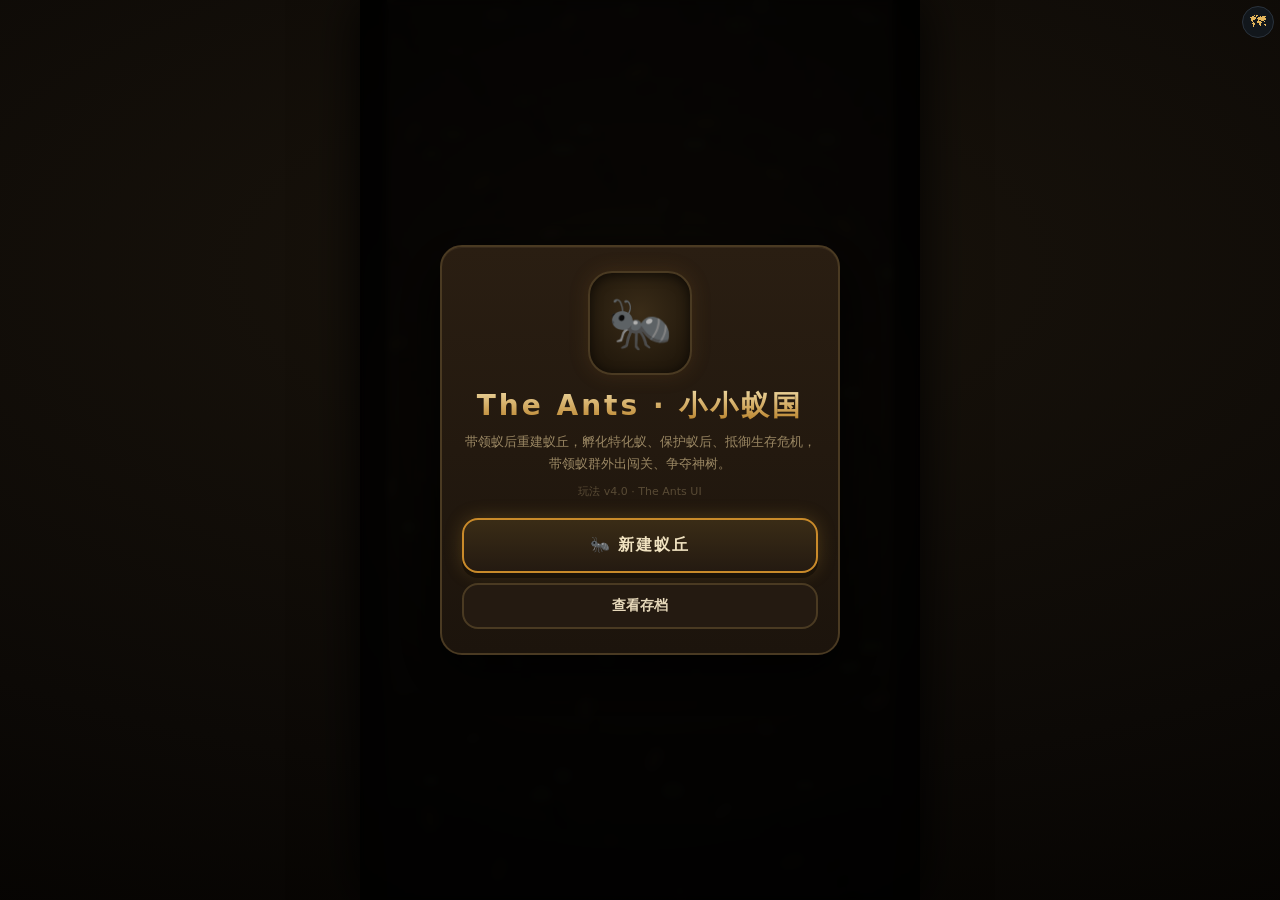
<file: index.html>
<!DOCTYPE html>
<html lang="zh-CN">
<head>
<meta charset="UTF-8" />
<meta name="viewport" content="width=device-width, initial-scale=1.0, maximum-scale=1.0, user-scalable=no, viewport-fit=cover" />
<link rel="stylesheet" href="style.css?v=55" />
<title>The Ants · 小小蚁国</title>
</head>
<body>
<div id="app">
  <header id="hud" class="hidden">
    <button id="btn-back" aria-label="返回">←</button>
    <div class="stat"><span class="ico">🌿</span><b id="hud-food">0</b><i id="hud-cap"></i></div>
    <div class="stat" id="hud-w"><span class="ico">🐜</span><b id="hud-worker">0</b><i id="hud-wcap"></i></div>
    <div class="stat" id="hud-s"><span class="ico">⚔️</span><b id="hud-soldier">0</b><i id="hud-scap"></i></div>
    <div class="stat" id="hud-b"><span class="ico">🧱</span><b id="hud-blocks">0</b></div>
    <div class="stat" id="hud-j"><span class="ico">🧪</span><b id="hud-jelly">0</b></div>
    <div class="stat" id="hud-l"><span class="ico">🥚</span><b id="hud-larva">0</b></div>
    <div class="stat" id="hud-extra"></div>
  </header>

  <main id="stage">
    <canvas id="cv"></canvas>
    <div id="toast" class="toast"></div>
    <div id="overlay" class="overlay hidden"><div class="overlay-card" id="overlay-card"></div></div>
    <div id="zoomctl" class="hidden">
      <button id="z-phel" aria-label="删除信息素" style="display:none">✕</button>
      <button id="z-in" aria-label="放大">＋</button>
      <button id="z-out" aria-label="缩小">－</button>
      <button id="z-reset" aria-label="复位">↺</button>
    </div>
    <button id="mapedit-entry" aria-label="地图编辑器" title="地图编辑器" onclick="location.href='map_editor.html'" style="position:fixed;top:6px;right:6px;z-index:50;width:32px;height:32px;border-radius:50%;background:rgba(20,26,33,.82);border:1px solid #2a333d;color:#e4b65c;font-size:16px;line-height:1;">🗺</button>
  </main>

  <nav id="bottom" class="hidden">
    <div id="bottom-content"></div>
  </nav>
</div>
<script src="maps/level-1-1.js?v=55"></script>
<script src="maps/level-1-2.js?v=55"></script>
<script src="maps/level-2-1.js?v=55"></script>
<script src="maps/level-2-2.js?v=55"></script>
<script src="game.js?v=55"></script>
</body>
</html>
</file>
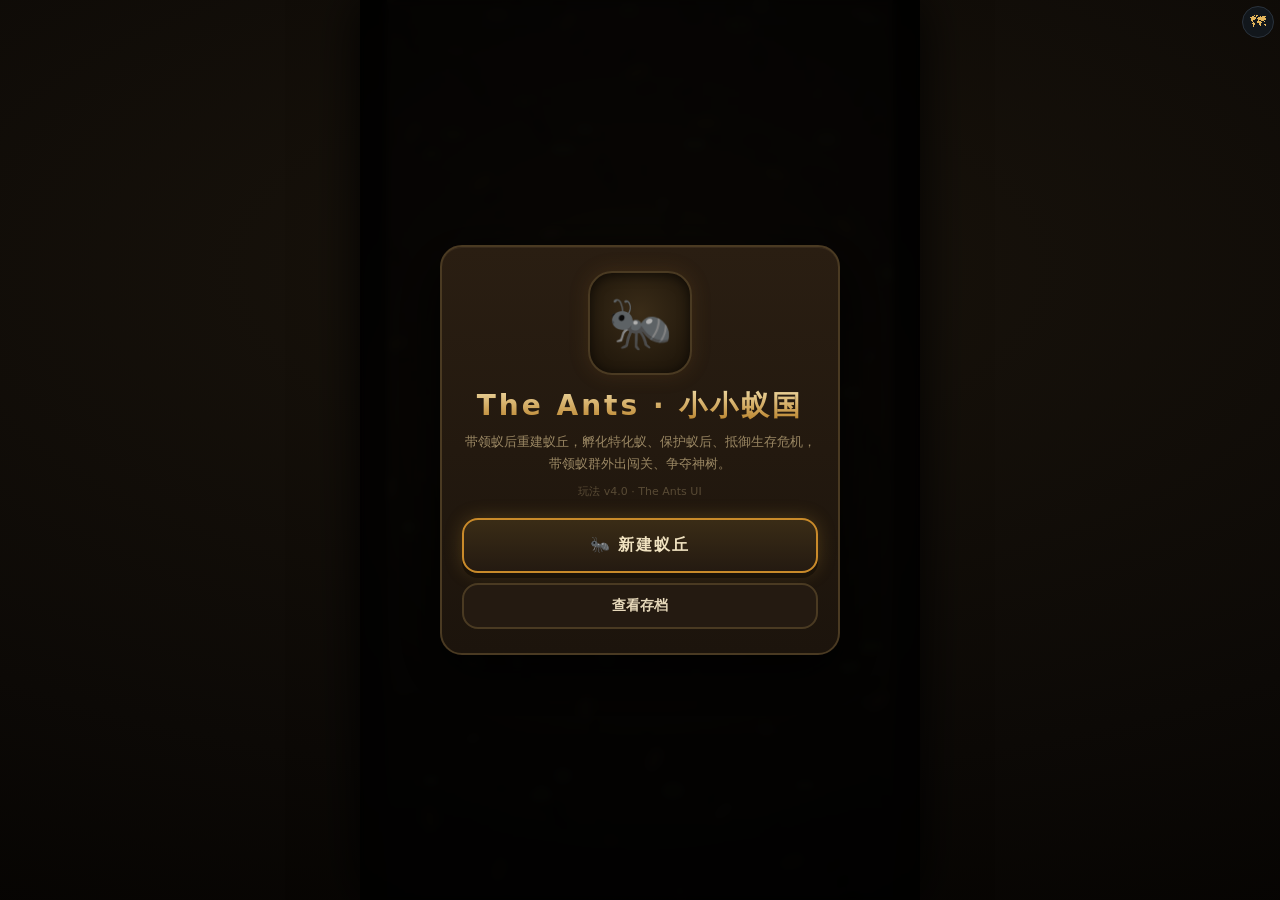
<file: ant-kingdom.html>
<!DOCTYPE html>
<html lang="zh-CN">
<head>
<meta charset="UTF-8" />
<meta name="viewport" content="width=device-width, initial-scale=1.0, maximum-scale=1.0, user-scalable=no, viewport-fit=cover" />
<style>
*{margin:0;padding:0;box-sizing:border-box;-webkit-tap-highlight-color:transparent;}
:root{
  --soil:#241a11;
  --page1:#15100a; --page2:#0c0906;
  --panel:#241a11; --panel2:#2e2114; --line:#4a3a22; --wood:#6a4f2a;
  --amber:#c98a2a; --amber2:#e0a845; --amber3:#8a5a18;
  --leaf:#6a7a3a; --leaf2:#4a5a28; --danger:#c04a3a;
  --ink:#e6d8ba; --muted:#9a8763;
}
html,body{height:100%;}
body{
  background:radial-gradient(120% 80% at 50% 30%,#1a140c 0%,#0c0906 70%,#060402 100%);
  background-attachment:fixed;
  color:var(--ink);
  font-family:"PingFang SC","Hiragino Sans GB","Microsoft YaHei","Nunito",system-ui,sans-serif;
  overflow:hidden; user-select:none; -webkit-user-select:none; overscroll-behavior:none; touch-action:manipulation;
}
#app{
  position:fixed; top:0; right:0; bottom:0; left:0; display:flex; flex-direction:column;
  max-width:560px; margin:0 auto; background:#14100b;
  padding-top:env(safe-area-inset-top); padding-bottom:env(safe-area-inset-bottom);
  box-shadow:0 0 50px rgba(0,0,0,.9);
}
.hidden{display:none !important;}

/* HUD（暗色资源条） */
#hud{
  display:flex; align-items:center; gap:6px; padding:8px 10px;
  background:linear-gradient(180deg,#241a11,#1a120a); border-bottom:1px solid var(--line);
  box-shadow:0 3px 12px rgba(0,0,0,.6); z-index:5; flex:0 0 auto;
}
.stat{
  display:flex; align-items:center; gap:3px; font-size:13px; line-height:1;
  padding:6px 8px; background:#2e2114; border:1px solid var(--line); border-radius:11px;
  color:var(--ink); white-space:nowrap; box-shadow:0 2px 4px rgba(0,0,0,.4);
}
.stat .ico{font-size:12px;}
.stat b{color:var(--amber2); font-weight:800;}
.stat i{font-style:normal; color:var(--muted); font-size:10px;}
#hud-extra{color:var(--muted); font-size:11px; margin-left:auto; font-weight:600;}
#btn-back{
  background:#2e2114; color:var(--ink); border:1px solid var(--line); border-radius:11px;
  width:34px; height:34px; font-size:16px; cursor:pointer; flex:0 0 auto;
  box-shadow:0 2px 4px rgba(0,0,0,.5);
}
#btn-back:active{transform:scale(.92);}

/* stage */
#stage{position:relative; flex:1 1 auto; min-height:0; overflow:hidden; background:#0a0704;}
#cv{display:block; width:100%; height:100%; touch-action:none;}
/* 地图缩放控件 */
#zoomctl{position:absolute; right:8px; bottom:10px; display:flex; flex-direction:column; gap:6px; z-index:6;}
#zoomctl button{width:34px; height:34px; border-radius:50%; border:1.5px solid rgba(201,130,26,.5); background:rgba(20,14,8,.82); color:#e8d4a8; font-size:17px; line-height:1; cursor:pointer; padding:0; box-shadow:0 2px 6px rgba(0,0,0,.5);}
#zoomctl button:active{background:rgba(60,44,20,.92);}
#z-phel{border-color:rgba(220,90,70,.75); color:#f2cab6; background:rgba(44,14,10,.86); font-size:15px;}
#z-phel:active{background:rgba(80,26,18,.95);}

.toast{
  position:absolute; left:50%; top:12%; transform:translate(-50%,-6px);
  background:rgba(15,10,6,.92); border:1px solid var(--amber3); color:#e0b860;
  font-size:13px; font-weight:700; padding:8px 16px; border-radius:20px; opacity:0; pointer-events:none;
  transition:opacity .22s, transform .22s; white-space:nowrap; z-index:8;
  box-shadow:0 4px 16px rgba(0,0,0,.6);
}
.toast.show{opacity:1; transform:translate(-50%,0);}

/* overlay（暗卡片） */
.overlay{
  position:absolute; top:0; right:0; bottom:0; left:0; display:flex; align-items:center; justify-content:center;
  background:rgba(0,0,0,.66); backdrop-filter:blur(3px); z-index:20; padding:16px;
}
.overlay-card{
  width:min(400px,96%); max-height:90%; overflow-y:auto; text-align:center; padding:24px 20px;
  background:linear-gradient(180deg,#2a1e12,#1c140c); border:2px solid var(--line); border-radius:22px;
  box-shadow:0 20px 50px rgba(0,0,0,.8), inset 0 1px 0 rgba(255,220,160,.06);
}
.overlay-card h1{
  font-size:28px; letter-spacing:3px; margin-bottom:6px; font-weight:900;
  background:linear-gradient(180deg,#f0dca8,#b57a1e); -webkit-background-clip:text; background-clip:text; color:transparent;
}
.overlay-card h2{font-size:20px; color:var(--amber2); margin-bottom:10px; letter-spacing:1px; font-weight:800;}
.overlay-card .sub{color:var(--muted); font-size:13px; line-height:1.7; margin-bottom:16px;}
.overlay-card .art{
  width:104px; height:104px; margin:0 auto 12px; border-radius:24px;
  background:radial-gradient(circle at 50% 40%,#3a2c18,#1a1208); border:2px solid var(--line);
  display:flex; align-items:center; justify-content:center; font-size:52px;
  box-shadow:inset 0 2px 12px rgba(0,0,0,.6), 0 0 20px rgba(150,100,40,.2);
}
.big-btn{
  display:block; width:100%; padding:15px; margin-top:10px;
  background:linear-gradient(180deg,#3a2c16,#241a11); color:#f0e2c0; border:2px solid var(--amber); border-radius:16px;
  font-size:16px; font-weight:900; letter-spacing:2px; cursor:pointer;
  box-shadow:0 5px 0 #1a1208, 0 0 18px rgba(200,150,50,.25);
}
.big-btn:active{transform:translateY(3px); box-shadow:0 2px 0 #1a1208;}
.ghost-btn{
  display:block; width:100%; padding:12px; margin-top:10px; background:#241a11;
  color:var(--ink); border:2px solid var(--line); border-radius:16px; font-size:14px; font-weight:700; cursor:pointer;
}
.ghost-btn:active{transform:scale(.98);}

/* lists（保存 / 关卡 / 升级） */
.list{display:flex; flex-direction:column; gap:9px; margin-bottom:6px;}
.row-item{
  display:flex; align-items:center; gap:12px; padding:12px 14px; text-align:left;
  background:#241a11; border:2px solid var(--line); border-radius:15px; cursor:pointer;
  box-shadow:0 2px 6px rgba(0,0,0,.5);
}
.row-item:active{transform:scale(.985);}
.row-item.locked{opacity:.4; pointer-events:none;}
.row-item .dot{width:22px;height:22px;border-radius:50%; flex:0 0 auto; border:2px solid rgba(0,0,0,.4);}
.row-item .r-info{flex:1; min-width:0;}
.row-item .r-name{font-size:14px; color:var(--ink); white-space:nowrap; overflow:hidden; text-overflow:ellipsis; font-weight:700;}
.row-item .r-sub{font-size:11px; color:var(--muted); margin-top:2px;}
.row-item .r-tag{font-size:13px; color:var(--amber2); font-weight:800;}

/* color picker */
.swatches{display:flex; flex-wrap:wrap; gap:14px; justify-content:center; margin:14px 0 6px;}
.swatch{
  width:58px; height:58px; border-radius:18px; border:3px solid rgba(0,0,0,.5);
  cursor:pointer; position:relative; box-shadow:0 3px 6px rgba(0,0,0,.5);
}
.swatch.active{border-color:var(--amber2); box-shadow:0 0 16px rgba(200,150,50,.5);}
.swatch span{position:absolute; bottom:-18px; left:0; right:0; font-size:10px; color:var(--muted);}

/* bottom panel（暗色底部操作栏） */
#bottom{
  flex:0 0 auto; background:linear-gradient(180deg,#241a11,#1a120a);
  border-top:1px solid var(--line); padding:8px 10px calc(8px + env(safe-area-inset-bottom));
  z-index:6; max-height:42vh; overflow-y:auto; color:var(--ink);
  box-shadow:0 -4px 16px rgba(0,0,0,.5);
}
.panel-row{display:flex; gap:6px; margin-bottom:6px;}
.panel-row:last-child{margin-bottom:0;}
.pbtn{
  flex:1; min-width:0; display:flex; flex-direction:column; align-items:center; justify-content:center;
  background:#241a11; border:1.5px solid var(--line); border-radius:13px;
  color:var(--ink); cursor:pointer; padding:7px 4px; gap:1px;
  box-shadow:0 2px 4px rgba(0,0,0,.4);
}
.pbtn:active{transform:scale(.97);}
.pbtn.disabled{filter:grayscale(.6) brightness(.75); opacity:.5;}
.pbtn .p-ico{font-size:15px; line-height:1;}
.pbtn .p-nm{font-size:10px; white-space:nowrap; font-weight:700; color:var(--ink);}
.pbtn .p-cost{font-size:9px; color:var(--muted);}
.pbtn.active{background:linear-gradient(180deg,#5a4420,#3a2a12); border-color:var(--amber); box-shadow:0 0 14px rgba(200,150,50,.4);}
.pbtn.active .p-nm{color:#f0e2c0;}
.pbtn.active .p-cost{color:var(--amber2);}
.panel-row.main-tabs{margin-top:4px;}
.pbtn.mtab{padding:9px 4px;}
.pbtn.mtab .p-ico{font-size:17px;}
.pbtn.mtab .p-nm{font-size:12px; font-weight:800;}
.pbtn.mtab.active{background:linear-gradient(180deg,#5a4420,#3a2a12); border-color:var(--amber); color:#f0e2c0; box-shadow:0 0 14px rgba(200,150,50,.4);}

/* squad row */
.squads{display:flex; gap:6px;}
.sq{
  flex:1; padding:8px 0; background:#241a11; border:1.5px solid var(--line); border-radius:13px;
  color:var(--muted); font-size:14px; font-weight:800; cursor:pointer; position:relative;
}
.sq.active{background:linear-gradient(180deg,#5a4420,#3a2a12); color:#f0e2c0; border-color:var(--amber);}
.sq .sq-n{position:absolute; top:2px; right:4px; font-size:8px; font-weight:400; color:var(--muted);}
.sq.on{box-shadow:inset 0 -3px 0 rgba(200,150,50,.55);}

.sq-opts{display:flex; gap:6px; align-items:stretch;}
.tog{
  flex:1; display:flex; align-items:center; justify-content:center; gap:4px; padding:7px 4px;
  background:#241a11; border:1.5px solid var(--line); border-radius:13px; color:var(--muted);
  font-size:11px; font-weight:700; cursor:pointer;
}
.tog.on{background:#2e3a1e; border-color:#6a8a3a; color:#bcd08a;}
.tog.off{background:#3a1e18; border-color:#a04a3a; color:#d08a7a;}
.maxctl{display:flex; align-items:center; gap:4px; background:#241a11; border:1.5px solid var(--line); border-radius:13px; padding:2px 4px;}
.maxctl button{width:22px;height:24px;background:#2e2114;border:1px solid var(--line);border-radius:8px;color:var(--ink);cursor:pointer;font-size:12px;font-weight:800;}
.maxctl span{font-size:11px; color:var(--muted); min-width:30px; text-align:center; font-weight:700;}

.hint{font-size:10px; color:var(--muted); text-align:center; margin-top:5px; line-height:1.5;}

/* upgrade panel（暗卡片） */
.upg-list{display:flex; flex-direction:column; gap:8px;}
.upg{display:flex; align-items:center; gap:10px; padding:10px 12px; background:#241a11; border:1.5px solid var(--line); border-radius:14px;}
.upg .u-info{flex:1; text-align:left;}
.upg .u-name{font-size:13px; font-weight:700; color:var(--ink);}
.upg .u-sub{font-size:11px; color:var(--muted); margin-top:2px;}
.upg button{padding:8px 12px; border-radius:10px; border:2px solid var(--amber); background:linear-gradient(180deg,#3a2c16,#241a11); color:#f0e2c0; font-size:12px; font-weight:800; cursor:pointer;}
.upg button:disabled{opacity:.4;}

/* 章节分组头 */
.chap-hd{font-size:12px; font-weight:800; color:#c9821a; letter-spacing:1px; padding:12px 4px 5px; text-align:left;}
.chap-hd:first-child{padding-top:2px;}
.row-item.locked{opacity:.42;}

</style>
<title>The Ants · 小小蚁国</title>
</head>
<body>
<div id="app">
  <header id="hud" class="hidden">
    <button id="btn-back" aria-label="返回">←</button>
    <div class="stat"><span class="ico">🌿</span><b id="hud-food">0</b><i id="hud-cap"></i></div>
    <div class="stat" id="hud-w"><span class="ico">🐜</span><b id="hud-worker">0</b><i id="hud-wcap"></i></div>
    <div class="stat" id="hud-s"><span class="ico">⚔️</span><b id="hud-soldier">0</b><i id="hud-scap"></i></div>
    <div class="stat" id="hud-b"><span class="ico">🧱</span><b id="hud-blocks">0</b></div>
    <div class="stat" id="hud-j"><span class="ico">🧪</span><b id="hud-jelly">0</b></div>
    <div class="stat" id="hud-l"><span class="ico">🥚</span><b id="hud-larva">0</b></div>
    <div class="stat" id="hud-extra"></div>
  </header>

  <main id="stage">
    <canvas id="cv"></canvas>
    <div id="toast" class="toast"></div>
    <div id="overlay" class="overlay hidden"><div class="overlay-card" id="overlay-card"></div></div>
    <div id="zoomctl" class="hidden">
      <button id="z-phel" aria-label="删除信息素" style="display:none">✕</button>
      <button id="z-in" aria-label="放大">＋</button>
      <button id="z-out" aria-label="缩小">－</button>
      <button id="z-reset" aria-label="复位">↺</button>
    </div>
    <button id="mapedit-entry" aria-label="地图编辑器" title="地图编辑器" onclick="location.href='map_editor.html'" style="position:fixed;top:6px;right:6px;z-index:50;width:32px;height:32px;border-radius:50%;background:rgba(20,26,33,.82);border:1px solid #2a333d;color:#e4b65c;font-size:16px;line-height:1;">🗺</button>
  </main>

  <nav id="bottom" class="hidden">
    <div id="bottom-content"></div>
  </nav>
</div>

<script>
// 地图 ' 1-1'（由地图编辑器导出）
window.ANT_MAPS = window.ANT_MAPS || {};
window.ANT_MAPS['1-1'] = {
  layout: [
    '###################.###########.....',
    '#.............................#......',
    '#.............................#..... .',
    '#.............................#......',
    '#.............................#......',
    '#.............................#.....',
    '#.............................#......',
    '#.............................#.......',
    '#..........lllll....lllll.....#.......',
    '#.........lu.u.l...lu...l.....#.....',
    '#.........l....ul..llu..ul....#......',
    '#........lu.uu.ul..lu.u..l....#.....',
    '#.........l...u.l...l.u..l....#......',
    '#.........llllll...llllll.....#.....',
    '#.............................#.....',
    '#.................lllll.......#.....',
    '#...........llll..lfBBl.......#.......',
    '#..........lfbbl..llfl........#.......',
    '#...........llfbl...ll........#......',
    '#............lbl..............#......',
    '#.............ll..............#.......',
    '#........................ll...#......',
    '#........................lll..#......',
    '#...ll...ll.........ll..lwwl..#......',
    '#...lwl..lwl...QQ...lwl..lll..#......',
    '#..lwwl.lwwl..QQQ..lwwl.......#......',
    '#...lll..lll...QQ...lll.......#.....',
    '#.............................#.....',
    '#.................ll..........#......',
    '#................lwl..........#.....',
    '#..........lll...lwwl.........#.....',
    '#.........lbbl...lll..........#..... .',
    '#..........lll................#.......',
    '#.............................#.....',
    '###############################.....'
  ]
};

</script>

<script>
/* ============================================================
 * 地图 1.2 · 第一章 第二关「清剿」专属地下地图
 * 地形更长、边缘带基岩“牙齿”，土体里还嵌几块孤立基岩岛；
 * 敌人比 1.1 更多更散，食物与面包虫/鼠妇穿插。
 *
 * 15×15 网格（第 8 行第 8 列 = 蚁后中心），字符含义：
 *   # 基岩（不可挖）   . 土（可挖）
 *   s 蜘蛛  b 甲虫  B 成年甲虫（埋藏敌人，挖到才钻出）
 *   w 面包虫  u 鼠妇（不攻击、可吃的资源，埋藏）
 *   f 泥土食物（埋藏）
 *   Q 蚁后巢（7 格，游戏启动时固定生成，无需在此放置）
 * ============================================================ */
window.ANT_MAPS = window.ANT_MAPS || {};
window.ANT_MAPS['1-2'] = {
  layout: [
    '       #..s..##',
    '      #..b..B.#',
    '     #.s...f..#',
    '    #.b..#..b.#',
    '   #.s..w..B..#',
    '  #.b..f.b..#.#',
    ' #.s...QQ.f...#',
    '#.u.B.QQQ..f..#',
    '#..b..QQ.wf..#',
    '##.s..#.b..f.',
    '###.b.w.B.##',
    '####.s.f.b.',
    '####.b.B.#',
    '#####.sf.',
    '####wb.#'
  ],
};

</script>

<script>
/* ============================================================
 * 地图 2.1 · 第二章 第一关「登上地表」专属地下地图
 * 纵向洞道形（上下窄、中段宽），顶部留出空间给上爬的竖井；
 * 敌人少、食物/面包虫多，便于造孵化室并冲出地表。
 * （地表层与竖井由游戏按本关 surface 参数生成，不在此文件。）
 *
 * 15×15 网格（第 8 行第 8 列 = 蚁后中心），字符含义：
 *   # 基岩（不可挖）   . 土（可挖）
 *   s 蜘蛛  b 甲虫  B 成年甲虫（埋藏敌人，挖到才钻出）
 *   w 面包虫  u 鼠妇（不攻击、可吃的资源，埋藏）
 *   f 泥土食物（埋藏）
 *   Q 蚁后巢（7 格，游戏启动时固定生成，无需在此放置）
 * ============================================================ */
window.ANT_MAPS = window.ANT_MAPS || {};
window.ANT_MAPS['2-1'] = {
  layout: [
    '       ##...###',
    '      ##..f..##',
    '     ###.f...##',
    '    ###.w.....#',
    '   ####...b..##',
    '  ####.f...s.##',
    ' ####.fQQ...u.#',
    '####s.QQQ...b.#',
    '####..QQ.fw...',
    '#####...f..b.',
    '#####..B....',
    '######..f..',
    '######..u.',
    '#######f.',
    '#######.'
  ],
};

</script>

<script>
/* ============================================================
 * 地图 2.2 · 第二章 第二关「地表清剿」专属地下地图
 * 中央大洞 + 四周基岩拱形，食物铺得最开，敌人中等；
 * 为地表清剿储备资源。
 * （地表层与竖井由游戏按本关 surface 参数生成，不在此文件。）
 *
 * 15×15 网格（第 8 行第 8 列 = 蚁后中心），字符含义：
 *   # 基岩（不可挖）   . 土（可挖）
 *   s 蜘蛛  b 甲虫  B 成年甲虫（埋藏敌人，挖到才钻出）
 *   w 面包虫  u 鼠妇（不攻击、可吃的资源，埋藏）
 *   f 泥土食物（埋藏）
 *   Q 蚁后巢（7 格，游戏启动时固定生成，无需在此放置）
 * ============================================================ */
window.ANT_MAPS = window.ANT_MAPS || {};
window.ANT_MAPS['2-2'] = {
  layout: [
    '       #.f..b##',
    '      #.s..f..#',
    '     #.b..w..B#',
    '    #.f..b..b.#',
    '   #.s..f..B.u#',
    '  #.f..b..w.f.#',
    ' #.B...QQ#.b..#',
    '#.f..sQQQB..b.#',
    '#...w.QQf..u.#',
    '##...b#.f..B.',
    '###.f..b.s..',
    '####.B#.f.b',
    '####..w.f.',
    '#####.bf.',
    '#####sf#'
  ],
};

</script>

<script>
/* =========================================================
   地下蚁国 · Ant Kingdom  (v3 - 家 / 六边形 / 信息素队伍)
   ========================================================= */
(function () {
  'use strict';

  const LW = 540, LH = 960, HEX = 30, SQ3 = Math.sqrt(3);
  const SAVE_KEY = 'antk_v3_homes';
  const LEVEL_RADIUS = 7, HOME_RADIUS = 6;

  const COLORS = [
    { name: '赤褐', body: '#7a2e18', dark: '#3a1408', head: '#8a3a1e' },
    { name: '琥珀', body: '#8a5a1e', dark: '#4a2e0a', head: '#a06a26' },
    { name: '青碧', body: '#1e6a6a', dark: '#0a3434', head: '#2a7a7a' },
    { name: '紫晶', body: '#5a2e7a', dark: '#2a1240', head: '#6a3a8a' },
    { name: '墨黑', body: '#35353f', dark: '#15151a', head: '#47474f' },
  ];

  const BUILD = {
    soldier: { name: '兵蚁孵化室', cost: 50, icon: '⚔' },
    worker: { name: '工蚁孵化室', cost: 5, icon: '🐜' },
    storage: { name: '食物储存区', cost: 5, icon: '🫙' },
    speed: { name: '加速方块', cost: 5, icon: '⚡' },
  };

  // 孵化方格生命周期：empty(工蚁取卵) → egg(卵) → larva(白幼虫) → pupa(黄蛹) → 羽化(耗食物)
  const HATCH_TIME = { empty: 1, egg: 2, larva: 2 };   // 总≈5秒孵化；蛹阶段需食物(不计时)
  function hatchCost(type, level) { const base = type === 'soldier' ? 5 : 2; return Math.round(base * (1 + 0.25 * ((level || 1) - 1))); }
  function hatchStatMul(level) { return 1 + 0.35 * ((level || 1) - 1); }   // 孵化方格升级→蚁更强
  function idleWorkers() { let n = 0; for (const a of S.ants) { if (a.hp <= 0 || a.kind !== 'worker') continue; if (a.carry > 0 || a.digKey) continue; n++; } return n; }
  const BUILD_KEYS = ['soldier', 'worker', 'storage', 'speed'];

  function storageCapOf(level) { return level >= 3 ? 50 : level === 2 ? 30 : 10; }
  function speedBonusOf(level) { return level >= 3 ? 0.3 : level === 2 ? 0.2 : 0.1; }
  function upgradeReq(nextLevel) { return nextLevel === 2 ? 6 : 12; }

  const LEVELS = [
    // 每关一张专属地图（maps/ 目录，按 mapId 加载）：基岩 + 定点埋藏；地图缺失时回退到随机埋入（buriedKinds/buriedFood）
    { chapter: '第一章 · 地下', name: '第一关', sub: '开掘', desc: '消灭威胁昆虫；面包虫/鼠妇和食物埋在土里（不攻击，可吃）；灰色基岩挖不动。', kind: 'clear', surface: false, mapId: '1-1',
      foodAmount: 30, foodRate: 12, foodMax: 24 },
    { chapter: '第一章 · 地下', name: '第二关', sub: '清剿', desc: '威胁更多，全部清掉；资源（面包虫/鼠妇/食物）也都在土里。', kind: 'clear', surface: false, mapId: '1-2',
      buriedKinds: ['spider', 'spider', 'beetle', 'beetle', 'adultBeetle', 'mealworm', 'sowbug', 'sowbug'], buriedFood: 10, foodAmount: 30, foodRate: 12, foodMax: 24 },
    // 第二章 · 冲出地表（引入地表层）
    { chapter: '第二章 · 冲出地表', name: '第一关', sub: '登上地表', desc: '打通竖井爬上地表，采集 30 食物。', kind: 'surface', surface: true, mapId: '2-1', forageGoal: 30, surfBugs: ['beetle', 'spider'],
      buriedKinds: [], buriedFood: 4, foodAmount: 30, foodRate: 12, foodMax: 20 },
    { chapter: '第二章 · 冲出地表', name: '第二关', sub: '地表清剿', desc: '清剿全部地表昆虫，并采集 40 食物。', kind: 'surface', surface: true, mapId: '2-2', forageGoal: 40, clearBugs: true, raid: true, surfBugs: ['spider', 'spider', 'beetle', 'beetle'],
      buriedKinds: [], buriedFood: 4, foodAmount: 30, foodRate: 12, foodMax: 20 },
  ];
  const CHAPTERS = Array.from(new Set(LEVELS.map(l => l.chapter)));

  // ① 地表层几何：巢穴在原点(0,0)，地表清地偏到“上方”(y 负)，靠竖井连通
  const SURF_C = { x: 0, y: -660 };   // 地表中心
  const SURF_R = 250;                 // 地表半径
  const SHAFT_S = { x: 0, y: SURF_C.y + SURF_R - 20 };  // 地表入口（靠近巢穴一侧）
  const SHAFT_U = { x: 0, y: -LEVEL_RADIUS * 1.5 * HEX - 6 }; // 地下竖井口（巢穴顶端）

  // ---------------- 六边形 ----------------
  const DIRS = [[1, 0], [1, -1], [0, -1], [-1, 0], [-1, 1], [0, 1]];
  function hkey(q, r) { return q + ',' + r; }
  function h2p(q, r) { return { x: HEX * SQ3 * (q + r / 2), y: HEX * 1.5 * r }; }
  function p2h(x, y) {
    const q = (SQ3 / 3 * x - 1 / 3 * y) / HEX;
    const r = (2 / 3 * y) / HEX;
    return hexRound(q, r);
  }
  function hexRound(q, r) {
    let x = q, z = r, y = -x - z;
    let rx = Math.round(x), ry = Math.round(y), rz = Math.round(z);
    const dx = Math.abs(rx - x), dy = Math.abs(ry - y), dz = Math.abs(rz - z);
    if (dx > dy && dx > dz) rx = -ry - rz; else if (dy > dz) ry = -rx - rz; else rz = -rx - ry;
    return { q: rx, r: rz };
  }
  function hdist(aq, ar, bq, br) {
    return (Math.abs(aq - bq) + Math.abs(ar - br) + Math.abs(aq + ar - bq - br)) / 2;
  }
  function inRadius(q, r, rad) { return hdist(q, r, 0, 0) <= rad; }

  // 地下蚁国式：不规则有机土壤区（边缘凹凸，不是正六边形；巢心始终可挖）
  function makeSoilFn(maxR, seed) {
    const s = (seed || 1) * 7 + 3;
    const p = [s % 6.283, (s * 2.71) % 6.283, (s * 4.13) % 6.283];
    return (q, r) => {
      const d = hdist(q, r, 0, 0);
      if (d <= 2) return true;
      if (d > maxR) return false;
      const wp = h2p(q, r);
      const ang = Math.atan2(wp.y, wp.x);
      const wob = Math.sin(ang * 3 + p[0]) * 0.5 + Math.sin(ang * 2 + p[1]) * 0.35 + Math.sin(ang * 5 + p[2]) * 0.25;
      const edge = maxR * (0.68 + 0.32 * wob);
      return d <= edge;
    };
  }
  function randSoilCell(soilFn, a, b) {
    for (let i = 0; i < 200; i++) { const c = randRing(a, b); if (!soilFn || soilFn(c[0], c[1])) return c; }
    return DIRS[Math.floor(Math.random() * 6)].map(v => v * 2);   // 兵心外环（hdist=2 保证是土）
  }

  // ---------------- 画布 / 输入 ----------------
  const canvas = document.getElementById('cv');
  const ctx = canvas.getContext('2d');
  let fit = { scale: 1, offX: 0, offY: 0 };
  let dpr = Math.min(window.devicePixelRatio || 1, 2.5);
  function resize() {
    const stage = document.getElementById('stage');
    let cssW = stage.clientWidth, cssH = stage.clientHeight;
    if (!cssW || !cssH) { cssW = window.innerWidth || 360; cssH = Math.max(window.innerHeight - 60, 300); } // 阶段高度塔了（iOS）时兑底
    dpr = Math.min(window.devicePixelRatio || 1, 2.5);
    canvas.width = Math.max(2, Math.round(cssW * dpr)); canvas.height = Math.max(2, Math.round(cssH * dpr));
    canvas.style.width = cssW + 'px'; canvas.style.height = cssH + 'px';
    const scale = Math.min(cssW / LW, cssH / LH);
    fit = { scale, offX: (cssW - LW * scale) / 2, offY: (cssH - LH * scale) / 2 };
  }
  window.addEventListener('resize', resize);
  window.addEventListener('orientationchange', function () { setTimeout(resize, 200); });
  function toLogical(cx, cy) {
    const r = canvas.getBoundingClientRect();
    return { x: (cx - r.left - fit.offX) / fit.scale, y: (cy - r.top - fit.offY) / fit.scale };
  }

  const view = { s: 1, cx: 270, cy: 470, ox: 0, oy: 0 };
  const TILT = 1;   // 平面 2D（俯视偏角关闭；若想恢复 2.5D 压迫感改回 0.7）
  function fitMap(radius) {
    const maxX = HEX * SQ3 * radius + HEX * SQ3 / 2;
    const maxY = HEX * 1.5 * radius + HEX;
    view.s = Math.min(520 / (2 * maxX), 700 / (2 * maxY));
    view.baseS = view.s;
    view.ox = 0; view.oy = 0; view.maxPan = Math.round(view.baseS * (radius * HEX * SQ3));
    view.cx = 270; view.cy = 470;
  }
  function w2s(x, y) { return { x: view.cx + view.ox + x * view.s, y: view.cy + view.oy + y * view.s * TILT }; }
  function s2w(x, y) { return { x: (x - view.cx - view.ox) / view.s, y: (y - view.cy - view.oy) / (view.s * TILT) }; }
  // 颜色明暗（amt -1..1，负数变暗）
  function shade(hex, amt) {
    const c = hex.replace('#', ''); const n = parseInt(c, 16);
    let r = (n >> 16) & 255, g = (n >> 8) & 255, b = n & 255;
    const f = amt < 0 ? 0 : 255, p = Math.abs(amt);
    r = Math.round(r + (f - r) * p); g = Math.round(g + (f - g) * p); b = Math.round(b + (f - b) * p);
    return 'rgb(' + r + ',' + g + ',' + b + ')';
  }
  // 缩放（以当前中心为锚点；baseS=1.0×，限幅 0.5×..3×）
  function zoomBy(f) { if (!view.baseS) view.baseS = view.s; view.s = Math.max(view.baseS * 0.5, Math.min(view.baseS * 3, view.s * f)); }
  function resetZoom() { view.s = view.baseS || view.s; view.ox = 0; view.oy = 0; }

  // ---------------- 音效 ----------------
  const Sfx = (function () {
    let a = null;
    function ensure() { if (!a) { try { a = new (window.AudioContext || window.webkitAudioContext)(); } catch (e) { } } return a; }
    function beep(f, d, t, v) {
      const ac = ensure(); if (!ac) return;
      const o = ac.createOscillator(), g = ac.createGain();
      o.type = t || 'sine'; o.frequency.value = f;
      g.gain.value = 0; g.gain.linearRampToValueAtTime(v || 0.05, ac.currentTime + 0.01);
      g.gain.exponentialRampToValueAtTime(0.0001, ac.currentTime + d);
      o.connect(g); g.connect(ac.destination); o.start(); o.stop(ac.currentTime + d + 0.02);
    }
    return {
      resume() { const ac = ensure(); if (ac && ac.state === 'suspended') ac.resume(); },
      tap() { beep(320, 0.08, 'triangle', 0.04); },
      build() { beep(280, 0.12, 'triangle', 0.06); },
      dig() { beep(160, 0.07, 'square', 0.04); },
      hit() { beep(110, 0.05, 'sawtooth', 0.03); },
      win() { beep(660, 0.15, 'sine', 0.07); setTimeout(() => beep(880, 0.25, 'sine', 0.07), 120); },
      lose() { beep(180, 0.4, 'sawtooth', 0.08); },
    };
  })();

  // ---------------- 存档 ----------------
  let homes = [];
  try { homes = JSON.parse(localStorage.getItem(SAVE_KEY) || '[]') || []; } catch (e) { homes = []; }
  homes.forEach(h => {
    if (!h.evolutions) h.evolutions = { hp: 0, atk: 0, speed: 0, carry: 0, bigSoldier: false };
    if (h.pointsSpent == null) h.pointsSpent = 0;
    if (h.surfaceFood == null) h.surfaceFood = 0;
    if (!Array.isArray(h.cleared)) h.cleared = [];
    while (h.cleared.length < LEVELS.length) h.cleared.push(false);
    if (!h.tiles) h.tiles = {};
  });
  function persist() { try { localStorage.setItem(SAVE_KEY, JSON.stringify(homes)); } catch (e) { } }

  function makeQueenTiles(tiles) {
    tiles[hkey(0, 0)] = { type: 'queen', level: 1 };
    for (const [dq, dr] of DIRS) tiles[hkey(dq, dr)] = { type: 'queen', level: 1 };
  }

  // 敌人名称（探查提示用）
  function enemyName(k) { const m = { mealworm: '面包虫', sowbug: '鼠妇', beetle: '甲虫', adultBeetle: '成年甲虫', spider: '蜘蛛', webSpider: '蛛丝蜘蛛', enemyAnt: '敌对蚁' }; return m[k] || k; }

  // 把静态敌人 + 泥土食物埋进土里（不是开局就在外面），玩家挖掘才钻出
  function plantBuried(st) {
    st.buried = {};
    const lv = st.lv || {};
    const kinds = lv.buriedKinds || [];
    const foodN = lv.buriedFood || 0;
    const foodAmt = lv.foodAmount || 30;
    const used = new Set();
    const put = (obj) => { for (let t = 0; t < 60; t++) { const [q, r] = randSoilCell(st.soil, 2, st.radius); const k = hkey(q, r); if (used.has(k)) continue; used.add(k); st.buried[k] = obj; return; } };
    for (const k of kinds) put({ enemy: k });
    for (let i = 0; i < foodN; i++) put({ food: foodAmt });
  }

  // 固定布局关：# 基岩 / s b B 埋敌人 / w u 面包虫鼠妇 / f 泥土食物；' '=void(无格)；Q 只作蚁后落点参考。
  // layout 来自 maps/ 里该关专属地图文件（window.ANT_MAPS[mapId].layout）。
  // 世界仍以蚁后(0,0)为中心：蚁后落点 = 所有 Q 的质心（无 Q 则取矩形中心）；(i,j) → (j-colQ, i-rowQ)。
  // 行可不等长（j≥行长的格子 = void）；地图实际格子集合存入 st.mapCells（无地图时保持六边形回退）。
  function plantLayout(st, layout) {
    st.buried = {};
    const foodAmt = (st.lv && st.lv.foodAmount) || 30;
    const R = layout.length;
    // 蚁后质心（Q 格平均）
    let si = 0, sj = 0, sq = 0;
    for (let i = 0; i < R; i++) for (let j = 0; j < layout[i].length; j++) if (layout[i][j] === 'Q') { si += i; sj += j; sq++; }
    const rowQ = sq ? Math.round(si / sq) : Math.floor(R / 2);
    const colQ = sq ? Math.round(sj / sq) : Math.floor(Math.max(...layout.map(r => r.length)) / 2);
    st.mapCells = new Set();
    let rad = 0;
    const lKeys = [];
    for (let i = 0; i < R; i++) {
      const row = layout[i];
      for (let j = 0; j < row.length; j++) {
        const ch = row[j];
        if (ch === ' ') continue;                       // void：无格
        const q = j - colQ, r = i - rowQ;
        const key = hkey(q, r);
        st.mapCells.add(key);
        if (ch === '#') st.tiles[key] = { type: 'rock' };
        else if (ch === 's') st.buried[key] = { enemy: 'spider' };
        else if (ch === 'b') st.buried[key] = { enemy: 'beetle' };
        else if (ch === 'B') st.buried[key] = { enemy: 'adultBeetle' };
        else if (ch === 'w') st.buried[key] = { enemy: 'mealworm' };
        else if (ch === 'u') st.buried[key] = { enemy: 'sowbug' };
        else if (ch === 'f') st.buried[key] = { food: foodAmt };
        else if (ch === 'l') lKeys.push(key);            // 空室：可挖土格，记为室界
        // '.'=土不建 tile；'Q'=蚁后落点参考（makeQueenTiles 在 (0,0) 建 7 格）
        const d = hdist(q, r, 0, 0); if (d > rad) rad = d;
      }
    }
    st.radius = Math.max(rad, 1);   // 视图适配/边缘逻辑用（取地图最大半径）
    if (lKeys.length) buildChambers(st, lKeys);
  }

  // 空室（l）：l 格连通成室；挖到任一 l 格→该室的 l 格 + 被围内部（土/埋藏）一次全开成通道、埋藏释放。
  // 被围内部 = 非 l 非基岩的地图格中，无法不穿 l/基岩 从“地图外(邻 void)”走到 的那部分。
  function buildChambers(st, lKeys) {
    const isCell = st.mapCells, isL = new Set(lKeys);
    const isRock = (k) => st.tiles[k] && st.tiles[k].type === 'rock';
    const neigh = (k) => { const p = k.split(','), q = +p[0], r = +p[1], out = [];
      for (const [dq, dr] of DIRS) { const nk = hkey(q + dq, r + dr); if (isCell.has(nk)) out.push(nk); } return out; };
    // 1) 被围内部：从“邻 void 的非 l 非岩格”泛洪（只穿非 l 非岩格）；未达到的非 l 非岩格 = 被围
    const reachable = new Set(); const seeds = [];
    for (const k of isCell) {
      if (isL.has(k) || isRock(k)) continue;
      // “外圈土”：邻 void（地图外）或邻基岩 → 泛洪起点（开放区）
      let outer = false;
      { const p = k.split(','), q = +p[0], r = +p[1];
        for (const [dq, dr] of DIRS) {
          const nk = hkey(q + dq, r + dr);
          if (!isCell.has(nk) || isRock(nk)) { outer = true; break; }
        } }
      if (outer) { reachable.add(k); seeds.push(k); }
    }
    while (seeds.length) {
      const k = seeds.shift();
      for (const nk of neigh(k)) { if (reachable.has(nk) || isL.has(nk) || isRock(nk)) continue; reachable.add(nk); seeds.push(nk); }
    }
    const enclosed = new Set();
    for (const k of isCell) if (!isL.has(k) && !isRock(k) && !reachable.has(k)) enclosed.add(k);
    // 2) 室 = l 的 6 连通块；只记录“被围内部”（不含 l 环本身）；挖到某 l 格时只开 那个 l + 内部
    st.chamberCell = {}; st.chamberInterior = {};
    const comp = {}; let cid = 0;
    for (const k of lKeys) {
      if (comp[k] !== undefined) continue;
      const stack = [k]; comp[k] = cid; const members = [];
      while (stack.length) { const c = stack.pop(); members.push(c);
        for (const nk of neigh(c)) if (isL.has(nk) && comp[nk] === undefined) { comp[nk] = cid; stack.push(nk); } }
      const interior = new Set(); const st2 = [...members];
      while (st2.length) { const c = st2.pop();
        for (const nk of neigh(c)) if (enclosed.has(nk) && !interior.has(nk)) { interior.add(nk); st2.push(nk); } }
      st.chamberInterior[cid] = [...interior];
      for (const m of members) st.chamberCell[m] = cid;
      cid++;
    }
  }

  // 挖到某 l 格 → 释放该空室：只开“被挖的那个 l + 被 l 围住的内部”（不把整圈 l 都爆），内部埋藏钻出；同一室只释放一次
  function releaseChamber(Sq, key) {
    const c = Sq.chamberCell && Sq.chamberCell[key];
    if (c === undefined || !Sq.chamberInterior) return;
    Sq.chamberReleased = Sq.chamberReleased || {};
    if (Sq.chamberReleased[c]) return;
    Sq.chamberReleased[c] = true;
    const interior = Sq.chamberInterior[c] || [];
    let opened = 0, foes = 0, foods = 0, res = 0;
    for (const ck of [key, ...interior]) {
      const t = Sq.tiles[ck];
      if (t && (t.type === 'queen' || t.type === 'rock')) continue;   // 不盖蚁后/基岩
      Sq.tiles[ck] = { type: 'tunnel', level: 1 };
      opened++;
      const b = Sq.buried[ck];
      if (!b) continue;
      delete Sq.buried[ck];
      const p = h2p(+ck.split(',')[0], +ck.split(',')[1]);
      if (b.enemy) { Sq.enemies.push(makeEnemy(b.enemy, p.x, p.y)); if (isThreat(b.enemy)) foes++; else res++; }
      else if (b.food) { Sq.foods.push({ x: p.x, y: p.y, amount: b.food }); foods++; }
    }
    Sfx.dig();
    toast('空室打开：' + opened + ' 格释放' + (foes ? ' · 钻出 ' + foes + ' 威胁' : '') + (res ? ' · ' + res + ' 面包虫/鼠妇' : '') + (foods ? ' · ' + foods + ' 食物' : ''), 1800);
  }

  // 该格是否属于本关地图（有专属地图 = mapCells；无地图回退六边形半径）
  function inMapCell(Sq, q, r) {
    if (!Sq) return false;
    if (Sq.mapCells) return Sq.mapCells.has(hkey(q, r));
    return inRadius(q, r, Sq.radius);
  }

  // 挖掘到一格 → 露出埋藏的敌人/食物
  function revealTile(key) {
    const b = S.buried && S.buried[key];
    if (!b) return;
    delete S.buried[key];
    const [q, r] = key.split(',').map(Number);
    const p = h2p(q, r);
    if (b.enemy) {
      S.enemies.push(makeEnemy(b.enemy, p.x, p.y));
      toast('泥土里钻出了：' + enemyName(b.enemy) + '！', 1500);
    } else if (b.food) {
      S.foods.push({ x: p.x + (Math.random() - 0.5) * 14, y: p.y + (Math.random() - 0.5) * 14, amount: b.food });
      toast('挖到泥土食物 +' + b.food, 1000);
    }
  }

  // 前线泥土：本身无建筑且邻接已挖区域（玩家下一步能挖到的土）
  function isFrontierSoil(key) {
    const [q, r] = key.split(',').map(Number);
    if (!inMapCell(S, q, r)) return false;
    const t = S.tiles[key];
    if (t && t.type !== 'dirt') return false;
    let adj = false;
    for (const [dq, dr] of DIRS) { const nt = S.tiles[hkey(q + dq, r + dr)]; if (nt && nt.type !== 'dirt' && nt.type !== 'rock') { adj = true; break; } }
    return adj;
  }

  // 探查：不剧透内容，只提示可挖掘
  function inspectSoil(key) {
    toast('泥土：用「挖地道」开通道（里面有什么，挖到才知道）', 1500);
    Sfx.tap();
  }

  function newHome(colorIdx) {
    const h = {
      id: Date.now().toString(36) + Math.floor(Math.random() * 1000).toString(36),
      name: '蚁丘 ' + (homes.length + 1),
      color: colorIdx,
      food: 35, digBlocks: 10, jelly: 0, pointsSpent: 0, surfaceFood: 0,
      evolutions: { hp: 0, atk: 0, speed: 0, carry: 0, bigSoldier: false },
      cleared: LEVELS.map(() => false),
      tiles: {},
    };
    makeQueenTiles(h.tiles);
    homes.push(h); persist();
    return h;
  }

  function homeStorage(h) {
    let cap = 70;
    for (const k in h.tiles) { const t = h.tiles[k]; if (t.type === 'storage') cap += storageCapOf(t.level); }
    return cap;
  }
  function homeForagers() { let n = 0; for (const k in home.tiles) { const t = home.tiles[k]; if (t.type === 'worker') n += t.level; } return Math.max(2, Math.min(10, 2 + n)); }
  function homeUpdate(dt) {
    if (!home) return;
    // 工蚁不自动搬地表食物；玩家点地表收取（见 handleHomeTap）
    home.forPhase = (home.forPhase || 0) + dt;
  }
  function homeTile(h, q, r) { return h.tiles[hkey(q, r)] || null; }
  function isDug(t) { return t && t.type !== 'dirt'; }
  function homeAdjacentDug(h, q, r) {
    for (const [dq, dr] of DIRS) { const t = homeTile(h, q + dq, r + dr); if (isDug(t)) return true; }
    return false;
  }
  function upgradePoints(h, q, r, type) {
    let p = 0;
    for (const [dq, dr] of DIRS) {
      const nt = homeTile(h, q + dq, r + dr); if (!nt) continue;
      if (nt.type === type) p++;
      else if (nt.type === 'speed') p++;
    }
    return p;
  }
  // 蚁群全局升级点数：同类建筑相邻 + 加速方块相邻，均计 1 点（每对只算一次）
  function colonyPoints(h) {
    let pts = 0;
    const seen = new Set();
    const skip = (t) => !t || t.type === 'dirt' || t.type === 'tunnel' || t.type === 'queen';
    for (const key in h.tiles) {
      const t = h.tiles[key]; if (skip(t)) continue;
      const [q, r] = key.split(',').map(Number);
      for (const [dq, dr] of DIRS) {
        const nk = hkey(q + dq, r + dr), nt = h.tiles[nk];
        if (skip(nt)) continue;
        const pair = key < nk ? key + '|' + nk : nk + '|' + key;
        if (seen.has(pair)) continue;
        seen.add(pair);
        if (t.type === nt.type) pts++;
        else if (t.type === 'speed' || nt.type === 'speed') pts++;
      }
    }
    return pts;
  }

  // ---------------- 界面状态 ----------------
  let screen = 'menu';          // menu | saves | color | home | levels | level
  let home = null;              // 当前“家”
  let S = null;                 // 关卡运行时
  let buildMode = null;         // 家/关卡 当前选中要建造的类型
  let colorPick = 0;
  let selectedHomeTile = null;  // {q,r}
  let pointerDown = false, downX = 0, downY = 0, downTime = 0, dragging = false;
  let longPressFired = false;   // 本次长按已触发面板（升级/拆除/删标记）→ 松手时不再当点按（免得队伍分配把面板顶掉）
  let lastMarkerPoint = null;
  let pressTimer = null;
  let digDrag = null;   // 拖拽画地道：{path:[key...], qr:[[q,r]...]}，按住拖动在已挖空间外沿画一条地道
  const pointers = new Map(); let pinchPrev = 0, gestureMax = 0, pinchPrevC = null, panStart = null, hintedPan = false;

  const hud = {
    root: document.getElementById('hud'),
    food: document.getElementById('hud-food'),
    cap: document.getElementById('hud-cap'),
    worker: document.getElementById('hud-worker'), wcap: document.getElementById('hud-wcap'), wwrap: document.getElementById('hud-w'),
    soldier: document.getElementById('hud-soldier'), scap: document.getElementById('hud-scap'), swrap: document.getElementById('hud-s'),
    blocks: document.getElementById('hud-blocks'), bwrap: document.getElementById('hud-b'),
    jelly: document.getElementById('hud-jelly'), jwrap: document.getElementById('hud-j'),
    larva: document.getElementById('hud-larva'), lwrap: document.getElementById('hud-l'),
    extra: document.getElementById('hud-extra'),
  };
  const bottom = document.getElementById('bottom');
  const bottomContent = document.getElementById('bottom-content');
  const overlay = document.getElementById('overlay');
  const overlayCard = document.getElementById('overlay-card');

  function showHUD(on) { hud.root.classList.toggle('hidden', !on); }
  function showBottom(on) { bottom.classList.toggle('hidden', !on); }
  function showZoom(on) { const z = document.getElementById('zoomctl'); if (z) z.classList.toggle('hidden', !on); }
  // “× 删信息素”按钮：仅在当前队有信息素点时显示（放在缩放列最上）
  let _phelBtn = null, _phelOn = null;
  function refreshPhelBtn() {
    if (!_phelBtn) _phelBtn = document.getElementById('z-phel');
    if (!_phelBtn) return;
    const want = screen === 'level' && S && S.squads && S.squads[S.selSquad] && S.squads[S.selSquad].marker;
    if (want !== _phelOn) { _phelOn = want; _phelBtn.style.display = want ? '' : 'none'; }
  }
  function hideOverlay() { overlay.classList.add('hidden'); if (screen === 'home' || screen === 'level') showBottom(true); }
  function showOverlay(html) { overlayCard.innerHTML = html; overlay.classList.remove('hidden'); showBottom(false); }
  function setHudExtra(t) { hud.extra.textContent = t || ''; }

  let toastTimer = null;
  const toastEl = document.getElementById('toast');
  function toast(msg, ms) {
    toastEl.textContent = msg;
    toastEl.classList.add('show');
    if (toastTimer) clearTimeout(toastTimer);
    toastTimer = setTimeout(() => toastEl.classList.remove('show'), ms || 1400);
  }

  // =========================================================
  //  首页 / 存档 / 选颜色
  // =========================================================
  function showMenu() {
    screen = 'menu'; home = null; S = null;
    showHUD(false); showBottom(false); showZoom(false);
    showOverlay(`
      <div class="art">🐜</div>
      <h1>The Ants · 小小蚁国</h1>
      <div class="sub">带领蚁后重建蚁丘，孵化特化蚁、保护蚁后、抵御生存危机，<br/>带领蚁群外出闯关、争夺神树。</div>
      <div class="sub" style="opacity:.45;font-size:11px;margin-top:-8px">玩法 v4.0 · The Ants UI</div>
      <button class="big-btn" id="btn-new">🐜 新建蚁丘</button>
      <button class="ghost-btn" id="btn-saves">查看存档</button>
    `);
    document.getElementById('btn-new').onclick = showColorPick;
    document.getElementById('btn-saves').onclick = showSaves;
  }

  function showSaves() {
    screen = 'saves';
    showZoom(false);
    let html = '<h2>查看存档</h2><div class="list">';
    if (!homes.length) html += '<div class="sub">还没有蚁丘。先创建一个吧。</div>';
    homes.forEach((h, i) => {
      const cleared = h.cleared.filter(Boolean).length;
      html += `<div class="row-item" data-i="${i}">
        <div class="dot" style="background:${COLORS[h.color].body}"></div>
        <div class="r-info"><div class="r-name">${h.name}</div>
        <div class="r-sub">食物 ${Math.floor(h.food)} · 蚁皇浆 ${Math.floor(h.jelly)} · 通关 ${cleared}/${LEVELS.length}</div></div>
        <div class="r-tag">载入 ›</div>
      </div>`;
    });
    html += '</div><button class="ghost-btn" id="ov-back">返回</button>';
    showOverlay(html);
    overlayCard.querySelectorAll('.row-item').forEach(el => {
      el.onclick = () => { enterHome(homes[parseInt(el.dataset.i, 10)]); };
    });
    document.getElementById('ov-back').onclick = showMenu;
  }

  function showColorPick() {
    screen = 'color'; colorPick = 0;
    showZoom(false);
    let sw = '';
    COLORS.forEach((c, i) => {
      sw += `<div class="swatch ${i === 0 ? 'active' : ''}" data-i="${i}" style="background:linear-gradient(145deg,${c.head},${c.dark})"><span>${c.name}</span></div>`;
    });
    showOverlay(`
      <h2>创建新蚁丘</h2>
      <div class="sub">选择蚁丘外观颜色（只影响你的蚂蚁外观，不影响地图、敌人或地块）。</div>
      <div class="swatches">${sw}</div>
      <div style="height:22px"></div>
      <button class="big-btn" id="btn-create">创建</button>
      <button class="ghost-btn" id="ov-back">返回</button>
    `);
    overlayCard.querySelectorAll('.swatch').forEach(el => {
      el.onclick = () => {
        colorPick = parseInt(el.dataset.i, 10);
        overlayCard.querySelectorAll('.swatch').forEach(x => x.classList.toggle('active', x === el));
      };
    });
    document.getElementById('btn-create').onclick = () => {
      const h = newHome(colorPick);
      enterHome(h);
      toast('已创建 ' + h.name, 1500);
    };
    document.getElementById('ov-back').onclick = showMenu;
  }

  // =========================================================
  //  家（六边形主基地）
  // =========================================================
  function enterHome(h) {
    if (!h || !h.tiles) h = newHome(0); // 存档损坏/home 为 null 时自动新建，不崩
    home = h; S = null; screen = 'home'; buildMode = null; selectedHomeTile = null;
    home.forPhase = 0;
    hideOverlay(); fitMap(HOME_RADIUS);
    showHUD(true); showBottom(true); showZoom(true); refreshPhelBtn();
    refreshHomeHUD(); refreshBottom();
  }
  function refreshHomeHUD() {
    hud.food.textContent = Math.floor(home.food); hud.cap.textContent = '/' + homeStorage(home);
    hud.blocks.textContent = home.digBlocks; hud.jelly.textContent = Math.floor(home.jelly);
    hud.bwrap.style.display = ''; hud.jwrap.style.display = '';
    hud.wwrap.style.display = 'none'; hud.swrap.style.display = 'none'; hud.lwrap.style.display = 'none';
    setHudExtra('蚁丘 · ' + home.name + ' · 地表 ' + Math.floor(home.surfaceFood || 0));
  }

  function homeBuildAt(q, r) {
    if (!buildMode) return;
    const t = homeTile(home, q, r);
    if (t && t.type === 'queen') { toast('蚁后室不能覆盖'); return; }
    if (!t || t.type === 'dirt') { toast('未挖的泥土不能直接建：先挖成通道，再在通道里建', 1800); return; }
    if (t.type !== 'tunnel') { toast('这里已经有建筑'); return; }
    const def = BUILD[buildMode];
    if (home.food < def.cost) { toast('食物不足（需 ' + def.cost + '）'); return; }
    home.food -= def.cost;
    home.tiles[hkey(q, r)] = { type: buildMode, level: 1 };
    Sfx.build();
    refreshHomeHUD(); refreshBottom();
  }
  function homeDigAt(q, r) {
    const t = homeTile(home, q, r);
    if (t && t.type !== 'dirt') return;
    if (!exposedFace(home.tiles, q, r)) { toast('无暴露面：这块土没挨着已挖空间（通道/蚁巢/建筑），挖不了', 1600); return; }
    if (home.digBlocks <= 0) { toast('挖掘方块已用完（关卡奖励可获得）'); return; }
    home.digBlocks--;
    home.tiles[hkey(q, r)] = { type: 'tunnel', level: 1 };
    Sfx.dig(); refreshHomeHUD();
  }
  function openHomeTilePanel(q, r) {
    const t = homeTile(home, q, r);
    if (!t || t.type === 'dirt') return;
    if (t.type === 'queen') { toast('蚁后室：占据 7 格，无需升级', 1600); return; }
    if (t.type === 'tunnel') { toast('通道'); return; }
    const def = BUILD[t.type];
    const gen = colonyPoints(home);
    const spent = home.pointsSpent || 0;
    const pool = gen - spent;
    const maxed = t.level >= 3;
    const need = maxed ? 0 : upgradeReq(t.level + 1);
    const cost = def.cost;
    const canUp = !maxed && home.food >= cost && pool >= need;
    let effect = '';
    if (t.type === 'storage') effect = '储存上限 ' + storageCapOf(t.level) + (maxed ? '' : ' → ' + storageCapOf(t.level + 1));
    else if (t.type === 'speed') effect = '移速 +' + Math.round(speedBonusOf(t.level) * 100) + '%' + (maxed ? '' : ' → +' + Math.round(speedBonusOf(t.level + 1) * 100) + '%');
    else effect = '产出等级 ' + t.level;
    const refund = Math.round(def.cost * 0.7);
    showOverlay(`
      <h2>${def.name} Lv.${t.level}</h2>
      <div class="sub">${effect}<br/>可用升级点数 ${pool}（累计 ${gen}，已消耗 ${spent}）<br/>本次升级需 ${maxed ? '—' : need} 点 + ${cost} 食物</div>
      ${maxed ? '<div class="sub">已满级</div>' : `<button class="big-btn" id="ov-up" ${canUp ? '' : 'disabled'} style="${canUp ? '' : 'opacity:.45'}">升级 · 消耗 ${need} 点 + ${cost} 食物</button>`}
      <button class="ghost-btn" id="ov-dem">拆除 · 返还 ${refund} 食物（落到地表）</button>
      <button class="ghost-btn" id="ov-close">关闭</button>
    `);
    if (!maxed) {
      const b = document.getElementById('ov-up');
      b.onclick = () => {
        if (!canUp) return;
        home.food -= cost; home.pointsSpent = spent + need; t.level++;
        persist(); Sfx.build(); refreshHomeHUD(); hideOverlay(); refreshBottom();
        toast('升级成功（消耗 ' + need + ' 点）', 1100);
      };
    }
    document.getElementById('ov-dem').onclick = () => {
      delete home.tiles[hkey(q, r)];
      home.surfaceFood = (home.surfaceFood || 0) + refund;
      persist(); Sfx.dig(); hideOverlay(); refreshHomeHUD(); refreshBottom();
      toast('拆除 ' + def.name + '，返还 ' + refund + ' 食物到地表', 1500);
    };
    document.getElementById('ov-close').onclick = hideOverlay;
  }

  function refreshBottom() {
    if (screen === 'home') {
      let html = '<div class="panel-row">';
      BUILD_KEYS.forEach(k => {
        const d = BUILD[k], dis = home.food < d.cost;
        html += `<button class="pbtn ${buildMode === k ? 'active' : ''} ${dis ? 'disabled' : ''}" data-build="${k}">
          <span class="p-ico">${d.icon}</span><span class="p-nm">${d.name.replace('孵化室', '')}</span><span class="p-cost">${d.cost}</span></button>`;
      });
      html += '</div><div class="panel-row">';
      html += `<button class="pbtn" id="p-evo"><span class="p-ico">🧪</span><span class="p-nm">进化</span><span class="p-cost">蚁皇浆</span></button>`;
      html += `<button class="pbtn" id="p-go"><span class="p-ico">🚩</span><span class="p-nm">出发</span><span class="p-cost">选关</span></button>`;
      html += `<button class="pbtn" id="p-home"><span class="p-ico">🏠</span><span class="p-nm">存档列表</span><span class="p-cost"></span></button>`;
      html += '</div>';
      html += '<div class="hint">点泥土=挖掘（消耗挖掘方块）· 点建筑=升级 · 选建筑后可放置</div>';
      bottomContent.innerHTML = html;
      bottomContent.querySelectorAll('[data-build]').forEach(b => {
        b.onclick = () => { buildMode = (buildMode === b.dataset.build) ? null : b.dataset.build; Sfx.tap(); refreshBottom(); };
      });
      document.getElementById('p-evo').onclick = openEvolutions;
      document.getElementById('p-go').onclick = showLevels;
      document.getElementById('p-home').onclick = () => { persist(); showSaves(); };
    } else if (screen === 'level') {
      refreshLevelBottom();
    }
  }

  // 进化
  function openEvolutions() {
    const e = home.evolutions;
    const rows = [
      { k: 'hp', n: '生命强化', s: '蚂蚁血量 +20%/级', c: 5 + e.hp * 3 },
      { k: 'atk', n: '攻击强化', s: '蚂蚁攻击 +15%/级', c: 5 + e.atk * 3 },
      { k: 'speed', n: '速度强化', s: '移动速度 +8%/级', c: 5 + e.speed * 3 },
      { k: 'carry', n: '搬运强化', s: '单次搬运 +1/级', c: 6 + e.carry * 4 },
    ];
    let html = '<h2>进化</h2><div class="sub">蚁皇浆：' + Math.floor(home.jelly) + '</div><div class="upg-list">';
    for (const r of rows) {
      const maxed = e[r.k] >= 5;
      html += `<div class="upg"><div class="u-info"><div class="u-name">${r.n} Lv.${e[r.k]}</div><div class="u-sub">${r.s}</div></div>
        <button data-evo="${r.k}" ${(maxed || home.jelly < r.c) ? 'disabled' : ''}>${maxed ? '满' : r.c + '🧪'}</button></div>`;
    }
    const big = e.bigSoldier;
    html += `<div class="upg"><div class="u-info"><div class="u-name">解锁：大型兵蚁</div><div class="u-sub">兵蚁血量与攻击提升 40%</div></div>
      <button id="evo-big" ${big || home.jelly < 30 ? 'disabled' : ''}>${big ? '已解锁' : '30🧪'}</button></div>`;
    html += '</div><button class="ghost-btn" id="ov-close">关闭</button>';
    showOverlay(html);
    overlayCard.querySelectorAll('[data-evo]').forEach(b => {
      b.onclick = () => {
        const k = b.dataset.evo, row = rows.find(r => r.k === k);
        if (home.jelly < row.c) return;
        home.jelly -= row.c; e[k]++; persist(); Sfx.build(); openEvolutions();
      };
    });
    const bb = document.getElementById('evo-big');
    if (bb) bb.onclick = () => { if (home.jelly < 30 || e.bigSoldier) return; home.jelly -= 30; e.bigSoldier = true; persist(); Sfx.build(); openEvolutions(); };
    document.getElementById('ov-close').onclick = hideOverlay;
  }

  function showLevels() {
    let html = '<h2>选择关卡</h2><div class="list">';
    for (let i = 0; i < LEVELS.length; i++) {
      const lv = LEVELS[i];
      const locked = i > 0 && !home.cleared[i - 1];
      if (i === 0 || lv.chapter !== LEVELS[i - 1].chapter) html += `<div class="chap-hd">${lv.chapter}${lv.surface ? ' · 含地表' : ''}</div>`;
      html += `<div class="row-item ${locked ? 'locked' : ''}" data-lv="${i}">
        <div class="dot" style="background:${locked ? '#333' : '#c9821a'}"></div>
        <div class="r-info"><div class="r-name">${lv.name} · ${lv.sub}</div><div class="r-sub">${home.cleared[i] ? '已通关' : lv.desc}</div></div>
        <div class="r-tag">${locked ? '🔒' : (home.cleared[i] ? '✅' : '▶')}</div>
      </div>`;
    }
    html += '</div><button class="ghost-btn" id="ov-back">返回蚁丘</button>';
    showOverlay(html);
    overlayCard.querySelectorAll('.row-item').forEach(el => {
      if (el.classList.contains('locked')) return;
      el.onclick = () => startLevel(parseInt(el.dataset.lv, 10));
    });
    document.getElementById('ov-back').onclick = () => { hideOverlay(); enterHome(home); };
  }

  // =========================================================
  //  关卡
  // =========================================================
  // 读该关地图布局：优先 localStorage 自定义图（antmap_<mapId>，地图编辑器/手机保存），否则回退 maps/ 文件
  function getMapLayout(mapId) {
    try {
      const raw = localStorage.getItem('antmap_' + mapId);
      if (raw) { const o = JSON.parse(raw); if (o && Array.isArray(o.layout) && o.layout.length) return { layout: o.layout, custom: true, id: mapId }; }
    } catch (e) { /* 忽略坏数据 */ }
    const f = (window.ANT_MAPS || {})[mapId];
    return f ? { layout: f.layout, custom: false, id: mapId } : null;
  }

  function createLevel(idx) {
    const lv = LEVELS[idx];
    const mapDef = getMapLayout(lv.mapId);
    // 地图半径按专属地图文件自适应（奇数正方形 N×N → 半径 (N-1)/2）；无地图时用默认 7
    const Rm = (mapDef && mapDef.layout && mapDef.layout[0]) ? Math.floor(mapDef.layout[0].length / 2) : LEVEL_RADIUS;
    const st = {
      idx, lv, def: lv, radius: Rm, customMap: !!(mapDef && mapDef.custom), tiles: {},
      food: 35, larva: 0, larvaTimer: 0,
      queenHp: 500, queenMax: 500,
      ants: [], enemies: [], foods: [], corpses: [], webs: [], buried: {},
      squads: [], selSquad: 0, buildMode: null,
      zoneDesign: {}, zoneTimer: 1,   // 信息素组（物理隔离自动成组）：zoneDesign[隔离区签名]=小队槽
      manualSquad: {},   // 主巢孵化室手动指派到某队（覆盖默认Ⅰ）
      builtSoldier: 0, builtWorker: 0, harvested: 0,
      spawnAcc: 0, over: false, win: false, time: 0,
      raidTimer: 120, raidCount: 0, raidStolen: false, pointsSpent: 0, foodTimer: (lv.foodRate || 12),
      uiTab: 'build', viewLayer: 'under', pheromone: false,
    };
    makeQueenTiles(st.tiles);
    for (let i = 0; i < 5; i++) st.squads.push({ assigned: new Set(), marker: null, allowAttack: true, allowCarry: true });
    // 初始 7 只工蚁，默认分配到队伍 I
    const qp = h2p(0, 0);
    for (let i = 0; i < 7; i++) {
      st.ants.push(makeAnt('worker', qp.x + (Math.random() - 0.5) * 30, qp.y + (Math.random() - 0.5) * 30, 0));
    }
    if (lv.surface) for (let i = 0; i < 4; i++) st.ants.push(makeAnt('soldier', qp.x + (Math.random() - 0.5) * 24, qp.y + (Math.random() - 0.5) * 24, 0));
    // 敌人不再开局就出在面上；埋进泥土，玩家挖掘才钻出（照 地下蚁国）
    if (lv.kind === 'expand') spawnLevel2(st);   // 扩建关：地面铺食物（便于造孵化室）
    // 每关专属地图（maps/ 目录，按 mapId 加载）：基岩 + 定点埋藏；地图缺失时回退到随机埋入
    if (mapDef && mapDef.layout) plantLayout(st, mapDef.layout);
    else plantBuried(st);
    if (lv.surface) spawnSurface(st);              // ① 第二章：地表清地（食物 + 昆虫 + 竖井）
    return st;
  }

  function storageCapLevel(st) {
    let cap = 70;
    for (const k in st.tiles) { const t = st.tiles[k]; if (t.type === 'storage') cap += storageCapOf(t.level); }
    return cap;
  }
  function levelFoodCap(st) { return storageCapLevel(st); }

  function initStats() {
    // 从家读取进化加成
    const e = home ? home.evolutions : { hp: 0, atk: 0, speed: 0, carry: 0, bigSoldier: false };
    return {
      hpMul: 1 + 0.2 * e.hp,
      atkMul: 1 + 0.15 * e.atk,
      spdMul: 1 + 0.08 * e.speed,
      carryCap: 1 + e.carry,
      big: !!e.bigSoldier,
    };
  }

  function makeAnt(kind, x, y, squad) {
    const ev = initStats();
    const base = kind === 'soldier'
      ? { hp: 70, atk: 10, speed: 52 }
      : { hp: 25, atk: 3, speed: 42 };
    const bigMul = (kind === 'soldier' && ev.big) ? 1.4 : 1;
    return {
      kind, x, y, angle: -Math.PI / 2, squad,
      hp: base.hp * ev.hpMul * bigMul, maxhp: base.hp * ev.hpMul * bigMul,
      atk: base.atk * ev.atkMul * bigMul,
      speed: base.speed * ev.spdMul,
      carry: 0, carryCap: ev.carryCap,
      cd: 0, phase: Math.random() * 6, state: 'idle',
      homeQ: 0, homeR: 0,
    };
  }

  function spawnLevel1Enemies(st) {
    const kinds = ['mealworm', 'mealworm', 'mealworm', 'sowbug', 'sowbug', 'beetle', 'beetle', 'adultBeetle'];
    for (const k of kinds) {
      const [q, r] = randRing(5, 7);
      const p = h2p(q, r);
      st.enemies.push(makeEnemy(k, p.x, p.y));
    }
  }
  function spawnLevel2(st) {
    // 蜘蛛/蛛丝蜘蛛不再开局就在外面；埋进土里（plantBuried），玩家挖到才钻出
    // 蛛丝洞穴 = 地表食物巢（大量食物，供扩建），不自动钻出蛛丝蜘蛛
    for (let i = 0; i < 3; i++) {
      const [q, r] = randSoilCell(st.soil, 4, 7); const p = h2p(q, r);
      st.webs.push({ x: p.x, y: p.y, q, r, triggered: true });
      for (let j = 0; j < 8; j++) st.foods.push({ x: p.x + (Math.random() - 0.5) * 55, y: p.y + (Math.random() - 0.5) * 55, amount: 40 });
    }
    // 地面约 500 食物（便于扩建）
    for (let i = 0; i < 25; i++) { const [q, r] = randSoilCell(st.soil, 2, 7); const p = h2p(q, r); st.foods.push({ x: p.x + (Math.random() - 0.5) * 30, y: p.y + (Math.random() - 0.5) * 30, amount: 20 }); }
  }
  function randRing(a, b) {
    for (let i = 0; i < 40; i++) {
      const q = Math.floor(Math.random() * (b * 2 + 1)) - b;
      const r = Math.floor(Math.random() * (b * 2 + 1)) - b;
      const d = hdist(q, r, 0, 0);
      if (d >= a && d <= b) return [q, r];
    }
    return [b, 0];
  }

  function makeEnemy(kind, x, y) {
    const defs = {
      mealworm: { hp: 22, atk: 2, speed: 26, size: 0.9 },
      sowbug: { hp: 48, atk: 4, speed: 30, size: 1.0 },
      beetle: { hp: 75, atk: 8, speed: 30, size: 1.35 },
      adultBeetle: { hp: 170, atk: 14, speed: 26, size: 1.9 },
      spider: { hp: 95, atk: 12, speed: 62, size: 1.4 },
      webSpider: { hp: 90, atk: 30, speed: 60, size: 1.2 },
      enemyAnt: { hp: 42, atk: 6, speed: 56, size: 1.0 },
    };
    const d = defs[kind];
    return { kind, x, y, angle: 0, hp: d.hp, maxhp: d.hp, atk: d.atk, speed: d.speed, size: d.size, cd: 0, phase: Math.random() * 6, dead: false, steal: 0, zone: 'under' };
  }

  // ① 地表层：地下巢穴(原点) ↔ 地表清地(SURF_C)靠竖井连通
  function zoneOf(x, y) { return Math.hypot(x - SURF_C.x, y - SURF_C.y) < SURF_R + 40 ? 'surface' : 'under'; }

  function spawnSurface(st) {
    for (let i = 0; i < 10; i++) {
      const ang = Math.random() * 6.28, rad = 60 + Math.random() * (SURF_R - 100);
      const x = SURF_C.x + Math.cos(ang) * rad, y = SURF_C.y + Math.sin(ang) * rad * 0.7;
      st.foods.push({ x, y, amount: 40, surface: true });
    }
    const bugs = st.lv.surfBugs || ['beetle'];
    for (const k of bugs) {
      const e = makeEnemy(k, SURF_C.x + (Math.random() - 0.5) * SURF_R, SURF_C.y + (Math.random() - 0.5) * SURF_R * 0.7);
      e.zone = 'surface'; st.enemies.push(e);
    }
    st.shafts = { under: { x: 0, y: -st.radius * 1.5 * HEX - 6 }, surface: { x: SHAFT_S.x, y: SHAFT_S.y } };
  }

  function checkSurfaceWin() {
    if (!S || S.over || S.win) return;
    const lv = S.lv;
    if ((S.harvested || 0) < lv.forageGoal) return;
    if (lv.clearBugs && surfaceBugsLeft() > 0) return;
    winLevel();
  }

  function applyLayerView() {
    if (!S) return;
    view.cx = 270;
    if (!S._s0) S._s0 = view.s;                 // 记录 fitMap 基准缩放
    if (S.viewLayer === 'surface') {
      view.s = S._s0 * 1.5;                      // 地表放大看清实体
      view.cy = LH * 0.5 - SURF_C.y * view.s * TILT;
    } else {
      view.s = S._s0;                            // 地下：2D 平面取景
      view.cy = 470;
    }
    view.baseS = view.s; view.ox = 0; view.oy = 0;
    view.maxPan = Math.round(view.baseS * (S.radius * HEX * SQ3));
  }

  // 跨区移动：不同区先走到本区竖井口，到口后瞬移到对侧口
  function routeMove(a, tx, ty, spd, dt) {
    if (!S.shafts) { moveTo(a, tx, ty, spd, dt); return; }
    const za = zoneOf(a.x, a.y), zb = zoneOf(tx, ty);
    if (za === zb) { moveTo(a, tx, ty, spd, dt); return; }
    const g = za === 'under' ? S.shafts.under : S.shafts.surface;
    if (Math.hypot(g.x - a.x, g.y - a.y) > 10) moveTo(a, g.x, g.y, spd, dt);
    else { const o = za === 'under' ? S.shafts.surface : S.shafts.under; a.x = o.x; a.y = o.y; moveTo(a, tx, ty, spd, dt); }
  }

  function drawSurfaceGround() {
    // 地表清地（暗苔绿、可看得清；边缘渐黑 + 2.5D 压扁椭圆）
    const g = ctx.createRadialGradient(SURF_C.x, SURF_C.y, 30, SURF_C.x, SURF_C.y, SURF_R + 60);
    g.addColorStop(0, 'rgba(64,86,40,.72)'); g.addColorStop(0.6, 'rgba(44,60,28,.4)'); g.addColorStop(1, 'rgba(0,0,0,0)');
    ctx.fillStyle = g; ctx.beginPath(); ctx.ellipse(SURF_C.x, SURF_C.y, SURF_R + 60, (SURF_R + 60) * TILT, 0, 0, 7); ctx.fill();
    // 地面纹理（斑点，去饱和）
    ctx.fillStyle = 'rgba(0,0,0,.18)';
    for (let i = 0; i < 40; i++) { const a = i * 1.7, r = (i * 37) % SURF_R; const x = SURF_C.x + Math.cos(a) * r, y = SURF_C.y + Math.sin(a) * r * 0.7; ctx.beginPath(); ctx.ellipse(x, y, 7, 4, a, 0, 7); ctx.fill(); }
    // 竖井口（地表侧）
    if (S.shafts) {
      const s2 = S.shafts.surface;
      ctx.fillStyle = '#0d0804'; ctx.beginPath(); ctx.ellipse(s2.x, s2.y, 18, 12, 0, 0, 7); ctx.fill();
      ctx.strokeStyle = 'rgba(210,180,110,.7)'; ctx.lineWidth = 2; ctx.beginPath(); ctx.ellipse(s2.x, s2.y, 18, 12, 0, 0, 7); ctx.stroke();
      ctx.fillStyle = 'rgba(230,210,175,.95)'; ctx.font = 'bold 10px system-ui'; ctx.textAlign = 'center'; ctx.fillText('↕ 竖井', s2.x, s2.y - 16);
    }
    // 标题
    ctx.fillStyle = 'rgba(210,195,160,.75)'; ctx.font = '11px system-ui'; ctx.textAlign = 'center';
    ctx.fillText('— 地表（采集 / 清剿）—', SURF_C.x, SURF_C.y - (SURF_R + 40));
  }

  function startLevel(idx) {
    if (!home) home = newHome(0); // 无蚁丘时兑底
    Sfx.resume();
    S = createLevel(idx);
    screen = 'level'; buildMode = null; selectedHomeTile = null;
    hideOverlay(); fitMap(S.radius); applyLayerView();
    showHUD(true); showBottom(true); showZoom(true);
    hud.larva.parentElement.style.display = '';
    refreshLevelHUD(); refreshBottom();
    toast(S.lv.sub + '：' + S.lv.desc, 2400);
    setTimeout(() => { if (screen === 'level') toast('底部选建筑 → 点巢穴旁空地建孵化室', 2400); }, 1200);
    setTimeout(() => { if (screen === 'level') toast('选中队伍 → 点孵化室分配 → 点/拖动地图放信息素点（只保留最新）', 3200); }, 3600);
  }

  function isThreat(k) { return k && k !== 'mealworm' && k !== 'sowbug'; }
  function threatsLeft() { let n = 0; for (const e of S.enemies) if (isThreat(e.kind)) n++; for (const k in S.buried) if (S.buried[k] && isThreat(S.buried[k].enemy)) n++; return n; }
  function surfaceBugsLeft() { return S.enemies.filter(e => e.zone === 'surface').length; }
  function levelObjectiveText() {
    const lv = S.lv;
    if (lv.kind === 'forage') return '储备食物 ' + Math.floor(S.harvested || 0) + '/' + lv.forageGoal + '（挖土找食物/面包虫/鼠妇，它们不攻击）';
    if (lv.kind === 'clear') return '威胁 ' + threatsLeft() + '（挖土钻出，面包虫/鼠妇不在此计）';
    if (lv.kind === 'expand') return '兵蚁孵化室 ' + S.builtSoldier + '/' + lv.needS + ' · 工蚁 ' + S.builtWorker + '/' + lv.needW;
    if (lv.kind === 'surface') return '采集食物 ' + Math.floor(S.harvested || 0) + '/' + lv.forageGoal + (lv.clearBugs ? ' · 地表昆虫 ' + surfaceBugsLeft() : '');
    return '';
  }
  function checkLevelWin() {
    if (!S || S.over) return;
    const lv = S.lv;
    if (lv.kind === 'expand' && S.builtSoldier >= lv.needS && S.builtWorker >= lv.needW) winLevel();
    else if (lv.kind === 'forage' && (S.harvested || 0) >= (lv.forageGoal || 0)) winLevel();
    else if (lv.kind === 'surface') checkSurfaceWin();
  }

  function levelPop() {
    let w = 0, s = 0, wMax = 0, sMax = 0;
    for (const a of S.ants) { if (a.hp <= 0) continue; if (a.kind === 'worker') w++; else s++; }
    for (const k in S.tiles) { const t = S.tiles[k]; if (t.type === 'worker') wMax++; else if (t.type === 'soldier') sMax++; }
    return { w, s, wMax, sMax, active: w + s, max: wMax + sMax };
  }

  function refreshLevelHUD() {
    if (!S) return;
    const P = levelPop();
    hud.food.textContent = Math.floor(S.food); hud.cap.textContent = '/' + levelFoodCap(S);
    hud.worker.textContent = P.w; hud.wcap.textContent = P.wMax ? ('/' + P.wMax) : '';
    hud.soldier.textContent = P.s; hud.scap.textContent = P.sMax ? ('/' + P.sMax) : '';
    hud.wwrap.style.display = ''; hud.swrap.style.display = '';
    hud.bwrap.style.display = 'none'; hud.jwrap.style.display = 'none'; hud.lwrap.style.display = 'none';
    hud.larva.textContent = S.larva;
    setHudExtra('活跃 ' + P.active + '/' + P.max + (P.max ? '' : '·无孵化方格') + ' · 威胁 ' + threatsLeft() + ' · 队' + 'ⅠⅡⅢⅣⅤ'[S.selSquad] + ' ' + S.ants.filter(a => a.squad === S.selSquad).length + '只');
  }

  function refreshLevelBottom() {
    if (!S) return;
    const tab = S.uiTab;
    let html = '';
    const armBtn = (k, nm) => { const d = BUILD[k], dis = S.food < d.cost; return `<button class="pbtn ${buildMode === k ? 'active' : ''} ${dis ? 'disabled' : ''}" data-arm="${k}"><span class="p-ico">${d.icon}</span><span class="p-nm">${nm}</span><span class="p-cost">${d.cost}</span></button>`; };
    if (tab === 'build') {
      html += '<div class="panel-row">' + armBtn('storage', '食物仓库') + armBtn('speed', '加速方格') +
        `<button class="pbtn ${buildMode === 'demolish' ? 'active' : ''}" data-arm="demolish"><span class="p-ico">💥</span><span class="p-nm">拆除</span><span class="p-cost">返70%</span></button>` +
        `<button class="pbtn ${buildMode === 'dig' ? 'active' : ''}" data-arm="dig"><span class="p-ico">⛏️</span><span class="p-nm">挖地道</span><span class="p-cost">工蚁</span></button>` + '</div>';
      if (buildMode === 'dig') {
        const dn = S.tiles ? Object.keys(S.tiles).filter(k => S.tiles[k] && S.tiles[k].dig).length : 0;
        html += `<div class="panel-row"><button class="pbtn" id="dig-cancel" style="flex:1"><span class="p-ico">✕</span><span class="p-nm">取消挖掘</span><span class="p-cost">${dn ? dn + ' 处' : '中止工蚁'}</span></button></div>`;
      }
    } else if (tab === 'ants') {
      html += '<div class="panel-row">' + armBtn('worker', '工蚁') + armBtn('soldier', '兵蚁') + '</div>';
      html += '<div class="hint">孵化方格：工蚁去蚁后取卵→卵→白幼虫→黄蛹→耗食物羽化（工蚁 2 / 兵蚁 5）；蚁死后方格快速补。最大种群=孵化方格数</div>';
    } else if (tab === 'pher') {
      html += '<div class="panel-row squads">';
      for (let i = 0; i < 5; i++) html += `<button class="sq ${i === S.selSquad ? 'active' : ''} ${S.squads[i].assigned.size ? 'on' : ''}" data-sq="${i}">${'ⅠⅡⅢⅣⅤ'[i]}<span class="sq-n">${S.squads[i].assigned.size}</span></button>`;
      html += '</div>';
      const s = S.squads[S.selSquad];
      html += `<div class="panel-row sq-opts">
        <button class="tog ${s.allowAttack ? 'on' : 'off'}" id="tog-atk">${s.allowAttack ? '⚔ 攻' : '⚔ 停'}</button>
        <button class="tog ${s.allowCarry ? 'on' : 'off'}" id="tog-carry">${s.allowCarry ? '🍃 搬' : '🍃 停'}</button></div>`;
      html += '<div class="hint">点上方选队伍 → 再点地图放信息素点（该队蚂蚁跟随）· 双击队伍=清空</div>';
      // 物理隔离区（自动成组）状态提示
      const zones = S._zones || computeZones();
      const iso = zones.filter(z => !z.hasQueen && z.hatches.length);
      if (iso.length) {
        const parts = iso.map(z => {
          const des = z.hatches.every(hk => (S.tiles[hk].squad ?? -1) >= 0);
          const sq = S.tiles[z.hatches[0]].squad;
          return des ? ('区→' + 'ⅠⅡⅢⅣⅤ'[sq]) : '⚠未指认';
        });
        html += `<div class="hint zone-hint">隔离区（物理隔断自动成组）：${parts.join(' · ')}。未指认的→选队后点区内孵化室指定。</div>`;
      }
    } else {
      html += `<div class="hint">${S.viewLayer === 'surface' ? '地表：选「信息素」选队伍后点地图放信息素点，蚂蚁走竖井上去采集/战斗；点「到地面」回地下' : (S.lv.surface ? '点「到地面」爬上地表：选队伍+放信息素点，工蚁/兵蚁经竖井往返采集与清剿' : '本章为纯地下，无地表（第二章解锁地表）')}</div>`;
    }
    html += '<div class="panel-row main-tabs">' +
      `<button class="pbtn mtab ${tab === 'build' ? 'active' : ''}" data-tab="build"><span class="p-ico">🏛️</span><span class="p-nm">建筑</span></button>` +
      `<button class="pbtn mtab ${tab === 'ants' ? 'active' : ''}" data-tab="ants"><span class="p-ico">🐜</span><span class="p-nm">蚂蚁</span></button>` +
      `<button class="pbtn mtab ${tab === 'pher' ? 'active' : ''}" data-tab="pher"><span class="p-ico">📍</span><span class="p-nm">信息素</span></button>` +
      (S.lv && S.lv.surface ? `<button class="pbtn mtab ${tab === 'surf' ? 'active' : ''}" data-tab="surf"><span class="p-ico">⛰️</span><span class="p-nm">到地面</span></button>` : '') + '</div>';
    bottomContent.innerHTML = html;

    bottomContent.querySelectorAll('[data-arm]').forEach(b => b.onclick = () => {
      const k = b.dataset.arm;
      if (k === 'demolish') buildMode = (buildMode === 'demolish') ? null : 'demolish';
      else buildMode = (buildMode === k) ? null : k;
      S.pheromone = false; Sfx.tap(); refreshLevelBottom();
    });
    bottomContent.querySelectorAll('[data-tab]').forEach(b => b.onclick = () => {
      S.uiTab = b.dataset.tab;
      const prevLayer = S.viewLayer;
      if (S.uiTab === 'surf') S.viewLayer = (S.viewLayer === 'surface' ? 'under' : 'surface');
      else S.viewLayer = 'under';
      if (S.viewLayer !== prevLayer) applyLayerView();   // 仅地下↔地表切换才重新取景；建筑/蚂蚁/信息素之间切不动视角
      if (S.uiTab !== 'pher') S.pheromone = false;
      Sfx.tap(); refreshLevelBottom();
    });
    bottomContent.querySelectorAll('[data-sq]').forEach(b => b.onclick = () => {
      const i = parseInt(b.dataset.sq, 10), sqd = S.squads[i], now = Date.now();
      if (sqd._last && now - sqd._last < 320) {
        sqd.assigned.clear();
        for (const k in S.tiles) { const t = S.tiles[k]; if ((t.type === 'soldier' || t.type === 'worker') && t.squad === i) t.squad = -1; }
        toast('已清空队伍 ' + 'ⅠⅡⅢⅣⅤ'[i], 1200); refreshLevelBottom(); return;
      }
      sqd._last = now; S.selSquad = i; S.pheromone = true; buildMode = null; Sfx.tap(); refreshLevelBottom();
      toast('队伍 ' + 'ⅠⅡⅢⅣⅤ'[i] + ' · 点地图放信息素点', 1400);
    });
    const t1 = document.getElementById('tog-atk'); if (t1) t1.onclick = () => { S.squads[S.selSquad].allowAttack = !S.squads[S.selSquad].allowAttack; refreshLevelBottom(); };
    const t2 = document.getElementById('tog-carry'); if (t2) t2.onclick = () => { S.squads[S.selSquad].allowCarry = !S.squads[S.selSquad].allowCarry; refreshLevelBottom(); };
    const dc = document.getElementById('dig-cancel'); if (dc) dc.onclick = () => cancelAllDigs();
  }

  // 关卡建造/挖掘
  function levelBuildAt(q, r) {
    if (!buildMode) return false;
    if (!inMapCell(S, q, r)) return false;
    const key = hkey(q, r);
    const t = S.tiles[key];
    if (t && t.type === 'queen') { toast('蚁后室不能覆盖'); return true; }
    if (t && t.type === 'rock') { toast('基岩上不能建造'); return true; }
    if (!t || t.type === 'dirt') { toast('未挖的泥土不能直接建：先「挖地道」挖成通道，再在通道里建', 1800); return true; }
    if (t.type !== 'tunnel') { toast('这里已经有建筑'); return true; }
    const def = BUILD[buildMode];
    if (S.food < def.cost) { toast('食物不足（需 ' + def.cost + '）'); return true; }
    if (idleWorkers() < 1) { toast('无空闲工蚁去建造，等工蚁空闲（工蚁负责建造/挖地道/取卵）'); return true; }
    S.food -= def.cost;
    const lvl = 1;
    const type = buildMode;
    S.tiles[key] = { type, level: lvl };
    if (type === 'soldier' || type === 'worker') {
      S.tiles[key].squad = S.selSquad;
      S.tiles[key].hatch = { stage: 'empty', t: 0, fast: false };   // 孵化方格生命周期
    }
    if (type === 'soldier') S.builtSoldier++;
    if (type === 'worker') S.builtWorker++;
    Sfx.build();
    // 保持建造模式（连续建造），选中队伍或再点该建筑可退出
    refreshLevelHUD(); refreshBottom();
    checkLevelWin();
    return true;
  }
  function demolishLevel(q, r) {
    const key = hkey(q, r), t = S.tiles[key]; if (!t) return;
    if (t.type === 'rock') { toast('基岩拆不了'); return; }
    const def = BUILD[t.type];
    const refund = Math.round((def ? def.cost : 5) * 0.7);
    const p = h2p(q, r);
    S.foods.push({ x: p.x + (Math.random() - 0.5) * 20, y: p.y + (Math.random() - 0.5) * 20, amount: refund });
    S.squads.forEach(sq => sq.assigned.delete(key));
    delete S.tiles[key];
    if (t.type === 'soldier') S.builtSoldier = Math.max(0, S.builtSoldier - 1);
    if (t.type === 'worker') S.builtWorker = Math.max(0, S.builtWorker - 1);
    Sfx.dig(); refreshLevelHUD(); refreshLevelBottom();
    toast('拆除 ' + (def ? def.name : t.type) + '，返还 ' + refund + ' 到地表', 1400);
  }
  // 暴露面判定：泥土格至少一条边挨着“已挖通道(tunnel)”或“蚁巢中心(queen)”才可挖
  function exposedFace(tiles, q, r) {
    for (const [dq, dr] of DIRS) { const nt = tiles[hkey(q + dq, r + dr)]; if (nt && nt.type !== 'dirt' && nt.type !== 'rock') return true; }   // 已挖空间=任何已挖的格（通道/蚁巢/建筑），基岩不算
    return false;
  }
  function levelDigAt(q, r) {
    if (!inMapCell(S, q, r)) return;
    const key = hkey(q, r);
    const t = S.tiles[key];
    if (t && t.type === 'rock') { toast('基岩挖不动'); return; }
    if (t && t.type !== 'dirt') return;
    if (!exposedFace(S.tiles, q, r)) { toast('无暴露面：这块土没挨着已挖空间（通道/蚁巢/建筑），挖不了', 1600); return; }
    S.tiles[key] = { type: 'tunnel', level: 1 };
    revealTile(key);
    if (S.chamberCell && S.chamberCell[key] !== undefined) releaseChamber(S, key);   // 挖到空室 l → 释放（id 0 也有效）
    Sfx.dig();
  }

  // 信息素点：队伍蚂蚁分散到该点周围，而非全挤中心
  function setSquadMarker(idx, q, r) {
    const sq = S.squads[idx]; if (!sq) return;
    sq.marker = { q, r };
    for (const a of S.ants) {
      if (a.squad !== idx) continue;
      const ang = Math.random() * 6.28, rad = 12 + Math.random() * 30;
      a.goalX = q + Math.cos(ang) * rad; a.goalY = r + Math.sin(ang) * rad;
    }
  }

  const DIG_NEED = 2;   // 一只工蚁把一格挖通的蹲挖时长（秒）
  // 拖拽画地道的队列：把玩家拖出的 N 格按顺序排好，工蚁逐格挖、挖完自动接下一格
  function assignDigWorker(key) {
    const [q, r] = key.split(',').map(Number);
    const p = h2p(q, r);
    let best = null, bd = 1e9;
    for (const a of S.ants) { if (a.hp <= 0 || a.carry > 0 || a.digKey) continue; if (a.kind !== 'worker') continue; const d = Math.hypot(a.x - p.x, a.y - p.y); if (d < bd) { bd = d; best = a; } }
    if (best) { best.digKey = key; best.digQ = q; best.digR = r; }
    return !!best;
  }
  // 每帧由 levelUpdate 调用：
  // A) 队列（拖拽画的地道）：队首待挖格无人挖时派最近空闲工蚁——上一只挖地蚁死了/新工蚁刚孵化，都能自动接力
  // B) 孤儿任务：有 .dig 但不在队列（单 tap 挖）且无人挖 → 重新派蚁
  function pumpDigQueue() {
    if (!S) return;
    if (S.digQueue && S.digQueue.length) {
      let target = null;
      for (const key of S.digQueue) { const t = S.tiles[key]; if (t && t.dig) { target = key; break; } }   // 取队首仍需挖的格（保序，跳过已完成的陈旧项）
      if (target) { if (!S.ants.some(a => a.digKey === target)) assignDigWorker(target); return; }
      S.digQueue.length = 0;
    }
    for (const key in S.tiles) {
      const t = S.tiles[key];
      if (!t || !t.dig) continue;
      if (S.ants.some(a => a.digKey === key)) continue;   // 已在挖
      assignDigWorker(key); return;   // 一帧补派一个即可
    }
  }
  // 是否可挖土格（无 tile 条目=原始土；无建筑的 dirt 也算土；岩/蚁后/通道/建筑不算）
  function isDirtCell(q, r) {
    if (!inMapCell(S, q, r)) return false;
    const t = S.tiles[hkey(q, r)];
    if (!t) return true;
    return t.type === 'dirt' && !t.level && !t.hatch;
  }
  function startDigDragHex(q, r) {
    if (!S || !isDirtCell(q, r) || !exposedFace(S.tiles, q, r)) return;
    const key = hkey(q, r);
    digDrag = { path: [key], qr: [[q, r]] };
    if (!S.tiles[key]) S.tiles[key] = { type: 'dirt' };
    S.tiles[key].dig = { progress: 0, need: DIG_NEED };
  }
  function extendDigDragHex(q, r) {
    if (!digDrag) return;
    const key = hkey(q, r);
    if (digDrag.path.indexOf(key) >= 0) return;
    if (!isDirtCell(q, r)) return;
    const [lq, lr] = digDrag.qr[digDrag.qr.length - 1];
    let adj = false; for (const [dq, dr] of DIRS) if (q === lq + dq && r === lr + dr) { adj = true; break; }   // 必须挨着上一步（沿地道外延）
    if (!adj) return;
    digDrag.path.push(key); digDrag.qr.push([q, r]);
    if (!S.tiles[key]) S.tiles[key] = { type: 'dirt' };
    S.tiles[key].dig = { progress: 0, need: DIG_NEED };   // 入队（progress 0=待挖）
  }
  function extendDigDrag(x, y) { const w = s2w(x, y), h = p2h(w.x, w.y); extendDigDragHex(h.q, h.r); }
  function commitDigDrag() {
    if (!digDrag || !digDrag.path.length) { digDrag = null; return; }
    for (const key of digDrag.path) { const t = S.tiles[key]; if (t && t.type === 'dirt' && !t.dig) t.dig = { progress: 0, need: DIG_NEED }; }
    S.digQueue = digDrag.path.slice();
    digDrag = null;
    pumpDigQueue();
    refreshLevelBottom();
    const n = S.digQueue.length;
    if (n > 1) toast('地道 ' + n + ' 格已排队 · 工蚁逐格挖、自动接格 · 底部「取消挖掘」可中止', 1800);
  }

  // 工蚁挖掘：派一只工蚁过去，蹲在格子上把进度挖满才变通道
  function orderDigAt(q, r) {
    if (!inMapCell(S, q, r)) return;
    const key = hkey(q, r), t = S.tiles[key];
    if (t && t.type === 'queen') { toast('蚁后室不能挖'); return; }
    if (t && t.type === 'tunnel') { return; }   // 已挖通的通道无需再挖
    if (t && t.type === 'rock') { toast('基岩挖不动'); return; }
    if (t && t.type !== 'dirt') { toast('这里已有建筑'); return; }
    if (!exposedFace(S.tiles, q, r)) { toast('无暴露面：这块土没挨着已挖空间（通道/蚁巢/建筑），挖不了', 1600); return; }
    S.tiles[key] = { type: 'dirt' };
    S.tiles[key].dig = { progress: 0, need: DIG_NEED };
    const p = h2p(q, r);
    let best = null, bd = 1e9;
    for (const a of S.ants) { if (a.hp <= 0 || a.carry > 0 || a.digKey) continue; if (a.kind !== 'worker') continue; const d = Math.hypot(a.x - p.x, a.y - p.y); if (d < bd) { bd = d; best = a; } }
    if (best) { best.digKey = key; best.digQ = q; best.digR = r; Sfx.tap(); toast('工蚁前往挖掘 · 底部「取消挖掘」可中止', 1500); }
    else { toast('没有空闲工蚁：先造工蚁孵化室并分配', 1400); }
    refreshLevelBottom();
  }

  // 取消所有已派工蚁的挖掘（回收工蚁、清进度；挖到一半的土格变回泥土）
  function cancelAllDigs() {
    let n = 0;
    for (const key in S.tiles) {
      const t = S.tiles[key];
      if (!t || !t.dig) continue;
      n++;
      if (t.type === 'dirt' && !t.level && !t.hatch) delete S.tiles[key];   // 回到未挖（土壤=不在tiles）
      else delete t.dig;
    }
    for (const a of S.ants) { if (a.digKey) { a.digKey = null; a.digQ = null; a.digR = null; a.state = 'idle'; } }
    S.digQueue = null;
    Sfx.tap();
    toast(n ? ('已取消 ' + n + ' 处挖掘，工蚁回收') : '没有正在挖的', 1200);
    refreshLevelBottom();
  }

  // 关卡内的蚁群升级点数（算法同家）
  function levelColonyPoints() {
    let pts = 0; const seen = new Set();
    const skip = (t) => !t || t.type === 'dirt' || t.type === 'tunnel' || t.type === 'queen' || t.type === 'rock';
    for (const key in S.tiles) {
      const t = S.tiles[key]; if (skip(t)) continue;
      const [q, r] = key.split(',').map(Number);
      for (const [dq, dr] of DIRS) {
        const nk = hkey(q + dq, r + dr), nt = S.tiles[nk];
        if (skip(nt)) continue;
        const pair = key < nk ? key + '|' + nk : nk + '|' + key;
        if (seen.has(pair)) continue; seen.add(pair);
        if (t.type === nt.type) pts++;
        else if (t.type === 'speed' || nt.type === 'speed') pts++;
      }
    }
    return pts;
  }

  function openLevelUpgradePanel(q, r) {
    const t = S.tiles[hkey(q, r)];
    if (!t || t.type === 'queen' || t.type === 'tunnel' || t.type === 'dirt' || t.type === 'rock') return;
    const def = BUILD[t.type];
    const gen = levelColonyPoints();
    const spent = S.pointsSpent || 0;
    const pool = gen - spent;
    const maxed = t.level >= 3;
    const need = maxed ? 0 : upgradeReq(t.level + 1);
    const cost = def.cost;
    const canUp = !maxed && S.food >= cost && pool >= need;
    let effect = '';
    if (t.type === 'storage') effect = '储存上限 ' + storageCapOf(t.level) + (maxed ? '' : ' → ' + storageCapOf(t.level + 1));
    else if (t.type === 'speed') effect = '移速 +' + Math.round(speedBonusOf(t.level) * 100) + '%' + (maxed ? '' : ' → +' + Math.round(speedBonusOf(t.level + 1) * 100) + '%');
    else effect = '产蚁速度提升';
    const refund = Math.round(def.cost * 0.7);
    showOverlay(`
      <h2>${def.name} Lv.${t.level}</h2>
      <div class="sub">${effect}<br/>可用升级点数 ${pool}（累计 ${gen}，已消耗 ${spent}）<br/>本次升级需 ${maxed ? '—' : need} 点 + ${cost} 食物</div>
      ${maxed ? '<div class="sub">已满级</div>' : `<button class="big-btn" id="ov-up" style="${canUp ? '' : 'opacity:.45'}">升级 · 消耗 ${need} 点 + ${cost} 食物</button>`}
      <button class="ghost-btn" id="ov-dem">拆除 · 返还 ${refund} 食物（落到地表）</button>
      <button class="ghost-btn" id="ov-close">关闭</button>
    `);
    if (!maxed) {
      document.getElementById('ov-up').onclick = () => {
        if (!canUp) return;
        S.food -= cost; S.pointsSpent = spent + need; t.level++;
        Sfx.build(); refreshLevelHUD(); hideOverlay(); refreshLevelBottom();
        toast('升级成功（消耗 ' + need + ' 点）', 1000);
      };
    }
    document.getElementById('ov-dem').onclick = () => {
      const p = h2p(q, r);
      S.foods.push({ x: p.x + (Math.random() - 0.5) * 20, y: p.y + (Math.random() - 0.5) * 20, amount: refund });
      S.squads.forEach(sq => sq.assigned.delete(hkey(q, r)));
      delete S.tiles[hkey(q, r)];
      if (t.type === 'soldier') S.builtSoldier = Math.max(0, S.builtSoldier - 1);
      if (t.type === 'worker') S.builtWorker = Math.max(0, S.builtWorker - 1);
      Sfx.dig(); refreshLevelHUD(); hideOverlay(); refreshLevelBottom();
      toast('拆除 ' + def.name + '，返还 ' + refund + ' 食物到地表（蚂蚁可拾取）', 1500);
    };
    document.getElementById('ov-close').onclick = hideOverlay;
  }

  // ---------------- 关卡更新 ----------------
  // ── 信息素组（物理隔离自动成组，照 地下蚁国）──────────────────
  // 对“已挖开敞格”（通道/建筑/蚁后/已爆空室，非岩非土）做泛洪连通 → 分成分区：
  // 含蚁后的区=主巢（自动归Ⅰ队）；其他区=隔离区，区内孵化室自动进玩家指认的小队槽（zoneDesign），未指认则不孵化。
  function computeZones() {
    if (!S) return [];
    const OPEN = new Set();
    for (const key in S.tiles) { const t = S.tiles[key]; if (t && t.type !== 'rock' && t.type !== 'dirt') OPEN.add(key); }
    const NB = [[1, 0], [-1, 0], [0, 1], [0, -1], [1, -1], [-1, 1]];
    const seen = new Set();
    const regions = [];
    for (const start of OPEN) {
      if (seen.has(start)) continue;
      const cells = new Set([start]); const stack = [start]; seen.add(start);
      while (stack.length) {
        const k = stack.pop(); const [q, r] = k.split(',').map(Number);
        for (const [dq, dr] of NB) { const nk = hkey(q + dq, r + dr); if (OPEN.has(nk) && !seen.has(nk)) { seen.add(nk); cells.add(nk); stack.push(nk); } }
      }
      let hasQueen = false; const hatches = [];
      for (const k of cells) { const t = S.tiles[k]; if (t.type === 'queen') hasQueen = true; if (t.type === 'worker' || t.type === 'soldier') hatches.push(k); }
      regions.push({ cells, hasQueen, hatches });
    }
    return regions;
  }
  // 按物理区把孵化室分配到小队：
  //   主巢区（含蚁后）→ 默认Ⅰ，但可手动指派到别的队（manualSquad[key]，点选覆盖，1s 重算不冲掉）；
  //   隔离区 → 区内指认的小队槽（zoneDesign，隔离区优先）；未指认→-1（不孵化）。
  // 同时重建各小队 assigned 集合（种群上限/显示）。
  function applyZoneSquads() {
    if (!S) return;
    const regions = computeZones();
    S._zones = regions;
    const zoneOfKey = {};
    regions.forEach((rg, i) => { for (const k of rg.cells) zoneOfKey[k] = i; });
    S.squads.forEach(sq => sq.assigned.clear());
    for (const key in S.tiles) {
      const t = S.tiles[key];
      if (t.type !== 'worker' && t.type !== 'soldier') continue;
      const rg = regions[zoneOfKey[key]];
      let squad;
      if (!rg || rg.hasQueen) {
        squad = (S.manualSquad[key] !== undefined) ? S.manualSquad[key] : 0;   // 主巢：手动指派优先，否则默认Ⅰ
      } else {
        const sig = rg.hatches.slice().sort().join('|');
        let s = S.zoneDesign[sig];
        if (s === undefined) for (const s2 in S.zoneDesign) if (s2.split('|').every(k => rg.hatches.indexOf(k) >= 0)) { s = S.zoneDesign[s2]; break; }
        squad = (s === undefined) ? -1 : s;   // 隔离区：区指认优先
      }
      t.squad = squad;
      if (squad >= 0) S.squads[squad].assigned.add(key);
    }
  }

  function levelUpdate(dt) {
    if (!S || S.over) return;
    S.time += dt;

    // 女王产卵
    S.larvaTimer += dt;
    if (S.larvaTimer >= 3) { S.larvaTimer -= 3; S.larva = Math.min(150, S.larva + 1); }

    // 食物补给（第二关持续刷新，便于扩建）
    S.foodTimer -= dt;
    if (S.foodTimer <= 0) {
      S.foodTimer = S.lv.foodRate || 12;
      if (S.foods.length < (S.lv.foodMax || 20)) {
        const [q, r] = randRing(1, S.radius - 1);
        const p = h2p(q, r);
        S.foods.push({ x: p.x, y: p.y, amount: 30 });
      }
    }

    // 信息素组：低频重算物理区→小队（挖掘/空室/拆除改变连通后 1s 内自动跟上）
    S.zoneTimer = (S.zoneTimer || 0) - dt;
    if (S.zoneTimer <= 0) { S.zoneTimer = 1.0; applyZoneSquads(); }

    // 孵化方格生命周期：empty(工蚁取卵) → 卵 → 白幼虫 → 黄蛹 → 羽化(耗食物)
    for (const key in S.tiles) {
      const t = S.tiles[key];
      if (t.type !== 'soldier' && t.type !== 'worker') continue;
      if (!t.hatch) t.hatch = { stage: 'empty', t: 0, fast: false };
      const h = t.hatch;
      if (h.stage === 'active') continue;   // 已有活跃蚁；其死亡时会重置本方格为 empty+fast
      const [qs, rs] = key.split(',').map(Number);
      const squad = (t.squad == null ? -1 : t.squad);
      if (squad < 0) continue;             // 未分配巢组的方格不孵化
      const sq = S.squads[squad];
      if (!sq) continue;
      const fm = h.fast ? 0.5 : 1;          // 补充兵力：死亡后快速孵化
      if (h.stage === 'empty') {
        // 工蚁去蚁后取卵：需有卵(蚁后产)+有空闲工蚁；否则停滞（工蚁不足→卵无法及时搬）
        const canCarry = S.larva > 0 && idleWorkers() > 0;
        if (!canCarry) { h.t = 0; continue; }
        h.t += dt * fm;
        if (h.t >= HATCH_TIME.empty) { h.stage = 'egg'; h.t = 0; S.larva--; }
      } else if (h.stage === 'egg') {
        h.t += dt * fm;
        if (h.t >= HATCH_TIME.egg) { h.stage = 'larva'; h.t = 0; }
      } else if (h.stage === 'larva') {
        h.t += dt * fm;
        if (h.t >= HATCH_TIME.larva) { h.stage = 'pupa'; h.t = 0; }
      } else if (h.stage === 'pupa') {
        const cost = hatchCost(t.type, t.level);
        if (S.food >= cost) {          // 食物不足→蛹阶段卡住；无数量上限：造几格=几蚁
          S.food -= cost;
          const p = h2p(qs, rs);
          const a = makeAnt(t.type, p.x + (Math.random() - 0.5) * 14, p.y + (Math.random() - 0.5) * 14, squad);
          const lm = hatchStatMul(t.level);
          a.hp *= lm; a.maxhp *= lm; a.atk *= lm; a.speed *= (1 + 0.1 * ((t.level || 1) - 1));
          a.hatchKey = key; a.homeQ = qs; a.homeR = rs;
          S.ants.push(a);
          h.stage = 'active'; h.t = 0; h.fast = false;
        }
      }
    }

    // 蛛丝洞穴触发
    for (const w of S.webs) {
      if (w.triggered) continue;
      for (const a of S.ants) {
        if (Math.hypot(a.x - w.x, a.y - w.y) < 32) {
          w.triggered = true;
          const sp = makeEnemy('webSpider', w.x, w.y);
          S.enemies.push(sp);
          toast('蛛丝洞穴被触发了！', 1400);
          break;
        }
      }
    }

    // 敌人
    updateEnemies(dt);
    // 蚂蚁
    updateAnts(dt);
    // 食物
    updateFoods(dt);
    // 挖地道队列：每帧补派（挖地蚁死亡/新工蚁孵化/空闲工蚁腾出后自动接力，不死坑）
    pumpDigQueue();

    // 敌对蚂蚁来袭（第二关）
    if (S.lv.raid) {
      if (S.raidTimer <= 0) {
        S.raidTimer = 120; S.raidCount++; S.raidStolen = false;
        const [eq, er] = [S.radius, 0];
        // 出口在地图边缘
        for (let i = 0; i < 6; i++) {
          const p = h2p(S.radius - 1, 1 - i % 3);
          const e = makeEnemy('enemyAnt', p.x + (Math.random() - 0.5) * 30, p.y);
          e.raid = true; S.enemies.push(e);
        }
        toast('敌对蚂蚁来袭！', 1600);
      }
    }

    checkLevelWin();
    refreshLevelHUD();
  }

  function tileSpeedMul(x, y) {
    const h = p2h(x, y), t = S.tiles[hkey(h.q, h.r)];
    let mul = 1;
    if (t && t.type === 'speed') mul *= 1 + speedBonusOf(t.level);
    if (t && (t.type === 'soldier' || t.type === 'worker')) mul *= 0.8;
    return mul;
  }

  function updateAnts(dt) {
    const qp = h2p(0, 0);
    for (const a of S.ants) {
      if (a.hp <= 0) continue;
      a.phase += dt * 12;
      const sq = S.squads[a.squad] || { allowAttack: true, allowCarry: true, marker: null };
      const spd = a.speed * tileSpeedMul(a.x, a.y);
      // 工蚁挖掘：被派去挖的工蚁，走到格子上蹲着挖进度
      if (a.digKey) {
        const dt2 = S.tiles[a.digKey];
        if (dt2 && dt2.dig) {
          const p = h2p(a.digQ, a.digR), d = Math.hypot(p.x - a.x, p.y - a.y);
          if (d > 18) moveTo(a, p.x, p.y, spd, dt);
          else {
            dt2.dig.progress += dt; a.state = 'dig';
            if (dt2.dig.progress >= dt2.dig.need) {
              const dk = a.digKey;
              dt2.type = 'tunnel'; delete dt2.dig;
              for (const o of S.ants) if (o.digKey === dk) { o.digKey = null; o.digQ = null; o.digR = null; }
              revealTile(dk);   // 挖通→露出埋藏的敌人/食物
              if (S.chamberCell && S.chamberCell[dk] !== undefined) releaseChamber(S, dk);   // 挖到空室 l → 释放（id 0 也有效）
              Sfx.dig();
              if (S.digQueue && S.digQueue.length) {   // 自动接格：把挖完的这格从队列移除，接着挖下一格
                const qi = S.digQueue.indexOf(dk); if (qi >= 0) S.digQueue.splice(qi, 1);
                pumpDigQueue();
              }
            }
          }
        } else { a.digKey = null; a.digQ = null; a.digR = null; }
        continue;
      }
      // 携带食物回巢
      if (a.carry > 0) {
        const d = Math.hypot(qp.x - a.x, qp.y - a.y);
        if (d < 26) {
          const room = Math.max(0, levelFoodCap(S) - S.food);
          const put = Math.min(room, a.carry);
          S.food += put; a.carry -= put;
          if (a.carry <= 0) a.carry = 0;
        } else routeMove(a, qp.x, qp.y, spd, dt);
        continue;
      }
      // 允许搬运：捡食物 / 分解尸体
      if (sq.allowCarry && S.food < levelFoodCap(S)) {
        let best = null, bd = 26;
        for (const f of S.foods) { const d = Math.hypot(f.x - a.x, f.y - a.y); if (d < bd) { bd = d; best = f; } }
        if (best) {
          const take = best.surface ? Math.min(best.amount, 40) : Math.min(best.amount, a.carryCap);
          a.carry = take; best.amount -= take;
          S.harvested = (S.harvested || 0) + take;   // 采集食物计入储备（forage/地表目标）
          if (best.amount <= 0) S.foods.splice(S.foods.indexOf(best), 1);
          continue;
        }
        // 尸体分解
        let corpse = null, cd = 30;
        for (const c of S.corpses) { const d = Math.hypot(c.x - a.x, c.y - a.y); if (d < cd) { cd = d; corpse = c; } }
        if (corpse) {
          corpse.timer = (corpse.timer || 0) + dt;
          if (corpse.timer >= 2) {
            corpse.timer = 0;
            const room = Math.max(0, levelFoodCap(S) - S.food);
            S.food += Math.min(40, room);
            corpse.left--;
            if (corpse.left <= 0) S.corpses.splice(S.corpses.indexOf(corpse), 1);
          }
          continue;
        }
      }
      // 攻击
      let enemy = null, ed = 9999;
      for (const e of S.enemies) { const d = Math.hypot(e.x - a.x, e.y - a.y); if (d < ed) { ed = d; enemy = e; } }
      if (sq.allowAttack && enemy && ed < 55) {
        a.angle = Math.atan2(enemy.y - a.y, enemy.x - a.x);
        a.cd -= dt;
        if (a.cd <= 0) { a.cd = 0.6; enemy.hp -= a.atk; Sfx.hit(); }
        continue;
      }
      if (!sq.allowAttack && enemy && ed < 60) {
        // 避开
        const ang = Math.atan2(a.y - enemy.y, a.x - enemy.x);
        a.x += Math.cos(ang) * spd * dt; a.y += Math.sin(ang) * spd * dt;
        continue;
      }
      // 前往本队伍的信息素点：到达后**不站住**，在点周围持续取新的游走目标（全运动，照 地下蚁国）
      if (sq.marker) {
        const mq = sq.marker.q, mr = sq.marker.r;
        if (a.goalX == null || Math.hypot(a.goalX - a.x, a.goalY - a.y) < 12) {
          const ang = Math.random() * 6.28, rad = 6 + Math.random() * 34;
          a.goalX = mq + Math.cos(ang) * rad; a.goalY = mr + Math.sin(ang) * rad;
        }
        routeMove(a, a.goalX, a.goalY, spd, dt);
      } else {
        a.goalX = null; a.goalY = null; a.state = 'idle';
        // 兵蚁守在蚁后附近；工蚁在巢口附近游走（让蚁群看起来是活的）
        const R = a.kind === 'soldier' ? 34 : 110;
        const rr = a.kind === 'soldier' ? 8 : 12;
        if (!a.wander || Math.hypot(a.x - a.wander.x, a.y - a.wander.y) < rr || Math.random() < dt * 0.4) {
          a.wander = { x: qp.x + (Math.random() - 0.5) * R, y: qp.y + (Math.random() - 0.5) * R };
        }
        moveTo(a, a.wander.x, a.wander.y, spd * (a.kind === 'soldier' ? 0.5 : 0.45), dt);
      }
    }
  }

  function moveTo(a, tx, ty, spd, dt) {
    const dx = tx - a.x, dy = ty - a.y, d = Math.hypot(dx, dy);
    if (d < 1) return;
    a.angle = Math.atan2(dy, dx);
    const step = Math.min(d, spd * dt);
    a.x += dx / d * step; a.y += dy / d * step;
  }

  function updateEnemies(dt) {
    const qp = h2p(0, 0);
    for (const e of S.enemies) {
      if (e.hp <= 0) { if (!e.dead) { e.dead = true; killEnemy(e); } continue; }
      e.phase += dt * 10;
      // 面包虫/鼠妇：被动食物，不攻击，只慢速游走（可被蚁咬掉→掉落食物）
      if (e.kind === 'mealworm' || e.kind === 'sowbug') { e.x += Math.cos(e.phase) * 7 * dt; e.y += Math.sin(e.phase * 0.7) * 7 * dt; continue; }
      const ez = e.zone || 'under';
      // 目标：本区最近蚂蚁；无目标时——地表昆虫在清地游走（够不着蚁后），地下敌人冲向蚁后
      let target = null, td = 9999;
      for (const a of S.ants) { if (a.hp <= 0) continue; if (zoneOf(a.x, a.y) !== ez) continue; const d = Math.hypot(a.x - e.x, a.y - e.y); if (d < td) { td = d; target = a; } }
      if (!target || td > 260) {
        if (ez === 'surface') {
          if (!e.swander || Math.hypot(e.x - e.swander.x, e.y - e.swander.y) < 8 || Math.random() < dt * 0.4)
            e.swander = { x: SURF_C.x + (Math.random() - 0.5) * SURF_R * 1.2, y: SURF_C.y + (Math.random() - 0.5) * SURF_R * 0.8 };
          e.angle = Math.atan2(e.swander.y - e.y, e.swander.x - e.x);
          const sd = Math.hypot(e.swander.x - e.x, e.swander.y - e.y);
          if (sd > 4) { const st2 = e.speed * dt; e.x += (e.swander.x - e.x) / sd * st2; e.y += (e.swander.y - e.y) / sd * st2; }
          continue;
        }
        target = qp; td = Math.hypot(qp.x - e.x, qp.y - e.y);
      }
      const tx = target === qp ? qp.x : target.x;
      const ty = target === qp ? qp.y : target.y;
      const d = Math.hypot(tx - e.x, ty - e.y);
      const reach = (e.size || 1) * 14 + 16;
      if (d > reach) {
        e.angle = Math.atan2(ty - e.y, tx - e.x);
        const step = e.speed * dt;
        e.x += (tx - e.x) / d * step; e.y += (ty - e.y) / d * step;
      } else {
        e.cd -= dt;
        if (e.cd <= 0) {
          e.cd = 0.8;
          if (target === qp) {
            if (e.kind === 'webSpider') { /* 蛛丝蜘蛛只针对蚂蚁 */ }
            else if (e.raid) {
              if (!S.raidStolen) {
                S.raidStolen = true;
                if (S.larva >= 10) { S.larva -= 10; toast('敌对蚂蚁偷走 10 只幼蚁', 1400); }
                else { S.larva = 0; S.queenHp -= 40; toast('没有幼蚁可偷，敌对蚂蚁攻击蚁后！', 1600); if (S.queenHp <= 0) loseLevel(); }
                S.enemies.forEach(x => { if (x.raid) x.retreat = true; });
              }
            } else S.queenHp -= e.atk;
            if (S.queenHp <= 0) loseLevel();
          } else {
            target.hp -= e.atk;
            if (target.hp <= 0 && !target.dead) { target.dead = true; }
          }
        }
      }
      if (e.retreat) {
        e.x += (S.radius * 80 - e.x) * dt * 0.5; // 粗略向边缘撤离
        if (Math.abs(e.x) > S.radius * 70) e.dead = true;
      }
    }
    // 清理死亡
    S.enemies = S.enemies.filter(e => !e.dead);
    // 蚂蚁死亡：其孵化方格重新取卵，快速羽化补充兵力
    S.ants = S.ants.filter(a => {
      if (a.hp > 0) return true;
      if (a.hatchKey && S.tiles[a.hatchKey]) { S.tiles[a.hatchKey].hatch = { stage: 'empty', t: 0, fast: true }; }
      return false;
    });
    // 第一关胜利
    if (S.lv.kind === 'clear' && threatsLeft() === 0 && S.time > 2) winLevel();
  }

  function updateFoods(dt) {
    // 食物自然不刷新；尸体计时由蚂蚁分解处理
  }

  // 对敌人造成伤害时处理死亡奖励
  function killEnemy(e) {
    if (e.kind === 'mealworm') {
      S.food = Math.min(levelFoodCap(S), S.food + 50); S.harvested = (S.harvested || 0) + 50;
      toast('面包虫 +50 食物', 900);
    } else if (e.kind === 'sowbug') {
      S.corpses.push({ x: e.x, y: e.y, left: 2, timer: 0 }); S.harvested = (S.harvested || 0) + 80;
      toast('鼠妇留下尸体，可分解 2 次（每次 40）', 1400);
    } else if (e.kind === 'spider') {
      S.food = Math.min(levelFoodCap(S), S.food + 30); S.harvested = (S.harvested || 0) + 30;
      toast('蜘蛛掉落食物 +30', 900);
    } else if (e.kind === 'webSpider') {
      S.food = Math.min(levelFoodCap(S), S.food + 50); S.harvested = (S.harvested || 0) + 50;
      toast('蛛丝蜘蛛掉落食物 +50', 900);
    }
  }

  function loseLevel() {
    if (!S || S.over) return;
    S.over = true; Sfx.lose();
    setTimeout(() => {
      showOverlay(`<div class="art">💀</div><h2>蚁巢陷落</h2>
        <div class="sub">${S.def.name}<br/>蚁后血量归零</div>
        <button class="big-btn" id="ov-retry">再试一次</button>
        <button class="ghost-btn" id="ov-home">返回蚁丘</button>`);
      document.getElementById('ov-retry').onclick = () => { hideOverlay(); startLevel(S.idx); };
      document.getElementById('ov-home').onclick = () => { hideOverlay(); enterHome(home); };
    }, 600);
  }

  function winLevel() {
    if (!S || S.over || S.win) return;
    S.win = true; Sfx.win();
    // 通关后不结束，可继续游玩；点 ← 回家时再结算
    toast('目标达成！可继续游玩，点 ← 回家结算', 2800);
  }

  function settleAndHome() {
    if (S && S.win) {
      home.cleared[S.idx] = true;
      home.surfaceFood += Math.floor(Math.min(S.food, levelFoodCap(S)));
      home.digBlocks += 10 + S.idx * 5;
      home.jelly += 6 + S.idx * 4;
      persist();
      toast('回蚁丘：食物 ' + Math.floor(Math.min(S.food, levelFoodCap(S))) + ' 送到蚁丘地表，点地表收取；方块 +' + (10 + S.idx * 5) + ' · 蚁皇浆 +' + (6 + S.idx * 4), 2600);
    } else {
      toast('撤离：未通关，不结算奖励', 1600);
    }
    S = null;
    enterHome(home);
  }

  // =========================================================
  //  渲染
  // =========================================================
  function render() {
    ctx.setTransform(dpr, 0, 0, dpr, 0, 0);
    ctx.clearRect(0, 0, canvas.width, canvas.height);
    ctx.fillStyle = '#0a0704'; ctx.fillRect(0, 0, canvas.width, canvas.height);
    ctx.save();
    ctx.translate(fit.offX, fit.offY); ctx.scale(fit.scale, fit.scale);
    ctx.beginPath(); ctx.rect(0, 0, LW, LH); ctx.clip();

    if (screen === 'home' && home) renderHome();
    else if (screen === 'level' && S) renderLevel();
    else renderIdleBg();

    ctx.restore();
    // 边缘暗角（压迫感）：中心正常，四周发黑
    ctx.setTransform(dpr, 0, 0, dpr, 0, 0);
    const vw = canvas.width / dpr, vh = canvas.height / dpr;
    const vg = ctx.createRadialGradient(vw / 2, vh / 2, Math.min(vw, vh) * 0.32, vw / 2, vh / 2, Math.max(vw, vh) * 0.78);
    vg.addColorStop(0, 'rgba(0,0,0,0)'); vg.addColorStop(1, 'rgba(0,0,0,.74)');
    ctx.fillStyle = vg; ctx.fillRect(0, 0, vw, vh);
  }

  function renderIdleBg() {
    // 深色岩洞基底（上略亮、下发黑）
    const g = ctx.createLinearGradient(0, 0, 0, LH);
    g.addColorStop(0, '#1c150e'); g.addColorStop(0.5, '#140f09'); g.addColorStop(1, '#0a0705');
    ctx.fillStyle = g; ctx.fillRect(0, 0, LW, LH);
    // 岩层 / 土壤斑驳纹理（固定种子，不闪烁）
    for (let i = 0; i < 240; i++) {
      const x = (i * 137.3) % LW, y = (i * 91.7) % LH, r = 3 + (i % 8);
      ctx.fillStyle = (i % 4 === 0) ? 'rgba(150,120,70,.05)' : 'rgba(0,0,0,.10)';
      ctx.beginPath(); ctx.ellipse(x, y, r * 1.7, r * 0.9, (i * 0.7), 0, 7); ctx.fill();
    }
    // 零星苔藓（去饱和绿）
    ctx.fillStyle = 'rgba(70,96,52,.10)';
    for (let i = 0; i < 40; i++) { const x = (i * 211.3) % LW, y = (i * 137.9) % LH; ctx.beginPath(); ctx.ellipse(x, y, 8 + (i % 6), 5 + (i % 4), 0, 0, 7); ctx.fill(); }
    // 中心微光（压迫感）
    const rg = ctx.createRadialGradient(LW / 2, LH * 0.46, 10, LW / 2, LH * 0.46, LH * 0.55);
    rg.addColorStop(0, 'rgba(170,140,85,.14)'); rg.addColorStop(0.6, 'rgba(0,0,0,0)');
    ctx.fillStyle = rg; ctx.fillRect(0, 0, LH, LH);
  }

  function hexPath(cx, cy, size) {
    ctx.beginPath();
    for (let i = 0; i < 6; i++) {
      const ang = Math.PI / 180 * (60 * i - 30);
      const x = cx + size * Math.cos(ang), y = cy + size * Math.sin(ang);
      if (i === 0) ctx.moveTo(x, y); else ctx.lineTo(x, y);
    }
    ctx.closePath();
  }

  function renderHome() {
    renderIdleBg();
    // 标题
    ctx.textAlign = 'center'; ctx.fillStyle = '#f0b429'; ctx.font = 'bold 18px system-ui';
    ctx.fillText('蚁丘 · ' + home.name, LW / 2, 66);
    // 地表条（顶部）：暗苔绿、去饱和
    const bTop = 80, bH = 64;
    let g = ctx.createLinearGradient(0, bTop, 0, bTop + bH); g.addColorStop(0, '#2a3818'); g.addColorStop(1, '#15200f');
    ctx.fillStyle = g; ctx.fillRect(16, bTop, LW - 32, bH);
    ctx.strokeStyle = '#3a2c18'; ctx.lineWidth = 2; ctx.strokeRect(16, bTop, LW - 32, bH);
    // 出入口
    ctx.fillStyle = '#0d0804'; ctx.fillRect(LW / 2 - 14, bTop + bH - 2, 28, 12);
    // 地表食物堆（点地表收取进仓库，工蚁不自动搬）
    const piles = Math.ceil((home.surfaceFood || 0) / 20);
    for (let i = 0; i < Math.min(9, piles); i++) {
      const px = 52 + i * (LW - 104) / Math.max(1, Math.min(9, piles) - 1 || 1);
      ctx.fillStyle = '#8a6a34'; ctx.beginPath(); ctx.ellipse(px, bTop + bH * 0.42, 9, 6, 0, 0, 7); ctx.fill();
      ctx.fillStyle = 'rgba(0,0,0,.3)'; ctx.beginPath(); ctx.ellipse(px, bTop + bH * 0.42 + 2, 9, 3, 0, 0, 7); ctx.fill();
    }
    ctx.textAlign = 'left'; ctx.fillStyle = 'rgba(220,205,175,.85)'; ctx.font = '11px system-ui';
    ctx.fillText('地表食物 ' + Math.floor(home.surfaceFood || 0) + ' · 点地表收取', 22, bTop + 16);
    if (!piles) { ctx.textAlign = 'center'; ctx.fillStyle = 'rgba(200,190,160,.4)'; ctx.fillText('地表暂无食物（通关/拆除会落到这里）', LW / 2, bTop + bH * 0.5 + 3); }
    // 巢
    ctx.save();
    ctx.translate(view.cx + view.ox, view.cy + view.oy); ctx.scale(view.s, view.s * TILT);
    drawHexGrid(home.tiles, HOME_RADIUS, true);
    ctx.restore();
    // 资源行
    ctx.fillStyle = 'rgba(200,170,120,.75)'; ctx.font = '11px system-ui'; ctx.textAlign = 'center';
    ctx.fillText('仓库 ' + Math.floor(home.food) + '/' + homeStorage(home) + ' · 挖掘方块 ' + home.digBlocks + ' · 蚁皇浆 ' + Math.floor(home.jelly) + ' · 升级点数 ' + (colonyPoints(home) - (home.pointsSpent || 0)), LW / 2, 360);
    ctx.fillStyle = 'rgba(230,210,180,.5)'; ctx.font = '11px system-ui';
    ctx.fillText('点泥土挖掘 · 选建筑后点空位建造 · 长按建筑升级', LW / 2, LH - 18);
  }
  function antColorHome() { const c = COLORS[home.color]; return { body: c.body, dark: c.dark, head: c.head }; }

  function drawSurfaceWorld() {
    // 蚁丘地面（暗苔绿，边缘渐黑）
    const sg = ctx.createRadialGradient(0, 0, 10, 0, 0, LEVEL_RADIUS * HEX * 1.732 + 30);
    sg.addColorStop(0, 'rgba(50,70,32,.55)'); sg.addColorStop(1, 'rgba(0,0,0,0)');
    ctx.fillStyle = sg; ctx.beginPath(); ctx.arc(0, 0, LEVEL_RADIUS * HEX * 1.732 + 30, 0, 7); ctx.fill();
    // 中心蚁丘
    ctx.fillStyle = '#3a2a18'; ctx.beginPath(); ctx.arc(0, 0, 34, 0, 7); ctx.fill();
    ctx.fillStyle = 'rgba(0,0,0,.35)'; ctx.beginPath(); ctx.ellipse(0, 22, 40, 14, 0, 0, 7); ctx.fill();
    ctx.fillStyle = 'rgba(220,205,175,.85)'; ctx.font = 'bold 10px system-ui'; ctx.textAlign = 'center'; ctx.fillText('蚁丘', 0, 4);
    // 食物堆（暗土黄 + 顶部微光）
    for (const f of S.foods) {
      ctx.fillStyle = '#8a6a30'; ctx.beginPath(); ctx.ellipse(f.x, f.y, 9, 6, 0, 0, 7); ctx.fill();
      ctx.fillStyle = 'rgba(200,170,90,.4)'; ctx.beginPath(); ctx.ellipse(f.x - 2, f.y - 2, 5, 3, 0, 0, 7); ctx.fill();
      ctx.fillStyle = 'rgba(0,0,0,.35)'; ctx.beginPath(); ctx.ellipse(f.x, f.y + 3, 9, 4, 0, 0, 7); ctx.fill();
    }
    // 蛛丝洞穴
    for (const w of S.webs) {
      ctx.fillStyle = 'rgba(230,230,245,.3)'; ctx.beginPath(); ctx.arc(w.x, w.y, 26, 0, 7); ctx.fill();
      ctx.font = '22px system-ui'; ctx.textAlign = 'center'; ctx.fillText('🕸️', w.x, w.y + 8);
    }
    // 蜘蛛（地表敌人）
    for (const e of S.enemies) if (e.kind === 'spider' || e.kind === 'webSpider') { ctx.font = '24px system-ui'; ctx.textAlign = 'center'; ctx.fillText('🕷️', e.x, e.y + 8); }
    // 出入口（6 个边缘）
    const R = LEVEL_RADIUS * HEX * 1.732;
    for (let i = 0; i < 6; i++) {
      const a = i * Math.PI / 3, x = Math.cos(a) * R, y = Math.sin(a) * R;
      ctx.fillStyle = '#2a1a0e'; ctx.beginPath(); ctx.ellipse(x, y, 15, 10, 0, 0, 7); ctx.fill();
      ctx.fillStyle = 'rgba(255,255,255,.7)'; ctx.font = '8px system-ui'; ctx.textAlign = 'center'; ctx.fillText('出入口', x, y + 3);
    }
    ctx.fillStyle = 'rgba(255,255,255,.8)'; ctx.font = 'bold 11px system-ui'; ctx.textAlign = 'center';
    ctx.fillText('— 地表（蜘蛛 / 食物 / 出入口）—', 0, -(LEVEL_RADIUS * HEX * 1.732 + 40));
  }

  // 各小队专属色（信息素标记 + 蚂蚁小队圆点共用，玩家一眼分得清队）
  const SQUAD_NAMES = 'ⅠⅡⅢⅣⅤ';
  const SQUAD_RINGS = ['rgba(220,90,60,.95)', 'rgba(120,210,110,.95)', 'rgba(110,150,230,.95)', 'rgba(230,190,70,.95)', 'rgba(200,110,210,.95)'];
  const SQUAD_GLOWS = ['rgba(200,70,45,.4)', 'rgba(90,190,90,.4)', 'rgba(90,120,220,.4)', 'rgba(220,180,50,.35)', 'rgba(190,90,200,.4)'];

  function renderLevel() {
    refreshPhelBtn();
    renderIdleBg();
    ctx.save();
    ctx.translate(view.cx + view.ox, view.cy + view.oy); ctx.scale(view.s, view.s * TILT);
    const vz = S.viewLayer;                              // 'under' | 'surface'
    const inVz = (x, y) => (vz === 'surface' ? zoneOf(x, y) === 'surface' : zoneOf(x, y) === 'under');
    if (vz === 'under') {
      drawHexGrid(S.tiles, S.radius, false, S.mapCells);
      // 挖掘进度（工蚁正在挖的地道）
      for (const key in S.tiles) { const td = S.tiles[key]; if (!td.dig) continue; const dd = key.split(','), pp = h2p(+dd[0], +dd[1]), fr = td.dig.progress / td.dig.need;
        ctx.strokeStyle = 'rgba(0,0,0,.5)'; ctx.lineWidth = 1; ctx.beginPath(); ctx.arc(pp.x, pp.y, 10, 0, 7); ctx.stroke();
        ctx.strokeStyle = 'rgba(255,190,50,.95)'; ctx.lineWidth = 3; ctx.beginPath(); ctx.arc(pp.x, pp.y, 10, -Math.PI / 2, -Math.PI / 2 + fr * 6.2832); ctx.stroke();
        ctx.fillStyle = 'rgba(255,190,50,.9)'; ctx.font = '8px system-ui'; ctx.textAlign = 'center'; ctx.fillText('挖掘', pp.x, pp.y - 13);
      }
      // 土上的散点标记（照 地下蚁国）：威胁红“！” / 面包虫鼠妇绿“？” / 食物“食”
      if (S.buried) for (const bk in S.buried) {
        const bb = S.buried[bk], bd = bk.split(','), bp = h2p(+bd[0], +bd[1]);
        ctx.textAlign = 'center'; ctx.textBaseline = 'middle';
        if (bb.enemy) {
          if (isThreat(bb.enemy)) { ctx.fillStyle = 'rgba(235,55,42,.95)'; ctx.font = 'bold 16px system-ui'; ctx.fillText('!', bp.x, bp.y); }
          else { ctx.fillStyle = 'rgba(96,205,96,.95)'; ctx.font = 'bold 15px system-ui'; ctx.fillText('?', bp.x, bp.y); }
        } else if (bb.food) { ctx.fillStyle = 'rgba(228,182,92,.9)'; ctx.font = 'bold 13px system-ui'; ctx.fillText('食', bp.x, bp.y); }
        ctx.textBaseline = 'alphabetic';
      }
      // 蛛丝洞穴
      for (const w of S.webs) {
        if (w.triggered) continue;
        ctx.fillStyle = 'rgba(220,220,235,.18)'; ctx.beginPath(); ctx.arc(w.x, w.y, 26, 0, 7); ctx.fill();
        ctx.strokeStyle = 'rgba(230,230,245,.4)'; ctx.lineWidth = 1.5;
        for (let i = 0; i < 8; i++) { const a = i / 8 * 6.28; ctx.beginPath(); ctx.moveTo(w.x, w.y); ctx.lineTo(w.x + Math.cos(a) * 30, w.y + Math.sin(a) * 30); ctx.stroke(); }
      }
      // 竖井（巢穴顶端的洞口，去地表）
      if (S.shafts) { const sh = S.shafts.under; ctx.fillStyle = '#0d0804'; ctx.beginPath(); ctx.ellipse(sh.x, sh.y, 16, 10, 0, 0, 7); ctx.fill(); ctx.strokeStyle = 'rgba(210,180,110,.6)'; ctx.lineWidth = 2; ctx.beginPath(); ctx.ellipse(sh.x, sh.y, 16, 10, 0, 0, 7); ctx.stroke(); ctx.fillStyle = 'rgba(220,205,175,.9)'; ctx.font = '9px system-ui'; ctx.textAlign = 'center'; ctx.fillText('↕ 竖井', sh.x, sh.y - 16); }
    } else {
      drawSurfaceGround();
    }
    // 食物（仅本区）
    for (const f of S.foods) {
      if (!inVz(f.x, f.y)) continue;
      const r = 3 + Math.min(5, f.amount / 8);
      ctx.fillStyle = f.surface ? '#b98a34' : '#8a6a30';
      ctx.beginPath(); ctx.arc(f.x, f.y, r, 0, 7); ctx.fill();
      ctx.fillStyle = 'rgba(210,180,90,.5)'; ctx.beginPath(); ctx.arc(f.x - r * 0.25, f.y - r * 0.25, r * 0.5, 0, 7); ctx.fill();
    }
    // 尸体（仅本区）
    for (const c of S.corpses) {
      if (!inVz(c.x, c.y)) continue;
      ctx.fillStyle = '#4a3320'; ctx.beginPath(); ctx.ellipse(c.x, c.y, 7, 5, 0.3, 0, 7); ctx.fill();
      ctx.fillStyle = 'rgba(210,190,140,.7)'; ctx.font = '8px system-ui'; ctx.textAlign = 'center';
      ctx.fillText(String(c.left), c.x, c.y - 8);
    }
    // 单位（仅本区，按 2.5D 深度 y 远→近 排序）
    const units = [];
    for (const e of S.enemies) if (inVz(e.x, e.y)) units.push({ d: e.y, f: () => drawEnemy(e) });
    for (const a of S.ants) if (a.hp > 0 && inVz(a.x, a.y)) units.push({ d: a.y, f: () => { drawAnt(a.x, a.y, a.angle, a.kind === 'soldier' ? 1.35 : 1.05, antColor(a), a.phase, a.carry);
      const si = (a.squad || 0) % 5;   // 蚂蚁头顶小队色点（Ⅰ红 Ⅱ绿 Ⅲ蓝 Ⅳ黄 Ⅴ紫）
      ctx.save(); ctx.fillStyle = SQUAD_RINGS[si]; ctx.beginPath(); ctx.arc(a.x, a.y - 11, 4, 0, 7); ctx.fill();
      ctx.strokeStyle = 'rgba(0,0,0,.6)'; ctx.lineWidth = 1; ctx.stroke(); ctx.restore(); } });
    units.sort((p, q) => p.d - q.d);
    for (const u of units) u.f();
    // 信息素（本区）：画**所有队**的标记（各队不同色 + 罗马数字标签），不只当前选中队
    for (let si = 0; si < S.squads.length; si++) {
      const sqi = S.squads[si];
      if (!sqi.marker || !inVz(sqi.marker.q, sqi.marker.r)) continue;
      const m = sqi.marker, sel = si === S.selSquad;
      const g = ctx.createRadialGradient(m.q, m.r, 1, m.q, m.r, 22);
      g.addColorStop(0, SQUAD_GLOWS[si]); g.addColorStop(1, 'rgba(0,0,0,0)');
      ctx.fillStyle = g; ctx.beginPath(); ctx.arc(m.q, m.r, 22, 0, 7); ctx.fill();
      ctx.strokeStyle = SQUAD_RINGS[si]; ctx.lineWidth = sel ? 2.6 : 1.6;
      ctx.beginPath(); ctx.arc(m.q, m.r, 8, 0, 7); ctx.stroke();
      ctx.fillStyle = 'rgba(255,255,255,.95)'; ctx.font = 'bold 10px system-ui'; ctx.textAlign = 'center';
      ctx.fillText(SQUAD_NAMES[si], m.q, m.r - 12);
      if (sel) {   // 选中队的点可点×删除
        ctx.strokeStyle = 'rgba(255,255,255,.95)'; ctx.lineWidth = 2.2; ctx.lineCap = 'round';
        ctx.beginPath(); ctx.moveTo(m.q - 5, m.r - 5); ctx.lineTo(m.q + 5, m.r + 5); ctx.moveTo(m.q + 5, m.r - 5); ctx.lineTo(m.q - 5, m.r + 5); ctx.stroke(); ctx.lineCap = 'butt';
        ctx.fillStyle = 'rgba(255,255,255,.75)'; ctx.font = '9px system-ui';
        ctx.fillText('点×删', m.q, m.r + 20);
      }
    }
    // 蚁后（仅地下）
    if (vz === 'under') {
      const qp = h2p(0, 0);
      ctx.save(); ctx.translate(qp.x, qp.y);
      ctx.strokeStyle = 'rgba(240,180,41,.5)'; ctx.lineWidth = 2;
      ctx.beginPath(); ctx.arc(0, 0, HEX * 1.6, 0, 7); ctx.stroke();
      ctx.restore();
    }
    ctx.restore();

    // 顶部关卡信息（亮色，适配暗背景 + 顶部遮光条）
    const topScrim = ctx.createLinearGradient(0, 0, 0, 90); topScrim.addColorStop(0, 'rgba(0,0,0,.62)'); topScrim.addColorStop(1, 'rgba(0,0,0,0)');
    ctx.fillStyle = topScrim; ctx.fillRect(0, 0, LW, 90);
    ctx.textAlign = 'center'; ctx.fillStyle = 'rgba(232,214,170,.95)'; ctx.font = 'bold 17px system-ui';
    ctx.fillText(S.lv.name + ' · ' + S.lv.sub + '  ' + S.lv.chapter, LW / 2, 34);
    ctx.fillStyle = 'rgba(200,185,150,.85)'; ctx.font = '11px system-ui';
    ctx.fillText(levelObjectiveText(), LW / 2, 54);
    ctx.fillStyle = 'rgba(190,175,145,.75)'; ctx.font = '10px system-ui';
    ctx.fillText('蚁后 ❤ ' + Math.max(0, Math.ceil(S.queenHp)) + '  ·  升级点数 ' + (levelColonyPoints() - (S.pointsSpent || 0)) + (S.win ? '  ·  ✅ 已通关·继续游玩' : ''), LW / 2, 72);
    const bottomScrim = ctx.createLinearGradient(0, LH - 40, 0, LH); bottomScrim.addColorStop(0, 'rgba(0,0,0,0)'); bottomScrim.addColorStop(1, 'rgba(0,0,0,.6)');
    ctx.fillStyle = bottomScrim; ctx.fillRect(0, LH - 40, LW, 40);
    if (buildMode && buildMode !== 'demolish' && buildMode !== 'dig') {
      ctx.fillStyle = 'rgba(232,214,170,.9)'; ctx.font = '11px system-ui';
      ctx.fillText('放置：' + BUILD[buildMode].name + '（点地图空位）', LW / 2, LH - 18);
    } else if (buildMode === 'demolish') {
      ctx.fillStyle = 'rgba(224,120,90,.95)'; ctx.font = '11px system-ui';
      ctx.fillText('拆除：点一个建筑（返还 70% 食物到地表）', LW / 2, LH - 18);
    } else if (buildMode === 'dig') {
      ctx.fillStyle = 'rgba(232,214,170,.9)'; ctx.font = '11px system-ui';
      ctx.fillText('挖掘：按住金色⛏泥土拖动=画一条地道，工蚁逐格自动接力挖；点一下=挖一格', LW / 2, LH - 18);
    } else if (S.pheromone) {
      ctx.fillStyle = 'rgba(190,230,150,.9)'; ctx.font = '11px system-ui';
      ctx.fillText('信息素：点地图为该队（' + 'ⅠⅡⅢⅣⅤ'[S.selSquad] + '）放信息素点', LW / 2, LH - 18);
    }
  }

  function drawHexGrid(tiles, radius, isHome, cellSet) {
    const s = HEX * 0.98;
    // 待画格子：有专属地图（cellSet）按实际格子；否则画 radius 六边形（家/无地图回退）
    let cells;
    if (cellSet) { cells = []; for (const k of cellSet) { const a = k.split(','); cells.push([+a[0], +a[1]]); } }
    else {
      cells = [];
      for (let q = -radius; q <= radius; q++) for (let r = Math.max(-radius, -q - radius); r <= Math.min(radius, -q + radius); r++) cells.push([q, r]);
    }
    const soilFill = (q, r) => { const v = ((q * 53 + r * 97) % 7 + 7) % 7; return 'rgb(' + (92 + v * 4) + ',' + (66 + v * 3) + ',' + (40 + v * 2) + ')'; };
    const roomFill = (t) => { if (t.type === 'queen') return '#2c2414'; if (t.type === 'tunnel') return '#0f0a05'; if (t.type === 'worker') return '#28321c'; if (t.type === 'soldier') return '#301a13'; if (t.type === 'storage') return '#2e2818'; if (t.type === 'speed') return '#263430'; if (t.type === 'rock') return '#3a434c'; return '#1a120a'; };
    // 黑暗中的蚁群：未挖土格只有「紧邻已挖空间（前线）」才亮（棕土），更深处一片黑（未探索）——越挖越亮
    const OPEN6 = [[1,0],[-1,0],[0,1],[0,-1],[1,-1],[-1,1]];
    const neighborOpen = (q, r) => { for (const [dq, dr] of OPEN6) { const nt = tiles[hkey(q+dq, r+dr)]; if (nt && nt.type !== 'rock' && nt.type !== 'dirt') return true; } return false; };
    // 逐格画正六边形（土格=棕 / 已挖·建筑=深色 / 深处土=黑）
    for (const [q, r] of cells) {
      const key = hkey(q, r);
      const t = tiles[key];
      const p = h2p(q, r);
      hexPath(p.x, p.y, s);
      if (!t || t.type === 'dirt') {
        ctx.fillStyle = neighborOpen(q, r) ? soilFill(q, r) : '#0b0806';   // 未探索的深处=黑
        ctx.fill();
      } else {
        ctx.fillStyle = roomFill(t);
        ctx.fill();
      }
      if (t && t.type === 'rock') {   // 基岩斑点（灰岩质感）
        const h1 = ((q * 73 + r * 151) % 5 + 5) % 5;
        ctx.fillStyle = 'rgba(0,0,0,.26)';
        ctx.beginPath(); ctx.arc(p.x - HEX * 0.28 + (h1 % 3) * HEX * 0.2, p.y + HEX * 0.12, HEX * 0.09, 0, 7); ctx.fill();
        ctx.beginPath(); ctx.arc(p.x + HEX * 0.24, p.y - HEX * 0.2 + (h1 % 2) * HEX * 0.3, HEX * 0.06, 0, 7); ctx.fill();
      }
      if (t && t.type !== 'dirt') {
        if (t.type === 'queen') { /* 巢格仅填背景；蚁后统一在巢中心画一只（见下方） */ }
        else if ((t.type === 'worker' || t.type === 'soldier') && t.hatch && t.hatch.stage !== 'active') { drawHatchStage(p.x, p.y, t, HEX); }
        else if (t.type !== 'tunnel' && BUILD[t.type]) {
          ctx.globalAlpha = .9; ctx.font = (HEX * 0.6) + 'px system-ui'; ctx.textAlign = 'center'; ctx.textBaseline = 'middle';
          ctx.fillStyle = '#d8c29a'; ctx.fillText(BUILD[t.type].icon, p.x, p.y); ctx.globalAlpha = 1; ctx.textBaseline = 'alphabetic';
          if (t.level > 1) { ctx.fillStyle = '#c9a84a'; ctx.font = (HEX * 0.24) + 'px system-ui'; ctx.fillText('Lv' + t.level, p.x, p.y + HEX * 0.55); }
        }
      }
    }
    // 正六边形格缝（深色细线）
    ctx.strokeStyle = 'rgba(0,0,0,.3)'; ctx.lineWidth = 1;
    for (const [q, r] of cells) { const p = h2p(q, r); hexPath(p.x, p.y, s); ctx.stroke(); }
    // 蚁后：巢中心画一只大蚁（而非 7 格各画一只）
    if (tiles[hkey(0, 0)] && tiles[hkey(0, 0)].type === 'queen') { const q0 = h2p(0, 0); drawQueen(q0.x, q0.y, HEX * 2.4); }
    // 挖地道模式：高亮“可挖泥土”（有暴露面：挨着已挖通道/蚁巢）
    if (!isHome && buildMode === 'dig') {
      for (const [q, r] of cells) {
        const t2 = tiles[hkey(q, r)]; if (t2 && t2.type !== 'dirt') continue;
        if (!exposedFace(tiles, q, r)) continue;
        const p2 = h2p(q, r);
        ctx.fillStyle = 'rgba(255,205,90,.34)'; hexPath(p2.x, p2.y, s * 0.95); ctx.fill();
        ctx.strokeStyle = 'rgba(255,225,140,.95)'; ctx.lineWidth = 2; ctx.setLineDash([5, 3]);
        hexPath(p2.x, p2.y, s * 0.82); ctx.stroke(); ctx.setLineDash([]);
        ctx.fillStyle = '#ffe6a8'; ctx.font = (HEX * 0.5) + 'px system-ui'; ctx.textAlign = 'center'; ctx.textBaseline = 'middle';
        ctx.fillText('⛏', p2.x, p2.y); ctx.textBaseline = 'alphabetic';
      }
    }
    // 挖掘进度/排队：有 .dig 的格画黄环（progress 0=排队待挖，逐格自动接力时进度环填满）
    if (!isHome) {
      for (const key in tiles) {
        const td = tiles[key]; if (!td || !td.dig) continue;
        const [q, r] = key.split(',').map(Number);
        const p3 = h2p(q, r);
        const frac = Math.max(0, Math.min(1, td.dig.progress / td.dig.need));
        ctx.strokeStyle = 'rgba(255,205,90,.4)'; ctx.lineWidth = 2;
        ctx.beginPath(); ctx.arc(p3.x, p3.y, s * 0.62, 0, 6.2832); ctx.stroke();
        if (frac > 0.02) { ctx.strokeStyle = 'rgba(255,225,140,.95)'; ctx.lineWidth = 3;
          ctx.beginPath(); ctx.arc(p3.x, p3.y, s * 0.62, -Math.PI / 2, -Math.PI / 2 + frac * 6.2832); ctx.stroke(); }
        else { ctx.fillStyle = 'rgba(255,225,140,.75)'; ctx.beginPath(); ctx.arc(p3.x, p3.y, 2.5, 0, 6.2832); ctx.fill(); }
      }
    }
  }

  function drawHatchStage(x, y, t, hex) {
    const h = t.hatch;
    // 空槽（孵化方格底座）
    ctx.strokeStyle = 'rgba(200,180,130,.3)'; ctx.lineWidth = 1;
    ctx.beginPath(); ctx.ellipse(x, y, hex * 0.46, hex * 0.32, 0, 0, 7); ctx.stroke();
    let frac = 0;
    if (h.stage === 'egg') {
      frac = Math.min(1, h.t / HATCH_TIME.egg);
      ctx.fillStyle = '#e8e2d0';
      ctx.beginPath(); ctx.ellipse(x, y, hex * 0.15, hex * 0.19, 0.3, 0, 7); ctx.fill();
      ctx.fillStyle = 'rgba(0,0,0,.25)'; ctx.beginPath(); ctx.ellipse(x + 2, y + 2, hex * 0.12, hex * 0.09, 0.3, 0, 7); ctx.fill();
    } else if (h.stage === 'larva') {
      frac = Math.min(1, h.t / HATCH_TIME.larva);
      ctx.strokeStyle = '#e8e2d0'; ctx.lineWidth = hex * 0.15; ctx.lineCap = 'round';
      ctx.beginPath(); ctx.arc(x, y, hex * 0.26, -2.2, 0.7); ctx.stroke(); ctx.lineCap = 'butt';
    } else if (h.stage === 'pupa') {
      ctx.fillStyle = '#c9a94a';
      ctx.beginPath(); ctx.ellipse(x, y, hex * 0.18, hex * 0.3, 0, 0, 7); ctx.fill();
      ctx.strokeStyle = 'rgba(0,0,0,.25)'; ctx.lineWidth = 1;
      for (let i = -1; i <= 1; i++) { ctx.beginPath(); ctx.moveTo(x - hex * 0.15, y + i * hex * 0.14); ctx.lineTo(x + hex * 0.15, y + i * hex * 0.14); ctx.stroke(); }
      const need = hatchCost(t.type, t.level);
      ctx.fillStyle = S && S.food >= need ? 'rgba(150,220,120,.9)' : 'rgba(220,90,70,.95)';
      ctx.font = 'bold ' + Math.round(hex * 0.28) + 'px system-ui'; ctx.textAlign = 'center'; ctx.textBaseline = 'middle';
      ctx.fillText(need + '食', x, y - hex * 0.46);
    }
    if (h.fast) { ctx.fillStyle = 'rgba(220,150,60,.8)'; ctx.font = 'bold 9px system-ui'; ctx.textAlign = 'center'; ctx.textBaseline = 'alphabetic'; ctx.fillText('补', x + hex * 0.34, y + hex * 0.42); }
    // 进度环（非蛹）
    if (frac > 0 && h.stage !== 'pupa') {
      ctx.strokeStyle = 'rgba(255,210,90,.65)'; ctx.lineWidth = 2;
      ctx.beginPath(); ctx.arc(x, y, hex * 0.5, -Math.PI / 2, -Math.PI / 2 + frac * 6.2832); ctx.stroke();
    }
    ctx.textBaseline = 'alphabetic';
  }

  function drawQueen(x, y, h) {
    const c = COLORS[home.color];
    // 地面投影
    ctx.fillStyle = 'rgba(0,0,0,.42)'; ctx.beginPath(); ctx.ellipse(x, y + h * 0.42, h * 0.55, h * 0.24, 0, 0, 7); ctx.fill();
    // 立起的身躯（抵消纵向压缩）
    ctx.save(); ctx.translate(x, y); ctx.scale(1, 1 / TILT);
    ctx.fillStyle = c.body;
    ctx.beginPath(); ctx.ellipse(-h * 0.3, 0, h * 0.34, h * 0.24, 0.4, 0, 7); ctx.fill();
    ctx.beginPath(); ctx.ellipse(0, 0, h * 0.16, h * 0.15, 0, 0, 7); ctx.fill();
    ctx.fillStyle = c.head; ctx.beginPath(); ctx.ellipse(h * 0.36, 0, h * 0.17, h * 0.13, 0, 0, 7); ctx.fill();
    ctx.fillStyle = 'rgba(230,200,110,.75)'; ctx.font = 'bold ' + Math.round(h * 0.32) + 'px system-ui'; ctx.textAlign = 'center'; ctx.textBaseline = 'alphabetic';
    ctx.fillText('蚁后', 0, -h * 0.55);
    ctx.restore();
  }

  function antColor(a) {
    if (a.kind === 'soldier') return { body: COLORS[home.color].dark, dark: '#1a0804', head: COLORS[home.color].body };
    return { body: COLORS[home.color].body, dark: COLORS[home.color].dark, head: COLORS[home.color].head };
  }

  function drawEnemy(e) {
    const s = (e.size || 1) * 0.9;
    // 威胁光晕（危险敌人）
    if (e.kind === 'beetle' || e.kind === 'adultBeetle' || e.kind === 'spider' || e.kind === 'webSpider') {
      const g = ctx.createRadialGradient(e.x, e.y, 2, e.x, e.y, 26 * s);
      g.addColorStop(0, 'rgba(150,30,20,.35)'); g.addColorStop(1, 'rgba(0,0,0,0)');
      ctx.fillStyle = g; ctx.beginPath(); ctx.arc(e.x, e.y, 26 * s, 0, 7); ctx.fill();
    }
    // 地面投影
    ctx.fillStyle = 'rgba(0,0,0,.35)'; ctx.beginPath(); ctx.ellipse(e.x, e.y + 3 * s, 11 * s, 4 * s, 0, 0, 7); ctx.fill();
    // 立起的身躯（抵消纵向压缩）
    ctx.save(); ctx.translate(e.x, e.y); ctx.scale(1, 1 / TILT); ctx.rotate(e.angle);
    if (e.kind === 'mealworm') {
      ctx.fillStyle = '#d8b070';
      for (let i = -2; i <= 2; i++) { ctx.beginPath(); ctx.arc(i * 5 * s, 0, 4 * s, 0, 7); ctx.fill(); }
    } else if (e.kind === 'sowbug') {
      ctx.fillStyle = '#8a7a5a';
      ctx.beginPath(); ctx.ellipse(0, 0, 9 * s, 6 * s, 0, 0, 7); ctx.fill();
      ctx.strokeStyle = '#6a5a3a'; ctx.lineWidth = 1;
      for (let i = -1; i <= 1; i++) { ctx.beginPath(); ctx.moveTo(-8 * s, i * 3); ctx.lineTo(8 * s, i * 3); ctx.stroke(); }
    } else if (e.kind === 'beetle' || e.kind === 'adultBeetle') {
      ctx.fillStyle = e.kind === 'adultBeetle' ? '#1a120c' : '#241a14';
      ctx.beginPath(); ctx.ellipse(-3 * s, 0, 12 * s, 9 * s, 0, 0, 7); ctx.fill();
      ctx.beginPath(); ctx.ellipse(8 * s, 0, 5 * s, 5 * s, 0, 0, 7); ctx.fill();
      ctx.strokeStyle = '#0a0603'; ctx.lineWidth = 1.5;
      ctx.beginPath(); ctx.moveTo(12 * s, -3); ctx.lineTo(18 * s, -6); ctx.moveTo(12 * s, 3); ctx.lineTo(18 * s, 6); ctx.stroke();
    } else if (e.kind === 'spider' || e.kind === 'webSpider') {
      ctx.strokeStyle = e.kind === 'webSpider' ? '#e8e8f0' : '#3a2a2a'; ctx.lineWidth = 1.6 * s;
      for (let i = 0; i < 4; i++) {
        const a = (i - 1.5) * 0.5;
        ctx.beginPath(); ctx.moveTo(0, 0); ctx.lineTo(Math.cos(a + Math.PI / 2) * 14 * s, Math.sin(a + Math.PI / 2) * 14 * s); ctx.stroke();
        ctx.beginPath(); ctx.moveTo(0, 0); ctx.lineTo(Math.cos(a - Math.PI / 2) * 14 * s, Math.sin(a - Math.PI / 2) * 14 * s); ctx.stroke();
      }
      ctx.fillStyle = e.kind === 'webSpider' ? '#2a2a34' : '#1a1414';
      ctx.beginPath(); ctx.ellipse(0, 0, 8 * s, 7 * s, 0, 0, 7); ctx.fill();
      ctx.fillStyle = '#e04a3c'; ctx.beginPath(); ctx.arc(4 * s, 0, 2 * s, 0, 7); ctx.fill();
    } else {
      ctx.fillStyle = '#c9b48a';
      ctx.beginPath(); ctx.ellipse(-6 * s, 0, 4.5 * s, 3.4 * s, 0, 0, 7); ctx.fill();
      ctx.beginPath(); ctx.ellipse(0, 0, 2.8 * s, 2.3 * s, 0, 0, 7); ctx.fill();
      ctx.beginPath(); ctx.ellipse(4.6 * s, 0, 2.8 * s, 2.6 * s, 0, 0, 7); ctx.fill();
    }
    ctx.restore();
    // 血条
    const w = 22 * (e.size || 1);
    ctx.fillStyle = 'rgba(0,0,0,.5)'; ctx.fillRect(e.x - w / 2, e.y - 16 * (e.size || 1), w, 3);
    ctx.fillStyle = '#e05a3c'; ctx.fillRect(e.x - w / 2, e.y - 16 * (e.size || 1), w * clamp(e.hp / e.maxhp, 0, 1), 3);
  }

  function drawAnt(x, y, ang, s, colors, phase, carry) {
    // 地面投影（压扁在地面）
    ctx.fillStyle = 'rgba(0,0,0,.34)'; ctx.beginPath(); ctx.ellipse(x, y + 1.5 * s, 7 * s, 2.8 * s, 0, 0, 7); ctx.fill();
    // 立起来的身躯（抵消纵向压缩 → 有高度感）
    ctx.save(); ctx.translate(x, y); ctx.scale(1, 1 / TILT); ctx.rotate(ang);
    // 六足（三对，从胸伸出，摆动）
    ctx.strokeStyle = colors.dark; ctx.lineWidth = Math.max(0.6, 0.8 * s);
    for (let i = 0; i < 3; i++) {
      const lx = (-2.5 + i * 2) * s;
      const sw = Math.sin(phase + i * 2.2) * 1.4 * s;
      const sw2 = Math.sin(phase + i * 2.2 + Math.PI) * 1.4 * s;
      ctx.beginPath(); ctx.moveTo(lx, 0); ctx.lineTo(lx - 1.5 * s, -4.6 * s - sw); ctx.stroke();
      ctx.beginPath(); ctx.moveTo(lx, 0); ctx.lineTo(lx - 1.5 * s, 4.6 * s + sw2); ctx.stroke();
    }
    // 腹(后·最大) → 收腰 → 胸(中) → 头(前)
    ctx.fillStyle = colors.body;
    ctx.beginPath(); ctx.ellipse(-5.5 * s, 0, 4.2 * s, 2.9 * s, 0.15, 0, 7); ctx.fill();
    ctx.fillStyle = colors.dark; ctx.beginPath(); ctx.arc(-1.7 * s, 0, 0.9 * s, 0, 7); ctx.fill();
    ctx.fillStyle = colors.body; ctx.beginPath(); ctx.ellipse(0, 0, 2.4 * s, 1.9 * s, 0, 0, 7); ctx.fill();
    ctx.fillStyle = colors.head; ctx.beginPath(); ctx.ellipse(3.4 * s, 0, 2 * s, 1.7 * s, 0, 0, 7); ctx.fill();
    // 上颚 + 触角
    ctx.strokeStyle = colors.dark; ctx.lineWidth = Math.max(0.5, 0.6 * s);
    ctx.beginPath(); ctx.moveTo(4.6 * s, -0.6 * s); ctx.lineTo(6.4 * s, -1.4 * s); ctx.moveTo(4.6 * s, 0.6 * s); ctx.lineTo(6.4 * s, 1.4 * s); ctx.stroke();
    ctx.beginPath(); ctx.moveTo(4.4 * s, -0.8 * s); ctx.lineTo(6.6 * s, -3 * s); ctx.moveTo(4.4 * s, 0.8 * s); ctx.lineTo(6.6 * s, 3 * s); ctx.stroke();
    if (carry > 0) { ctx.fillStyle = '#c9a94a'; ctx.beginPath(); ctx.arc(7 * s, 0, 2 * s, 0, 7); ctx.fill(); }
    ctx.restore();
  }
  function clamp(v, a, b) { return v < a ? a : v > b ? b : v; }

  // =========================================================
  //  指针输入
  // =========================================================
  function logicalTouch(e) { return toLogical(e.clientX, e.clientY); }
  function worldHex(lx, ly) {
    const w = s2w(lx, ly);
    return p2h(w.x, w.y);
  }

  function pinchDist() { const p = [...pointers.values()]; return p.length >= 2 ? Math.hypot(p[0].x - p[1].x, p[0].y - p[1].y) : 0; }
  function pinchCentroid() { const p = [...pointers.values()]; if (p.length < 2) return null; let x = 0, y = 0; for (const q of p) { x += q.x; y += q.y; } return { x: x / p.length, y: y / p.length }; }
  function clampPan() { const m = view.maxPan || 400; view.ox = Math.max(-m, Math.min(m, view.ox)); view.oy = Math.max(-m, Math.min(m, view.oy)); }

  canvas.addEventListener('pointerdown', (e) => {
    Sfx.resume();
    pointers.set(e.pointerId, { x: e.clientX, y: e.clientY });
    gestureMax = Math.max(gestureMax, pointers.size);
    if (pointers.size === 2) { pinchPrev = pinchDist(); pinchPrevC = pinchCentroid(); pointerDown = false; dragging = false; panStart = null; clearTimeout(pressTimer); return; }  // 双指→捏合/平移
    pointerDown = true; dragging = false; panStart = null; longPressFired = false;
    const { x, y } = logicalTouch(e);
    downX = x; downY = y; downTime = Date.now();
    lastMarkerPoint = { x, y };
    if (screen === 'level') {
      clearTimeout(pressTimer);
      pressTimer = setTimeout(() => {
        if (!pointerDown || dragging || !S) return;
        const w = s2w(downX, downY);
        const sq = S.squads[S.selSquad];
        if (sq.marker && Math.hypot(sq.marker.q - w.x, sq.marker.r - w.y) < 24) {
          longPressFired = true;
          sq.marker = null; for (const a of S.ants) if (a.squad === S.selSquad) { a.goalX = null; a.goalY = null; } Sfx.tap(); toast('已删除信息素点', 900);
        } else {
          const hh = p2h(w.x, w.y);
          const tt = S.tiles[hkey(hh.q, hh.r)];
          if (tt && (tt.type === 'soldier' || tt.type === 'worker' || tt.type === 'storage' || tt.type === 'speed')) { longPressFired = true; openLevelUpgradePanel(hh.q, hh.r); }
        }
      }, 650);
    }
    // 挖地道模式：按住可挖土格→开始画地道（拖动延伸，松开提交队列）
    if (screen === 'level' && S && !S.over && buildMode === 'dig' && S.viewLayer !== 'surface') {
      const w0 = s2w(downX, downY), h0 = p2h(w0.x, w0.y);
      startDigDragHex(h0.q, h0.r);
    }
  });

  canvas.addEventListener('pointermove', (e) => {
    if (pointers.has(e.pointerId)) pointers.set(e.pointerId, { x: e.clientX, y: e.clientY });
    if (pointers.size >= 2) {   // 双指：捏合缩放 + 平移
      const d = pinchDist(), c = pinchCentroid();
      if (pinchPrev > 0 && pinchPrevC) { zoomBy(d / pinchPrev); view.ox += (c.x - pinchPrevC.x) / (fit.scale || 1); view.oy += (c.y - pinchPrevC.y) / (fit.scale || 1); clampPan(); }
      pinchPrev = d; pinchPrevC = c;
      return;
    }
    if (!pointerDown) return;
    const { x, y } = logicalTouch(e);
    // 挖地道模式：单指拖=画地道（优先于平移/信息素拖放）
    if (buildMode === 'dig' && screen === 'level' && S && !S.over && S.viewLayer !== 'surface') {
      if (Math.hypot(x - downX, y - downY) > 8) dragging = true;   // 标记为拖拽，松开时不走 tap
      if (digDrag) extendDigDrag(x, y);
      return;
    }
    // 已放大：单指/鼠标拖动 = 平移视角；未放大：保留原“拖放信息素”
    if (view.s > (view.baseS || view.s) + 0.001) {
      if (Math.hypot(x - downX, y - downY) > 10) {
        if (!panStart) { panStart = { ox: view.ox, oy: view.oy, x: downX, y: downY }; dragging = true; }
        view.ox = panStart.ox + (x - panStart.x); view.oy = panStart.oy + (y - panStart.y); clampPan();
      }
      return;
    }
    if (Math.hypot(x - downX, y - downY) > 14) dragging = true;
    if (screen === 'level' && S && !S.over && S.squads[S.selSquad]) {
      const w = s2w(x, y);
      const h = p2h(w.x, w.y);
      const t = S.tiles[hkey(h.q, h.r)];
      if (dragging && !buildMode && !(t && (t.type === 'soldier' || t.type === 'worker'))) {
        const lp = lastMarkerPoint;
        if (!lp || Math.hypot(x - lp.x, y - lp.y) > 16) {
          S.squads[S.selSquad].marker = { q: w.x, r: w.y };
          lastMarkerPoint = { x, y };
        }
      }
    }
  });

  canvas.addEventListener('pointerup', (e) => {
    const wasSingleTap = pointers.size === 1 && gestureMax === 1;   // 本次手势仅单指 → 才触发点选
    pointers.delete(e.pointerId);
    if (pointers.size < 2) { pinchPrev = 0; pinchPrevC = null; }
    panStart = null;
    pointerDown = false;
    clearTimeout(pressTimer);
    if (digDrag) { commitDigDrag(); if (pointers.size === 0) gestureMax = 0; return; }   // 挖地道：提交拖出的队列（tap=1格、拖=N格）
    if (dragging || !wasSingleTap) { if (pointers.size === 0) gestureMax = 0; return; }
    if (longPressFired) { longPressFired = false; if (pointers.size === 0) gestureMax = 0; return; }   // 长按已开面板（升级/拆除/删标记）→ 松手不再点按，免顶掉
    gestureMax = 0;
    const { x, y } = logicalTouch(e);
    if (x < 0 || x > LW || y < 0 || y > LH) return;
    if (screen === 'home' && home) handleHomeTap(x, y);
    else if (screen === 'level' && S && !S.over) handleLevelTap(x, y);
  });
  canvas.addEventListener('pointercancel', (e) => { if (e.pointerId) pointers.delete(e.pointerId); pointerDown = false; clearTimeout(pressTimer); if (digDrag) commitDigDrag(); if (pointers.size === 0) gestureMax = 0; });

  // 缩放：＋/－/复位 按钮 + 滚轮（捏合已在上方指针事件里处理）
  const zIn = document.getElementById('z-in'), zOut = document.getElementById('z-out'), zReset = document.getElementById('z-reset'), zPhel = document.getElementById('z-phel');
  if (zIn) zIn.onclick = () => { zoomBy(1.25); if (!hintedPan && view.s > (view.baseS || view.s)) { hintedPan = true; toast('放大后可单指/双指拖动平移视角，↺ 复位', 2200); } }
  if (zOut) zOut.onclick = () => zoomBy(0.8);
  if (zReset) zReset.onclick = () => resetZoom();
  if (zPhel) zPhel.onclick = () => {
    const sq = S && S.squads[S.selSquad];
    if (!sq || !sq.marker) { refreshPhelBtn(); return; }
    sq.marker = null;
    for (const a of S.ants) if (a.squad === S.selSquad) { a.goalX = null; a.goalY = null; }
    Sfx.tap(); toast('已删除信息素点', 900); refreshPhelBtn();
  };
  canvas.addEventListener('wheel', (e) => { e.preventDefault(); zoomBy(e.deltaY < 0 ? 1.12 : 0.9); }, { passive: false });

  function collectSurface() {
    const cap = homeStorage(home);
    if ((home.surfaceFood || 0) <= 0) { toast('地表暂无食物', 900); return; }
    const room = Math.max(0, cap - home.food);
    if (room <= 0) { toast('仓库已满，先建更多食物存储区', 1200); return; }
    const take = Math.min(25, Math.floor(home.surfaceFood), room);
    home.food += take; home.surfaceFood -= take;
    Sfx.tap(); refreshHomeHUD();
    toast('收取 +' + take + ' 食物入库（地表余 ' + Math.floor(home.surfaceFood) + '）', 1100);
  }

  function handleHomeTap(lx, ly) {
    // 点顶部地表条 -> 收取食物进仓库
    if (ly >= 74 && ly <= 150) { collectSurface(); return; }
    const h = worldHex(lx, ly);
    if (hdist(h.q, h.r, 0, 0) > HOME_RADIUS) return;
    const t = homeTile(home, h.q, h.r);
    if (buildMode) {
      homeBuildAt(h.q, h.r);
      return;
    }
    if (!t || t.type === 'dirt') { homeDigAt(h.q, h.r); return; }
    openHomeTilePanel(h.q, h.r);
  }

  function assignHatchery(q, r) {
    openHatcherySquadPicker(q, r);
  }

  // 点孵化室→弹“指派到哪个队”面板（Ⅰ~Ⅴ 五选一），不用先选队。隔离区=指认整区；主巢=手动指派该孵化室。
  function openHatcherySquadPicker(q, r) {
    const key = hkey(q, r);
    const t = S.tiles[key];
    if (!t || (t.type !== 'soldier' && t.type !== 'worker')) return;
    applyZoneSquads();   // 保证 S._zones / t.squad 最新
    const rg = (S._zones || []).find(z => z.cells.has(key));
    const isIso = !!(rg && !rg.hasQueen);
    const cur = (t.squad != null && t.squad >= 0) ? t.squad : 0;
    const names = SQUAD_NAMES, cols = SQUAD_RINGS;
    let html = '<h2>把这个' + (t.type === 'soldier' ? '兵蚁' : '工蚁') + '孵化室指派到？</h2>';
    html += '<div class="sub">' + (isIso
      ? '它在一个<b>隔离区</b>：选哪队，整个隔离区就归哪队（区内孵化室自动入组）。'
      : '主巢孵化室（默认Ⅰ）：选哪队，这只就进哪队；新孵的蚁也跟着。') + '</div>';
    html += '<div class="panel-row squads" style="gap:6px">';
    for (let i = 0; i < 5; i++) {
      html += `<button class="sq${cur === i ? ' on' : ''}" id="sqp-${i}" style="flex:1;border-color:${cols[i]}">${names[i]}<span class="sq-n">${S.squads[i].assigned.size}</span></button>`;
    }
    html += '</div><div class="sub">Ⅰ=主巢默认；Ⅱ~Ⅴ 可留给隔离区/专项队。点选即指派。</div>';
    html += '<button class="ghost-btn" id="sqp-close">取消</button>';
    showOverlay(html);
    for (let i = 0; i < 5; i++) {
      document.getElementById('sqp-' + i).onclick = () => {
        if (isIso) S.zoneDesign[rg.hatches.slice().sort().join('|')] = i;
        else { S.manualSquad = S.manualSquad || {}; S.manualSquad[key] = i; }
        S.selSquad = i;
        applyZoneSquads();
        Sfx.tap(); hideOverlay(); refreshLevelBottom();
        toast((isIso ? '隔离区 → ' : '孵化室 → ') + names[i] + ' 组', 1100);
      };
    }
    document.getElementById('sqp-close').onclick = hideOverlay;
  }

  function handleLevelTap(lx, ly) {
    const w = s2w(lx, ly);
    const h = p2h(w.x, w.y);
    // 点信息素点（标记上的 ×）→ 直接删除
    const sq0 = S.squads[S.selSquad];
    if (sq0 && sq0.marker && Math.hypot(sq0.marker.q - w.x, sq0.marker.r - w.y) < 14) {
      sq0.marker = null;
      for (const a of S.ants) if (a.squad === S.selSquad) { a.goalX = null; a.goalY = null; }
      Sfx.tap(); toast('已删除信息素点', 900);
      return;
    }
    // 地表视图：不能建/挖（地下专属），但能放信息素点（蚂蚁走竖井上去）
    if (S.viewLayer === 'surface') {
      if (buildMode) { toast('地表不能建造/挖掘（先点「到地面」回地下）', 1300); return; }
      setSquadMarker(S.selSquad, w.x, w.y);
      Sfx.tap();
      const cnt = S.ants.filter(a => a.squad === S.selSquad).length;
      toast('队伍 ' + 'ⅠⅡⅢⅣⅤ'[S.selSquad] + ' 已在地表放信息素点' + (cnt ? '' : '（该队还没蚂蚁，先建孵化室并分配）'), 1600);
      return;
    }
    if (!inMapCell(S, h.q, h.r)) return;
    const key = hkey(h.q, h.r);
    // 拆除模式
    if (buildMode === 'demolish') {
      const t = S.tiles[key];
      if (t && t.type !== 'queen' && t.type !== 'dirt' && t.type !== 'tunnel') demolishLevel(h.q, h.r);
      else toast('点一个可拆建筑', 900);
      return;
    }
    if (buildMode === 'dig') { orderDigAt(h.q, h.r); return; }
    if (buildMode) {
      const bt = S.tiles[key];
      if (bt && (bt.type === 'soldier' || bt.type === 'worker')) { assignHatchery(h.q, h.r); return; }
      levelBuildAt(h.q, h.r); return;
    }
    const t = S.tiles[hkey(h.q, h.r)];
    // 点孵化室 -> 分配给当前队伍
    if (t && (t.type === 'soldier' || t.type === 'worker')) {
      assignHatchery(h.q, h.r);
      return;
    }
    // 点已挖开的通道/蚁后巢 -> 放信息素点（该队蚂蚁散开到该点周围）
    if (t && (t.type === 'tunnel' || t.type === 'queen')) {
      setSquadMarker(S.selSquad, w.x, w.y);
      Sfx.tap();
      const cnt = S.ants.filter(a => a.squad === S.selSquad).length;
      if (cnt === 0) toast('队伍 ' + 'ⅠⅡⅢⅣⅤ'[S.selSquad] + ' 还没有蚂蚁：先建孵化室并分配', 1800);
      return;
    }
    // 点基岩 -> 提示挖不动
    if (t && t.type === 'rock') { toast('基岩：挖不动、建不了', 1300); return; }
    // 点未挖的前线泥土 -> 探查里面有什么（知道哪里危险）
    if (isFrontierSoil(key)) { inspectSoil(key); return; }
    // 未挖通/离得太远
    toast('需先挖通到这片泥土（前线泥土才能探查/挖掘）', 1300);
  }

  document.getElementById('btn-back').addEventListener('click', () => {
    if (screen === 'level') {
      if (S.over) { settleAndHome(); return; }
      const won = S.win;
      showOverlay(`<h2>${won ? '回家结算' : '撤离'}</h2>
        <div class="sub">${won ? ('已通关 · 将带走 ' + Math.floor(Math.min(S.food, levelFoodCap(S))) + ' 食物到蚁丘地表，点地表收取') : '未通关 · 撤离不结算奖励'}</div>
        <button class="big-btn" id="ov-yes">${won ? '回蚁丘' : '撤离'}</button>
        <button class="ghost-btn" id="ov-no">继续游玩</button>`);
      document.getElementById('ov-yes').onclick = () => { hideOverlay(); settleAndHome(); };
      document.getElementById('ov-no').onclick = hideOverlay;
    } else if (screen === 'home') { persist(); showSaves(); }
  });

  // =========================================================
  //  主循环
  // =========================================================
  let last = 0;
  function loop(ts) {
    try {
      if (!last) last = ts;
      let dt = (ts - last) / 1000; last = ts;
      dt = Math.min(dt, 0.05);
      if (!canvas.width || !canvas.height) resize(); // 画布 0 尺寸自愈（iOS 布局塔）
      if (screen === 'level' && S && !S.over) levelUpdate(dt);
      if (screen === 'home' && home) homeUpdate(dt);
      render();
    } catch (err) {
      surfaceError(String(err && err.message || err));
    }
    requestAnimationFrame(loop);
  }
  // 出错时把信息直接显示在屏上（方便定位手机上的黑屏）
  function surfaceError(msg) {
    if (window.__antErr) return; // 只弹一次
    window.__antErr = msg;
    let b = document.getElementById('__anterr__');
    if (!b) { b = document.createElement('div'); b.id = '__anterr__'; b.style.cssText = 'position:fixed;left:0;right:0;bottom:0;z-index:999;background:rgba(120,20,20,.95);color:#fff;font:11px/1.4 system-ui;padding:6px 10px;white-space:pre-wrap'; document.body.appendChild(b); }
    b.textContent = '渲染异常：' + msg;
  }
  window.addEventListener('error', function (e) { surfaceError(String(e && e.message || e)); });

  function boot() {
    resize();
    showMenu();
    requestAnimationFrame(loop);
  }
  boot();

  // 调试
  window.__ANT__ = {
    get screen() { return screen; }, get home() { return home; }, get state() { return S; },
    get homes() { return homes; }, get buildMode() { return buildMode; },
    newHome, showMenu, showSaves, showColorPick, enterHome, startLevel,
    levelBuildAt, levelDigAt, makeEnemy,
    orderDigAt: (q, r) => { return orderDigAt(q, r); },
    pumpDigQueue: () => { pumpDigQueue(); },
    startDigDragHex: (q, r) => { startDigDragHex(q, r); },
    extendDigDragHex: (q, r) => { extendDigDragHex(q, r); },
    commitDigDrag: () => { commitDigDrag(); },
    get digQueue() { return S ? S.digQueue : null; },
    get digDrag() { return digDrag; },
    cancelAllDigs() { return cancelAllDigs(); },
    exposedFace(q, r) { return exposedFace(S.tiles, q, r); },
    setBuildMode: (k) => { buildMode = k; refreshBottom(); },
    homeBuild: (q, r) => { if (!buildMode) buildMode = 'worker'; homeBuildAt(q, r); },
    homeDig: (q, r) => homeDigAt(q, r),
    upgradePoints: (q, r, type) => upgradePoints(home, q, r, type),
    colonyPoints: () => colonyPoints(home),
    get view() { return view; },
    h2p, p2h, s2w, w2s, hkey, applyLayerView,
    get fit() { return fit; },
    step(sec) { if (!S) return; const n = Math.round((sec || 0) / 0.05); for (let i = 0; i < n; i++) levelUpdate(0.05); render(); },
    placeMarker(wx, wy) { if (!S) return; setSquadMarker(S.selSquad, wx, wy); },
    homeTick(sec) { if (!home) return null; const n = Math.round((sec || 0) / 0.05); for (let i = 0; i < n; i++) homeUpdate(0.05); return { food: Math.round(home.food), surface: Math.round(home.surfaceFood) }; },
    collect() { if (!home) return null; collectSurface(); return { food: Math.round(home.food), surface: Math.round(home.surfaceFood) }; },
    openPanel(q, r) { if (screen === 'home' && home) openHomeTilePanel(q, r); else if (S) openLevelUpgradePanel(q, r); return document.getElementById('overlay').textContent.slice(0, 90); },
    clickDem() { const b = document.getElementById('ov-dem'); if (b) b.click(); return { surface: home ? Math.round(home.surfaceFood) : null, tile: home ? ('2,0' in home.tiles) : null }; },
    setSquad: (i) => { if (S) { S.selSquad = i; refreshLevelBottom(); } },
    computeZones() { if (!S) return null; return computeZones(); },
    applyZoneSquads() { if (!S) return null; applyZoneSquads(); },
    assignHatchery(q, r) { if (!S) return null; assignHatchery(q, r); },
    render: () => render(),
    chamberRelease(key) { if (!S) return null; releaseChamber(S, key); return S; },
    chambers() { if (!S) return null; return { ids: S.chamberInterior ? Object.keys(S.chamberInterior) : null, cells: S.chamberCell ? Object.keys(S.chamberCell).length : 0, interiors: S.chamberInterior ? Object.values(S.chamberInterior).map(r => r.length) : null }; },
  };
})();

</script>
</body>
</html>
</file>
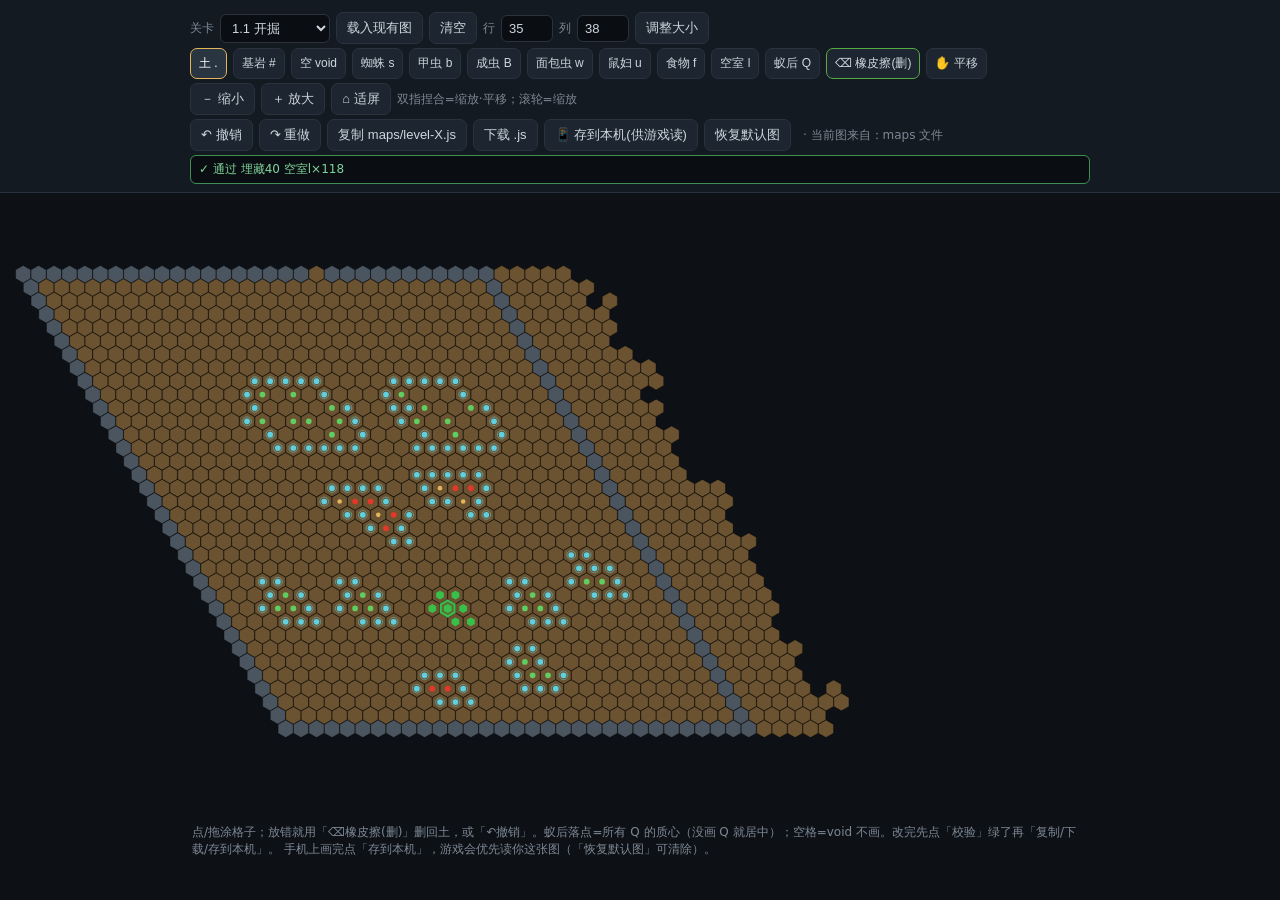
<file: map_editor.html>
<!DOCTYPE html>
<html lang="zh"><head><meta charset="utf-8"><meta name="viewport" content="width=device-width,initial-scale=1,user-scalable=no">
<title>地图编辑器 · The Ants</title>
<style>
:root{--bg:#0d1116;--panel:#141a21;--line:#2a333d;--tx:#cfd6dd;--mut:#7d8794;--acc:#e4b65c}
*{box-sizing:border-box}
body{margin:0;background:var(--bg);color:var(--tx);font:14px system-ui;-webkit-user-select:none;user-select:none}
#top{position:sticky;top:0;z-index:5;background:var(--panel);border-bottom:1px solid var(--line);padding:8px}
.row{display:flex;gap:6px;flex-wrap:wrap;align-items:center;margin:4px 0}
label{color:var(--mut);font-size:12px}
select,input[type=number]{background:#0a0e12;color:var(--tx);border:1px solid var(--line);border-radius:6px;padding:5px 7px;font-size:13px}
button{background:#1c2530;color:var(--tx);border:1px solid var(--line);border-radius:7px;padding:6px 10px;font-size:13px;cursor:pointer}
button:hover{border-color:var(--acc)}
button.on{background:#2a3542;border-color:var(--acc);color:#fff}
.tools button{padding:6px 8px;font-size:12px}
#status{font-size:12px;padding:5px 8px;border-radius:6px;background:#0a0e12;border:1px solid var(--line);margin-top:4px;min-height:18px}
#status.ok{border-color:#3f8f52;color:#7fd39a}
#status.bad{border-color:#a03b34;color:#f0a09a}
canvas{display:block;background:#0d1116;touch-action:none}
#wrap{max-width:900px;margin:0 auto}
#hint{color:var(--mut);font-size:12px;margin:6px 2px}
a{color:#6fb3d8}
</style></head>
<body>
<div id="top"><div id="wrap">
  <div class="row">
    <label>关卡</label>
    <select id="mapId">
      <option value="1-1">1.1 开掘</option>
      <option value="1-2">1.2 清剿</option>
      <option value="2-1">2.1 登上地表</option>
      <option value="2-2">2.2 地表清剿</option>
    </select>
    <button id="load">载入现有图</button>
    <button id="clear">清空</button>
    <label>行</label><input id="R" type="number" min="7" max="40" value="15" style="width:52px">
    <label>列</label><input id="C" type="number" min="7" max="40" value="15" style="width:52px">
    <button id="size">调整大小</button>
  </div>
  <div class="row tools" id="tools">
    <button data-t="." >土 .</button>
    <button data-t="#" >基岩 #</button>
    <button data-t=" " >空 void</button>
    <button data-t="s" >蜘蛛 s</button>
    <button data-t="b" >甲虫 b</button>
    <button data-t="B" >成虫 B</button>
    <button data-t="w" >面包虫 w</button>
    <button data-t="u" >鼠妇 u</button>
    <button data-t="f" >食物 f</button>
    <button data-t="l" >空室 l</button>
    <button data-t="Q" >蚁后 Q</button>
    <button data-t="E" id="eraser" style="border-color:#5a4">⌫ 橡皮擦(删)</button>
    <button data-t="P" id="pan" >✋ 平移</button>
  </div>
  <div class="row">
    <button id="zout">－ 缩小</button>
    <button id="zin">＋ 放大</button>
    <button id="zfit">⌂ 适屏</button>
    <span style="color:var(--mut);font-size:12px">双指捏合=缩放·平移；滚轮=缩放</span>
  </div>
  <div class="row">
    <button id="undo">↶ 撤销</button>
    <button id="redo">↷ 重做</button>
    <button id="copy">复制 maps/level-X.js</button>
    <button id="dl">下载 .js</button>
    <button id="save">📱 存到本机(供游戏读)</button>
    <button id="resetCustom">恢复默认图</button>
    <span id="cust"></span>
    <span id="src" style="color:var(--mut);font-size:12px"></span>
  </div>
  <div id="status">就绪</div>
</div></div>
<canvas id="cv"></canvas>
<div style="padding:8px"><div id="wrap"><div id="hint">
  点/拖涂格子；放错就用「⌫橡皮擦(删)」删回土，或「↶撤销」。蚁后落点=所有 Q 的质心（没画 Q 就居中）；空格=void 不画。改完先点「校验」绿了再「复制/下载/存到本机」。
  手机上画完点「存到本机」，游戏会优先读你这张图（「恢复默认图」可清除）。
</div></div></div>

<script src="maps/level-1-1.js?v=47"></script>
<script src="maps/level-1-2.js?v=47"></script>
<script src="maps/level-2-1.js?v=47"></script>
<script src="maps/level-2-2.js?v=47"></script>
<script>
const $ = s => document.querySelector(s);
const SQ3 = Math.sqrt(3);
const DIRS = [[1,0],[1,-1],[0,-1],[-1,0],[-1,1],[0,1]];
const cv = $('#cv'), g = cv.getContext('2d');
let rows = 15, cols = 15;
let grid = [];            // grid[i][j] = 字符
let tool = '.';
let mapId = '1-1';
// 相机（缩放/平移）
let vw = 360, vh = 500, fitHexR = 10, zoom = 1, panX = 0, panY = 0;
let prevTouchDist = 0, prevTouchMid = null;   // 双指捏合

// ---------- 网格 ----------
function newGrid(r, c) {
  rows = r; cols = c; grid = [];
  for (let i = 0; i < r; i++) grid.push(new Array(c).fill(' '));
}
function resize(r, c) {
  const oR = rows, oC = cols;
  // 扩大时空间“居中”分：加行→上/下各半，加列→左/右各半；缩小时保留左上
  const tPad = (r > oR) ? Math.floor((r - oR) / 2) : 0;
  const lPad = (c > oC) ? Math.floor((c - oC) / 2) : 0;
  const ng = [];
  for (let i = 0; i < r; i++) {
    ng.push(new Array(c).fill(' '));
    for (let j = 0; j < c; j++) {
      const oi = i - tPad, oj = j - lPad;
      if (oi >= 0 && oi < oR && oj >= 0 && oj < oC) ng[i][j] = grid[oi][oj];
    }
  }
  rows = r; cols = c; grid = ng;
  $('#R').value = r; $('#C').value = c;
  fit(); validate();
}
function loadLayout(layout) {
  const r = layout.length, c = Math.max(...layout.map(x => x.length));
  const ng = [];
  for (let i = 0; i < r; i++){ const row = layout[i]; const arr = new Array(c).fill(' ');
    for (let j = 0; j < c; j++) arr[j] = j < row.length ? row[j] : ' ';
    ng.push(arr); }
  rows = r; cols = c; grid = ng;
  $('#R').value = r; $('#C').value = c;
  fit(); validate();
}
function clearAll(){ for (let i=0;i<rows;i++) for(let j=0;j<cols;j++) grid[i][j]=' '; fit(); validate(); }

// ---------- 渲染 / 相机 ----------
function layoutViewport() {
  vw = Math.min(window.innerWidth - 8, 880);
  const topH = (document.getElementById('top') ? document.getElementById('top').offsetHeight : 200);
  vh = Math.max(380, window.innerHeight - topH - 90);
  cv.style.width = vw + 'px'; cv.style.height = vh + 'px';
  cv.width = Math.round(vw * devicePixelRatio); cv.height = Math.round(vh * devicePixelRatio);
  g.setTransform(devicePixelRatio, 0, 0, devicePixelRatio, 0, 0);
  // 轴向外形：水平范围 = SQ3*(cols + (rows-1)/2)，垂直 = 1.5*rows（各加一点余量）
  const wU = SQ3 * (cols + (rows - 1) / 2) + 2 * SQ3;
  const hU = 1.5 * rows + 3;
  fitHexR = Math.min(vw / wU, vh / hU);
}
function fitView() { zoom = 1; panX = 0; panY = 0; }
function fit() { layoutViewport(); fitView(); draw(); }
function hexRNow() { return fitHexR * zoom; }
function cellXY(i, j) {
  const h = hexRNow();
  // 与游戏端 h2p 一致的“轴向”几何：x ∝ (q + r/2)、y ∝ r，q=j、r=i。
  // 这样编辑器里看到的形状（斜切平行四边形）和游戏渲染完全一致。
  const cx = (cols - 1) / 2 + (rows - 1) / 4;   // j + i/2 的中点
  const cy = (rows - 1) / 2;                     // i 的中点
  const x = vw / 2 + panX + SQ3 * h * ((j + i / 2) - cx);
  const y = vh / 2 + panY + 1.5 * h * (i - cy);
  return [x, y];
}
function cellFromEvent(e) {
  const rect = cv.getBoundingClientRect();
  const sx = e.clientX - rect.left, sy = e.clientY - rect.top;
  const h = hexRNow();
  // 暴力最近邻（无坐标反算，避免符号 bug；地图 ≤40×40，很轻）
  let best = null, bd = 1e9;
  for (let i = 0; i < rows; i++) for (let j = 0; j < cols; j++) {
    const [x, y] = cellXY(i, j);
    if (Math.abs(x - sx) > h || Math.abs(y - sy) > h) continue;   // 快速剔除
    const d = (x - sx) * (x - sx) + (y - sy) * (y - sy);
    if (d < bd) { bd = d; best = [i, j]; }
  }
  if (best && bd <= (h * 1.25) * (h * 1.25)) return best;
  return null;
}
function zoomAt(factor, ax, ay) {
  const old = zoom;
  zoom = Math.max(0.15, Math.min(10, zoom * factor));
  const f = zoom / old;
  panX = ax - vw / 2 - (ax - vw / 2 - panX) * f;
  panY = ay - vh / 2 - (ay - vh / 2 - panY) * f;
  draw();
}
function hexAt(x, y, s) { g.beginPath();
  for (let k = 0; k < 6; k++){ const a = Math.PI / 180 * (60 * k - 30);
    const px = x + s * Math.cos(a), py = y + s * Math.sin(a);
    k ? g.lineTo(px, py) : g.moveTo(px, py); } g.closePath(); }
function draw() {
  const w = vw, h = vh, hR = hexRNow(), pad = hR * 1.3;
  g.clearRect(0, 0, w, h);
  // 蚁后质心参考
  let si=0,sj=0,sq=0;
  for (let i=0;i<rows;i++)for(let j=0;j<cols;j++)if(grid[i][j]==='Q'){si+=i;sj+=j;sq++;}
  const rowQ = sq?Math.round(si/sq):Math.floor(rows/2), colQ = sq?Math.round(sj/sq):Math.floor(cols/2);
  for (let i = 0; i < rows; i++) for (let j = 0; j < cols; j++) {
    const ch = grid[i][j];
    if (ch === ' ') continue;
    const [x, y] = cellXY(i, j);
    if (x < -pad || x > w + pad || y < -pad || y > h + pad) continue;   // 视口剔除
    if (ch === '#') g.fillStyle = '#4a5560';
    else g.fillStyle = '#6b5230';
    hexAt(x, y, hR * 0.98); g.fill();
    g.strokeStyle = 'rgba(0,0,0,.35)'; g.lineWidth = 1; hexAt(x, y, hR * 0.98); g.stroke();
    // 内容标记（始终画，按格大小自适应；适屏小格时画小圆点，避免大图看着像空图）
    const dotR = Math.max(1.6, hR * 0.32);            // 小圆点半径（最小 1.6px）
    if (ch === 'Q') { g.fillStyle = '#37c04a'; hexAt(x, y, Math.max(hR*0.5, dotR)); g.fill(); }
    else if (ch === 'l') {   // 空室：小格画小青点，大格画◇虚线框
      if (hR >= 10) { g.strokeStyle = '#5fd0e0'; g.lineWidth = 1.4; g.setLineDash([3,2]); hexAt(x, y, hR*0.62); g.stroke(); g.setLineDash([]);
        g.fillStyle = '#5fd0e0'; g.font='bold '+(hR*0.5)+'px system-ui'; g.textAlign='center'; g.textBaseline='middle'; g.fillText('◇', x, y); }
      else { g.fillStyle = '#5fd0e0'; g.beginPath(); g.arc(x, y, dotR, 0, 7); g.fill();
             g.strokeStyle = 'rgba(95,208,224,.5)'; g.lineWidth = 1; g.beginPath(); g.arc(x, y, dotR+1.5, 0, 7); g.stroke(); }
    }
    else if ('sBb'.includes(ch)) { g.fillStyle = '#e3372a'; g.beginPath(); g.arc(x, y, Math.max(dotR, hR*0.3), 0, 7); g.fill(); }
    else if (ch === 'w' || ch === 'u') { g.fillStyle = '#60cd60'; g.beginPath(); g.arc(x, y, dotR, 0, 7); g.fill();
      if (hR >= 10) { g.font = 'bold '+(hR*0.55)+'px system-ui'; g.textAlign='center'; g.textBaseline='middle'; g.fillStyle='#0d2a0d'; g.fillText('?', x, y); } }
    else if (ch === 'f') { g.fillStyle = '#e4b65c'; g.beginPath(); g.arc(x, y, Math.max(dotR*0.8, hR*0.22), 0, 7); g.fill(); }
  }
  // 蚁后落点标记
  const [qx, qy] = cellXY(rowQ, colQ);
  g.fillStyle = 'rgba(55,192,74,.25)'; hexAt(qx, qy, hR * 0.9); g.fill();
  g.strokeStyle = '#37c04a'; g.lineWidth = 2; hexAt(qx, qy, hR * 0.9); g.stroke();
}
let painting = false;
let undoStack = [], redoStack = [];
function paintCell(i, j) {
  const ch = (tool === 'E') ? '.' : tool;   // 橡皮擦→土（删掉该格上的建筑/岩/空室/蚁后）
  if (i < 0 || i >= rows || j < 0 || j >= cols || grid[i][j] === ch) return;
  undoStack.push([i, j, grid[i][j]]); if (undoStack.length > 400) undoStack.shift();
  redoStack.length = 0;                  // 新操作清空重做
  grid[i][j] = ch;
  currentSource = 'draft'; srcMsg();
  draw(); validate(); saveDraft();
}
function paintAt(e) { const c = cellFromEvent(e); if (c) paintCell(c[0], c[1]); }
function undo() { const s = undoStack.pop(); if (!s) return; redoStack.push([s[0], s[1], grid[s[0]][s[1]]]); grid[s[0]][s[1]] = s[2]; draw(); validate(); saveDraft(); }
function redo() { const s = redoStack.pop(); if (!s) return; undoStack.push([s[0], s[1], grid[s[0]][s[1]]]); grid[s[0]][s[1]] = s[2]; draw(); validate(); saveDraft(); }
// 交互：鼠标（画/平移/滚轮缩放）+ 触摸（单指画/平移，双指捏合缩放）
let panning = false, panStart = null;
function applyPan(e) {
  if (!panStart) return;
  const rect = cv.getBoundingClientRect();
  panX = panStart.px + (e.clientX - panStart.mx);
  panY = panStart.py + (e.clientY - panStart.my);
  draw();
}
function startPan(e) { panStart = { mx: e.clientX, my: e.clientY, px: panX, py: panY }; panning = true; }
cv.addEventListener('mousedown', e => {
  if (tool === 'P') startPan(e); else { painting = true; paintAt(e); }
});
cv.addEventListener('mousemove', e => { if (panning) applyPan(e); else if (painting) paintAt(e); });
window.addEventListener('mouseup', () => { painting = false; panning = false; panStart = null; });
cv.addEventListener('wheel', e => {
  e.preventDefault();
  const rect = cv.getBoundingClientRect();
  zoomAt(e.deltaY < 0 ? 1.15 : 0.87, e.clientX - rect.left, e.clientY - rect.top);
}, { passive: false });
function tDist(ts) { const a = ts[0], b = ts[1]; return Math.hypot(a.clientX - b.clientX, a.clientY - b.clientY); }
function tMid(ts) { const a = ts[0], b = ts[1]; return { x: (a.clientX + b.clientX) / 2, y: (a.clientY + b.clientY) / 2 }; }
cv.addEventListener('touchstart', e => {
  e.preventDefault();
  if (e.touches.length === 2) {   // 双指捏合
    painting = false; panning = false;
    prevTouchDist = tDist(e.touches); prevTouchMid = tMid(e.touches);
  } else if (e.touches.length === 1) {
    if (tool === 'P') startPan(e.touches[0]);
    else { painting = true; paintAt(e.touches[0]); }
  }
}, { passive: false });
cv.addEventListener('touchmove', e => {
  e.preventDefault();
  if (e.touches.length === 2) {
    const d = tDist(e.touches), m = tMid(e.touches);
    const rect = cv.getBoundingClientRect();
    if (prevTouchDist > 0) {
      const factor = d / prevTouchDist;
      zoomAt(factor, m.x - rect.left, m.y - rect.top);
      if (prevTouchMid) { panX += m.x - prevTouchMid.x; panY += m.y - prevTouchMid.y; draw(); }
    }
    prevTouchDist = d; prevTouchMid = m;
  } else if (e.touches.length === 1) {
    if (panning) applyPan(e.touches[0]);
    else if (painting) paintAt(e.touches[0]);
  }
}, { passive: false });
cv.addEventListener('touchend', e => {
  if (e.touches.length < 2) { prevTouchDist = 0; prevTouchMid = null; }
  if (e.touches.length === 0) { painting = false; panning = false; panStart = null; }
});
// 缩放按钮
function centerZoom(factor) { layoutViewport(); zoomAt(factor, vw / 2, vh / 2); }
$('#zin').onclick = () => centerZoom(1.3);
$('#zout').onclick = () => centerZoom(0.77);
$('#zfit').onclick = fit;

// ---------- 校验（同 check-maps 规则）----------
function validate() {
  const el = $('#status');
  const R = rows, C = cols;
  const at = (i,j) => (i>=0&&i<R&&j>=0&&j<C)?grid[i][j]:' ';
  const cellSet = new Set();
  for (let i=0;i<R;i++)for(let j=0;j<C;j++) if(at(i,j)!==' ') cellSet.add(i+','+j);
  // 蚁后质心
  let si=0,sj=0,sq=0;
  for (let i=0;i<R;i++)for(let j=0;j<C;j++)if(at(i,j)==='Q'){si+=i;sj+=j;sq++;}
  const rowQ = sq?Math.round(si/sq):Math.floor(R/2), colQ = sq?Math.round(sj/sq):Math.floor(C/2);
  const qk = rowQ+','+colQ;
  const problems = [];
  if (!cellSet.has(qk)) problems.push('蚁后落点(质心)不在地图内');
  // 蚁后 7 格不被岩/埋藏占
  const CONTENT = new Set(['s','b','B','w','u','f']);
  const rel = [[0,0],[0,1],[-1,1],[-1,0],[0,-1],[1,-1],[1,0]];
  for (const [dq,dr] of rel) {
    const k=(rowQ+dq)+','+(colQ+dr);
    if (cellSet.has(k)) { const c=at(rowQ+dq,colQ+dr);
      if (c==='#'||CONTENT.has(c)) problems.push('蚁后 7 格被'+(c==='#'?'基岩':'埋藏')+'占用'); }
  }
  // 埋藏可达（六邻 BFS 到蚁后）
  const buried = [];
  for (const k of cellSet){ const [i,j]=k.split(',').map(Number); if(CONTENT.has(at(i,j))) buried.push(k); }
  const adj = (k)=>{ const [i,j]=k.split(',').map(Number); const o=[];
    for (const [dq,dr] of DIRS){ const ni=i+dq,nj=j+dr; if(ni<0||ni>=R||nj<0||nj>=C)continue;
      const nk=ni+','+nj; if(cellSet.has(nk)&&at(ni,nj)!=='#') o.push(nk);} return o; };
  const seen = new Set([qk]); const q0=[qk];
  while(q0.length){ const k=q0.pop(); for(const nk of adj(k)) if(!seen.has(nk)){seen.add(nk);q0.push(nk);} }
  const unreachable = buried.filter(k=>!seen.has(k));
  if (unreachable.length) problems.push(unreachable.length+' 个埋藏挖不到（被基岩围死/隔断）');
  // 空室内部计数
  let lcnt = 0; for (let i=0;i<R;i++)for(let j=0;j<C;j++)if(at(i,j)==='l') lcnt++;
  const ok = problems.length===0;
  el.textContent = (ok?'✓ 通过':'✗ '+problems.join('；'))
    + (sq?'':'  ⚠无Q(蚁后默认居中)') + '  埋藏'+buried.length+(lcnt?'  空室l×'+lcnt:'');
  el.className = ok?'ok':'bad';
  return ok;
}

// ---------- 导出 / 存储 ----------
function layoutText() {
  // 去掉每行尾部 void，得到可能不等长的行
  return grid.map(row => { let s = row.join(''); const m = s.match(/^([^ ]*(?: (?=[^ ]))*)/); return s.replace(/ +$/,''); });
}
function jsText() {
  const lay = layoutText();
  return "// 地图 '"
  + " " + mapId + "'（由地图编辑器导出）\n"
    + "window.ANT_MAPS = window.ANT_MAPS || {};\n"
    + "window.ANT_MAPS['" + mapId + "'] = {\n"
    + "  layout: [\n"
    + lay.map(r => "    '" + r + "'").join(',\n')
    + "\n  ]\n};\n";
}
$('#copy').onclick = async () => {
  mapId = $('#mapId').value;
  const t = jsText();
  try { await navigator.clipboard.writeText(t); $('#status').textContent='✓ 已复制 maps/level-'+mapId.replace('-','.')+'.js 内容，粘贴到 maps/ 文件即可'; $('#status').className='ok'; }
  catch(e){ prompt('复制失败，请手动复制：', t); }
};
$('#dl').onclick = () => {
  mapId = $('#mapId').value;
  const blob = new Blob([jsText()], {type:'text/plain'});
  const a = document.createElement('a'); a.href = URL.createObjectURL(blob);
  a.download = 'level-'+mapId.replace('-','.')+'.js'; a.click();
};
$('#save').onclick = () => {
  mapId = $('#mapId').value;
  if (!validate()) { /* 仍允许存，但提示 */ }
  localStorage.setItem('antmap_'+mapId, JSON.stringify({ layout: layoutText() }));
  custMsg();
  $('#status').textContent = '✓ 已存到本机（游戏将优先用你这张图）。去 index.html 玩「'+mapId+'」。';
  $('#status').className = 'ok';
};
$('#resetCustom').onclick = () => {
  localStorage.removeItem('antmap_'+mapId); custMsg();
  $('#status').textContent = '✓ 已清除本机自定义图，'+mapId+' 恢复用 maps/ 默认文件。'; $('#status').className = 'ok';
};
function custMsg() {
  const has = !!localStorage.getItem('antmap_'+mapId);
  $('#cust').textContent = has ? '（本机已存 '+mapId+' 自定义图）' : '';
}
// 每关独立草稿（编辑中不丢）：antdraft_<mapId>；优先级 草稿 > 自定义(antmap) > 文件
let currentSource = 'file';
function saveDraft(){ try { localStorage.setItem('antdraft_'+mapId, JSON.stringify({ layout: layoutText() })); } catch(e){} }
function srcMsg() { const m = { draft: '草稿(你刚画的)', custom: '自定义(存到本机)', file: 'maps 文件' }; $('#src').textContent = '· 当前图来自：' + m[currentSource]; }
function loadFor(id) {
  mapId = id;
  let lay = null; currentSource = 'file';
  try { const d = localStorage.getItem('antdraft_'+id); if (d) { const o = JSON.parse(d); if (o && Array.isArray(o.layout) && o.layout.length) { lay = o.layout; currentSource = 'draft'; } } } catch(e){}
  if (!lay) { try { const c = localStorage.getItem('antmap_'+id); if (c) { const o = JSON.parse(c); if (o && Array.isArray(o.layout) && o.layout.length) { lay = o.layout; currentSource = 'custom'; } } } catch(e){} }
  if (!lay) { const f = (window.ANT_MAPS||{})[id]; if (f) lay = f.layout; }
  custMsg(); srcMsg();
  if (lay) loadLayout(lay);
  else { newGrid(15,15); fit(); }
}
$('#load').onclick = () => {
  const id = $('#mapId').value;
  const f = (window.ANT_MAPS||{})[id];
  if (!f) { alert('未找到 maps 里的 '+id); return; }
  mapId = id;
  try { localStorage.removeItem('antdraft_'+id); } catch(e){}
  currentSource = 'file';
  loadLayout(f.layout); custMsg(); srcMsg();
  $('#status').textContent = '已载入 maps/level-'+id.replace('-','.')+'.js（'+f.layout.length+' 行，丢弃了本关草稿）。改完点「存到本机/复制/下载」。';
};
$('#clear').onclick = clearAll;
$('#size').onclick = () => resize(+$('#R').value, +$('#C').value);
// 切关卡 → 自动载入对应图（先存当前草稿，不丢编辑）
$('#mapId').onchange = () => { saveDraft(); loadFor($('#mapId').value); };

// 工具按钮
$('#tools').querySelectorAll('button').forEach(b => b.onclick = () => {
  tool = b.dataset.t;
  $('#tools').querySelectorAll('button').forEach(x => x.classList.toggle('on', x === b));
});
// 默认选中「土」
$('#tools button[data-t="."]').classList.add('on');
// 撤销/重做（手机可点；橡皮删、误操作都能救）
$('#undo').onclick = undo;
$('#redo').onclick = redo;
window.addEventListener('keydown', e => {
  const k = e.key.toLowerCase();
  if ((e.ctrlKey||e.metaKey) && k==='z') { e.preventDefault(); e.shiftKey ? redo() : undo(); }
  else if ((e.ctrlKey||e.metaKey) && k==='y') { e.preventDefault(); redo(); }
});

// 首次：载入 1-1（草稿 > 自定义 > 文件）
loadFor('1-1');
window.addEventListener('resize', () => { layoutViewport(); draw(); });
// 测试/脚本钩子
window.__ME__ = {
  jsText, layoutText, validate, loadLayout,
  grid: () => grid.map(r => r.join('')),
  set: (i, j, ch) => { if (i >= 0 && i < rows && j >= 0 && j < cols) { grid[i][j] = ch; draw(); validate(); } },
  paint: (i, j) => paintCell(i, j),
  cellXY,
  hexRNow: () => hexRNow(),
  clickAt: (sx, sy) => { const r = cv.getBoundingClientRect(); return cellFromEvent({ clientX: r.left + sx, clientY: r.top + sy }); },
  size: () => ({ rows, cols, mapId }),
  saveLS: () => { localStorage.setItem('antmap_' + mapId, JSON.stringify({ layout: layoutText() })); },
  resetLS: () => localStorage.removeItem('antmap_' + mapId),
};
</script></body></html>
</file>
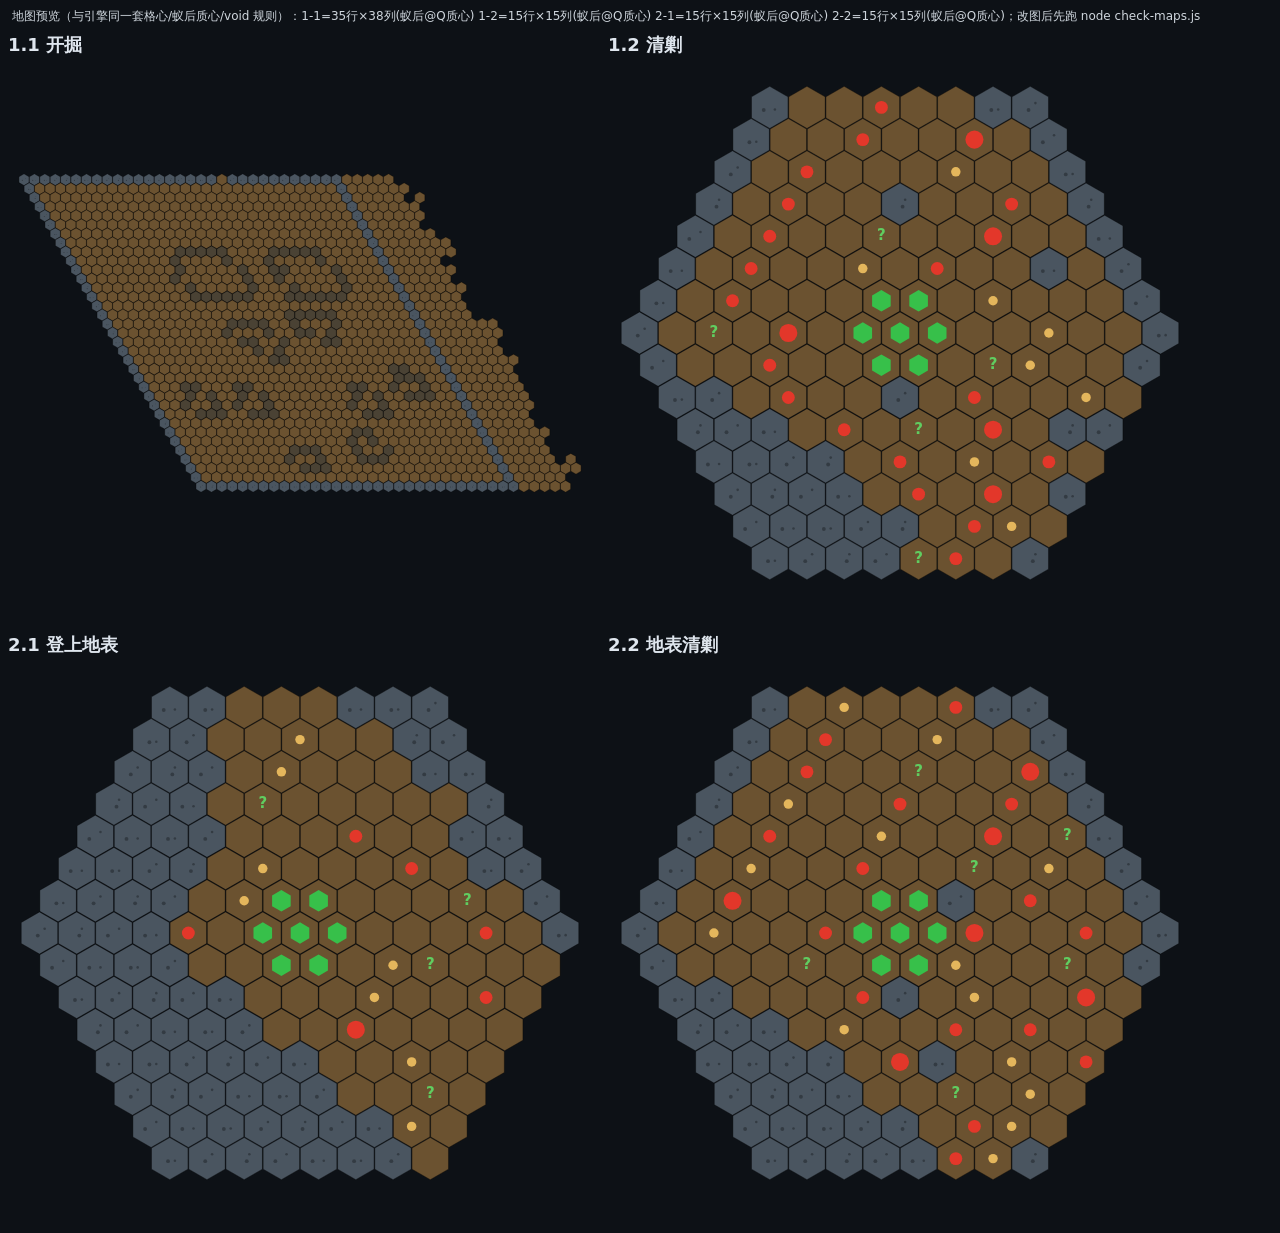
<file: maps_preview.html>
<!DOCTYPE html><html><head><meta charset="utf-8"><style>
body{background:#0d1116;margin:0;font:12px system-ui;color:#cfd6dd}
#hd{padding:8px 12px}
canvas{display:block;background:#0d1116}
</style></head><body><div id="hd"></div><canvas id="c" width="1200" height="1200"></canvas>
<script src="maps/level-1-1.js?v=47"></script><script src="maps/level-1-2.js?v=47"></script><script src="maps/level-2-1.js?v=47"></script><script src="maps/level-2-2.js?v=47"></script><script>
function hdist(q,r){return (Math.abs(q)+Math.abs(r)+Math.abs(q+r))/2;}
const SQ3=Math.sqrt(3);
function h2p(q,r,HEX){return {x:HEX*SQ3*(q+r/2), y:HEX*1.5*r};}
function hex(g,x,y,s){g.beginPath();for(let i=0;i<6;i++){const a=Math.PI/180*(60*i-30);const px=x+s*Math.cos(a),py=y+s*Math.sin(a);i?g.lineTo(px,py):g.moveTo(px,py);}g.closePath();}
// 与引擎一致：蚁后落点 = Q 质心（无 Q 取矩形中心）；(i,j)→(j-colQ, i-rowQ)；空格/超行长 = void 不画
function cellsOf(layout){
  const R=layout.length, C=Math.max(...layout.map(r=>r.length));
  let si=0,sj=0,sq=0;
  for(let i=0;i<R;i++)for(let j=0;j<layout[i].length;j++)if(layout[i][j]==='Q'){si+=i;sj+=j;sq++;}
  const rowQ=sq?Math.round(si/sq):Math.floor(R/2), colQ=sq?Math.round(sj/sq):Math.floor(C/2);
  const cells=[]; let minQ=1e9,maxQ=-1e9,minR=1e9,maxR=-1e9;
  for(let i=0;i<R;i++)for(let j=0;j<layout[i].length;j++){
    if(layout[i][j]===' ')continue;
    const q=j-colQ, r=i-rowQ;
    cells.push([q,r,layout[i][j]]);
    if(q<minQ)minQ=q; if(q>maxQ)maxQ=q; if(r<minR)minR=r; if(r>maxR)maxR=r;
  }
  return {cells,minQ,maxQ,minR,maxR};
}
function draw(g, layout, cx, cy, cellSize, title) {
  const {cells}=cellsOf(layout);
  // 真实像素包围盒（轴向斜放：x=SQ3*(q+r/2), y=1.5r，HEX=1 时的格心范围）
  let minPx=1e9,maxPx=-1e9,minPy=1e9,maxPy=-1e9;
  for(const [q,r] of cells){ const px=SQ3*(q+r/2), py=1.5*r; if(px<minPx)minPx=px; if(px>maxPx)maxPx=px; if(py<minPy)minPy=py; if(py>maxPy)maxPy=py; }
  const bw=(maxPx-minPx+2), bh=(maxPy-minPy+2);   // +2 留边
  const HEX=Math.min(cellSize/bw, cellSize/bh)*0.94;
  const offX=-(minPx+maxPx)/2*HEX, offY=-(minPy+maxPy)/2*HEX;
  for(const [q,r,ch] of cells){
    const p=h2p(q,r,HEX), x=cx+p.x+offX, y=cy+p.y+offY;
    if(ch==='#'){ g.fillStyle='#4a5560'; hex(g,x,y,HEX*0.98); g.fill();
      const h1=((q*73+r*151)%5+5)%5; g.fillStyle='rgba(0,0,0,.3)';
      g.beginPath();g.arc(x-HEX*0.28+(h1%3)*HEX*0.2,y+HEX*0.12,HEX*0.09,0,7);g.fill();
      g.beginPath();g.arc(x+HEX*0.24,y-HEX*0.2+(h1%2)*HEX*0.3,HEX*0.06,0,7);g.fill();
    } else { g.fillStyle = ch==='l' ? '#4a4234' : '#6b5230'; hex(g,x,y,HEX*0.98); g.fill(); }
    g.strokeStyle='rgba(0,0,0,.35)'; g.lineWidth=1; hex(g,x,y,HEX*0.98); g.stroke();
    if(HEX>=9){
      if(ch==='Q'){ g.fillStyle='#37c04a'; hex(g,x,y,HEX*0.5); g.fill(); }
      else if('sBb'.includes(ch)){ g.fillStyle='#e3372a'; g.beginPath();g.arc(x,y,ch==='B'?HEX*0.42:HEX*0.3,0,7);g.fill(); }
      else if(ch==='w'||ch==='u'){ g.fillStyle='#60cd60'; g.font='bold '+(HEX*0.7)+'px system-ui'; g.textAlign='center'; g.textBaseline='middle'; g.fillText('?',x,y); }
      else if(ch==='f'){ g.fillStyle='#e4b65c'; g.beginPath();g.arc(x,y,HEX*0.22,0,7);g.fill(); }
      else if(ch==='l'){ g.strokeStyle='#5fd0e0'; g.lineWidth=1.6; g.setLineDash([4,3]); hex(g,x,y,HEX*0.62); g.stroke(); g.setLineDash([]);
        g.fillStyle='#5fd0e0'; g.font='bold '+(HEX*0.5)+'px system-ui'; g.textAlign='center'; g.textBaseline='middle'; g.fillText('◇',x,y); g.textBaseline='alphabetic'; }
    }
  }
  g.fillStyle='#dfe6ee'; g.font='bold 18px system-ui'; g.textAlign='left'; g.textBaseline='alphabetic';
  g.fillText(title, cx-cellSize/2+8, cy-cellSize/2+18);
}
window.addEventListener('load',()=>{
  const g=document.getElementById('c').getContext('2d');
  const W=1200,H=1200,cw=W/2,ch=H/2;
  draw(g, window.ANT_MAPS['1-1'].layout, cw/2, ch/2, cw, '1.1 开掘');
  draw(g, window.ANT_MAPS['1-2'].layout, W-cw/2, ch/2, cw, '1.2 清剿');
  draw(g, window.ANT_MAPS['2-1'].layout, cw/2, ch+ch/2, cw, '2.1 登上地表');
  draw(g, window.ANT_MAPS['2-2'].layout, W-cw/2, ch+ch/2, cw, '2.2 地表清剿');
  const info=Object.keys(window.ANT_MAPS).map(id=>{
    const L=window.ANT_MAPS[id].layout;
    return id+'='+L.length+'行×'+Math.max(...L.map(r=>r.length))+'列(蚁后@Q质心)';
  }).join('  ');
  document.getElementById('hd').textContent='地图预览（与引擎同一套格心/蚁后质心/void 规则）：'+info+'；改图后先跑 node check-maps.js';
  document.title='maps-ok';
});
</script></body></html>
</file>
<file: style.css>
*{margin:0;padding:0;box-sizing:border-box;-webkit-tap-highlight-color:transparent;}
:root{
  --soil:#241a11;
  --page1:#15100a; --page2:#0c0906;
  --panel:#241a11; --panel2:#2e2114; --line:#4a3a22; --wood:#6a4f2a;
  --amber:#c98a2a; --amber2:#e0a845; --amber3:#8a5a18;
  --leaf:#6a7a3a; --leaf2:#4a5a28; --danger:#c04a3a;
  --ink:#e6d8ba; --muted:#9a8763;
}
html,body{height:100%;}
body{
  background:radial-gradient(120% 80% at 50% 30%,#1a140c 0%,#0c0906 70%,#060402 100%);
  background-attachment:fixed;
  color:var(--ink);
  font-family:"PingFang SC","Hiragino Sans GB","Microsoft YaHei","Nunito",system-ui,sans-serif;
  overflow:hidden; user-select:none; -webkit-user-select:none; overscroll-behavior:none; touch-action:manipulation;
}
#app{
  position:fixed; top:0; right:0; bottom:0; left:0; display:flex; flex-direction:column;
  max-width:560px; margin:0 auto; background:#14100b;
  padding-top:env(safe-area-inset-top); padding-bottom:env(safe-area-inset-bottom);
  box-shadow:0 0 50px rgba(0,0,0,.9);
}
.hidden{display:none !important;}

/* HUD（暗色资源条） */
#hud{
  display:flex; align-items:center; gap:6px; padding:8px 10px;
  background:linear-gradient(180deg,#241a11,#1a120a); border-bottom:1px solid var(--line);
  box-shadow:0 3px 12px rgba(0,0,0,.6); z-index:5; flex:0 0 auto;
}
.stat{
  display:flex; align-items:center; gap:3px; font-size:13px; line-height:1;
  padding:6px 8px; background:#2e2114; border:1px solid var(--line); border-radius:11px;
  color:var(--ink); white-space:nowrap; box-shadow:0 2px 4px rgba(0,0,0,.4);
}
.stat .ico{font-size:12px;}
.stat b{color:var(--amber2); font-weight:800;}
.stat i{font-style:normal; color:var(--muted); font-size:10px;}
#hud-extra{color:var(--muted); font-size:11px; margin-left:auto; font-weight:600;}
#btn-back{
  background:#2e2114; color:var(--ink); border:1px solid var(--line); border-radius:11px;
  width:34px; height:34px; font-size:16px; cursor:pointer; flex:0 0 auto;
  box-shadow:0 2px 4px rgba(0,0,0,.5);
}
#btn-back:active{transform:scale(.92);}

/* stage */
#stage{position:relative; flex:1 1 auto; min-height:0; overflow:hidden; background:#0a0704;}
#cv{display:block; width:100%; height:100%; touch-action:none;}
/* 地图缩放控件 */
#zoomctl{position:absolute; right:8px; bottom:10px; display:flex; flex-direction:column; gap:6px; z-index:6;}
#zoomctl button{width:34px; height:34px; border-radius:50%; border:1.5px solid rgba(201,130,26,.5); background:rgba(20,14,8,.82); color:#e8d4a8; font-size:17px; line-height:1; cursor:pointer; padding:0; box-shadow:0 2px 6px rgba(0,0,0,.5);}
#zoomctl button:active{background:rgba(60,44,20,.92);}
#z-phel{border-color:rgba(220,90,70,.75); color:#f2cab6; background:rgba(44,14,10,.86); font-size:15px;}
#z-phel:active{background:rgba(80,26,18,.95);}

.toast{
  position:absolute; left:50%; top:12%; transform:translate(-50%,-6px);
  background:rgba(15,10,6,.92); border:1px solid var(--amber3); color:#e0b860;
  font-size:13px; font-weight:700; padding:8px 16px; border-radius:20px; opacity:0; pointer-events:none;
  transition:opacity .22s, transform .22s; white-space:nowrap; z-index:8;
  box-shadow:0 4px 16px rgba(0,0,0,.6);
}
.toast.show{opacity:1; transform:translate(-50%,0);}

/* overlay（暗卡片） */
.overlay{
  position:absolute; top:0; right:0; bottom:0; left:0; display:flex; align-items:center; justify-content:center;
  background:rgba(0,0,0,.66); backdrop-filter:blur(3px); z-index:20; padding:16px;
}
.overlay-card{
  width:min(400px,96%); max-height:90%; overflow-y:auto; text-align:center; padding:24px 20px;
  background:linear-gradient(180deg,#2a1e12,#1c140c); border:2px solid var(--line); border-radius:22px;
  box-shadow:0 20px 50px rgba(0,0,0,.8), inset 0 1px 0 rgba(255,220,160,.06);
}
.overlay-card h1{
  font-size:28px; letter-spacing:3px; margin-bottom:6px; font-weight:900;
  background:linear-gradient(180deg,#f0dca8,#b57a1e); -webkit-background-clip:text; background-clip:text; color:transparent;
}
.overlay-card h2{font-size:20px; color:var(--amber2); margin-bottom:10px; letter-spacing:1px; font-weight:800;}
.overlay-card .sub{color:var(--muted); font-size:13px; line-height:1.7; margin-bottom:16px;}
.overlay-card .art{
  width:104px; height:104px; margin:0 auto 12px; border-radius:24px;
  background:radial-gradient(circle at 50% 40%,#3a2c18,#1a1208); border:2px solid var(--line);
  display:flex; align-items:center; justify-content:center; font-size:52px;
  box-shadow:inset 0 2px 12px rgba(0,0,0,.6), 0 0 20px rgba(150,100,40,.2);
}
.big-btn{
  display:block; width:100%; padding:15px; margin-top:10px;
  background:linear-gradient(180deg,#3a2c16,#241a11); color:#f0e2c0; border:2px solid var(--amber); border-radius:16px;
  font-size:16px; font-weight:900; letter-spacing:2px; cursor:pointer;
  box-shadow:0 5px 0 #1a1208, 0 0 18px rgba(200,150,50,.25);
}
.big-btn:active{transform:translateY(3px); box-shadow:0 2px 0 #1a1208;}
.ghost-btn{
  display:block; width:100%; padding:12px; margin-top:10px; background:#241a11;
  color:var(--ink); border:2px solid var(--line); border-radius:16px; font-size:14px; font-weight:700; cursor:pointer;
}
.ghost-btn:active{transform:scale(.98);}

/* lists（保存 / 关卡 / 升级） */
.list{display:flex; flex-direction:column; gap:9px; margin-bottom:6px;}
.row-item{
  display:flex; align-items:center; gap:12px; padding:12px 14px; text-align:left;
  background:#241a11; border:2px solid var(--line); border-radius:15px; cursor:pointer;
  box-shadow:0 2px 6px rgba(0,0,0,.5);
}
.row-item:active{transform:scale(.985);}
.row-item.locked{opacity:.4; pointer-events:none;}
.row-item .dot{width:22px;height:22px;border-radius:50%; flex:0 0 auto; border:2px solid rgba(0,0,0,.4);}
.row-item .r-info{flex:1; min-width:0;}
.row-item .r-name{font-size:14px; color:var(--ink); white-space:nowrap; overflow:hidden; text-overflow:ellipsis; font-weight:700;}
.row-item .r-sub{font-size:11px; color:var(--muted); margin-top:2px;}
.row-item .r-tag{font-size:13px; color:var(--amber2); font-weight:800;}

/* color picker */
.swatches{display:flex; flex-wrap:wrap; gap:14px; justify-content:center; margin:14px 0 6px;}
.swatch{
  width:58px; height:58px; border-radius:18px; border:3px solid rgba(0,0,0,.5);
  cursor:pointer; position:relative; box-shadow:0 3px 6px rgba(0,0,0,.5);
}
.swatch.active{border-color:var(--amber2); box-shadow:0 0 16px rgba(200,150,50,.5);}
.swatch span{position:absolute; bottom:-18px; left:0; right:0; font-size:10px; color:var(--muted);}

/* bottom panel（暗色底部操作栏） */
#bottom{
  flex:0 0 auto; background:linear-gradient(180deg,#241a11,#1a120a);
  border-top:1px solid var(--line); padding:8px 10px calc(8px + env(safe-area-inset-bottom));
  z-index:6; max-height:42vh; overflow-y:auto; color:var(--ink);
  box-shadow:0 -4px 16px rgba(0,0,0,.5);
}
.panel-row{display:flex; gap:6px; margin-bottom:6px;}
.panel-row:last-child{margin-bottom:0;}
.pbtn{
  flex:1; min-width:0; display:flex; flex-direction:column; align-items:center; justify-content:center;
  background:#241a11; border:1.5px solid var(--line); border-radius:13px;
  color:var(--ink); cursor:pointer; padding:7px 4px; gap:1px;
  box-shadow:0 2px 4px rgba(0,0,0,.4);
}
.pbtn:active{transform:scale(.97);}
.pbtn.disabled{filter:grayscale(.6) brightness(.75); opacity:.5;}
.pbtn .p-ico{font-size:15px; line-height:1;}
.pbtn .p-nm{font-size:10px; white-space:nowrap; font-weight:700; color:var(--ink);}
.pbtn .p-cost{font-size:9px; color:var(--muted);}
.pbtn.active{background:linear-gradient(180deg,#5a4420,#3a2a12); border-color:var(--amber); box-shadow:0 0 14px rgba(200,150,50,.4);}
.pbtn.active .p-nm{color:#f0e2c0;}
.pbtn.active .p-cost{color:var(--amber2);}
.panel-row.main-tabs{margin-top:4px;}
.pbtn.mtab{padding:9px 4px;}
.pbtn.mtab .p-ico{font-size:17px;}
.pbtn.mtab .p-nm{font-size:12px; font-weight:800;}
.pbtn.mtab.active{background:linear-gradient(180deg,#5a4420,#3a2a12); border-color:var(--amber); color:#f0e2c0; box-shadow:0 0 14px rgba(200,150,50,.4);}

/* squad row */
.squads{display:flex; gap:6px;}
.sq{
  flex:1; padding:8px 0; background:#241a11; border:1.5px solid var(--line); border-radius:13px;
  color:var(--muted); font-size:14px; font-weight:800; cursor:pointer; position:relative;
}
.sq.active{background:linear-gradient(180deg,#5a4420,#3a2a12); color:#f0e2c0; border-color:var(--amber);}
.sq .sq-n{position:absolute; top:2px; right:4px; font-size:8px; font-weight:400; color:var(--muted);}
.sq.on{box-shadow:inset 0 -3px 0 rgba(200,150,50,.55);}

.sq-opts{display:flex; gap:6px; align-items:stretch;}
.tog{
  flex:1; display:flex; align-items:center; justify-content:center; gap:4px; padding:7px 4px;
  background:#241a11; border:1.5px solid var(--line); border-radius:13px; color:var(--muted);
  font-size:11px; font-weight:700; cursor:pointer;
}
.tog.on{background:#2e3a1e; border-color:#6a8a3a; color:#bcd08a;}
.tog.off{background:#3a1e18; border-color:#a04a3a; color:#d08a7a;}
.maxctl{display:flex; align-items:center; gap:4px; background:#241a11; border:1.5px solid var(--line); border-radius:13px; padding:2px 4px;}
.maxctl button{width:22px;height:24px;background:#2e2114;border:1px solid var(--line);border-radius:8px;color:var(--ink);cursor:pointer;font-size:12px;font-weight:800;}
.maxctl span{font-size:11px; color:var(--muted); min-width:30px; text-align:center; font-weight:700;}

.hint{font-size:10px; color:var(--muted); text-align:center; margin-top:5px; line-height:1.5;}

/* upgrade panel（暗卡片） */
.upg-list{display:flex; flex-direction:column; gap:8px;}
.upg{display:flex; align-items:center; gap:10px; padding:10px 12px; background:#241a11; border:1.5px solid var(--line); border-radius:14px;}
.upg .u-info{flex:1; text-align:left;}
.upg .u-name{font-size:13px; font-weight:700; color:var(--ink);}
.upg .u-sub{font-size:11px; color:var(--muted); margin-top:2px;}
.upg button{padding:8px 12px; border-radius:10px; border:2px solid var(--amber); background:linear-gradient(180deg,#3a2c16,#241a11); color:#f0e2c0; font-size:12px; font-weight:800; cursor:pointer;}
.upg button:disabled{opacity:.4;}

/* 章节分组头 */
.chap-hd{font-size:12px; font-weight:800; color:#c9821a; letter-spacing:1px; padding:12px 4px 5px; text-align:left;}
.chap-hd:first-child{padding-top:2px;}
.row-item.locked{opacity:.42;}
</file>
